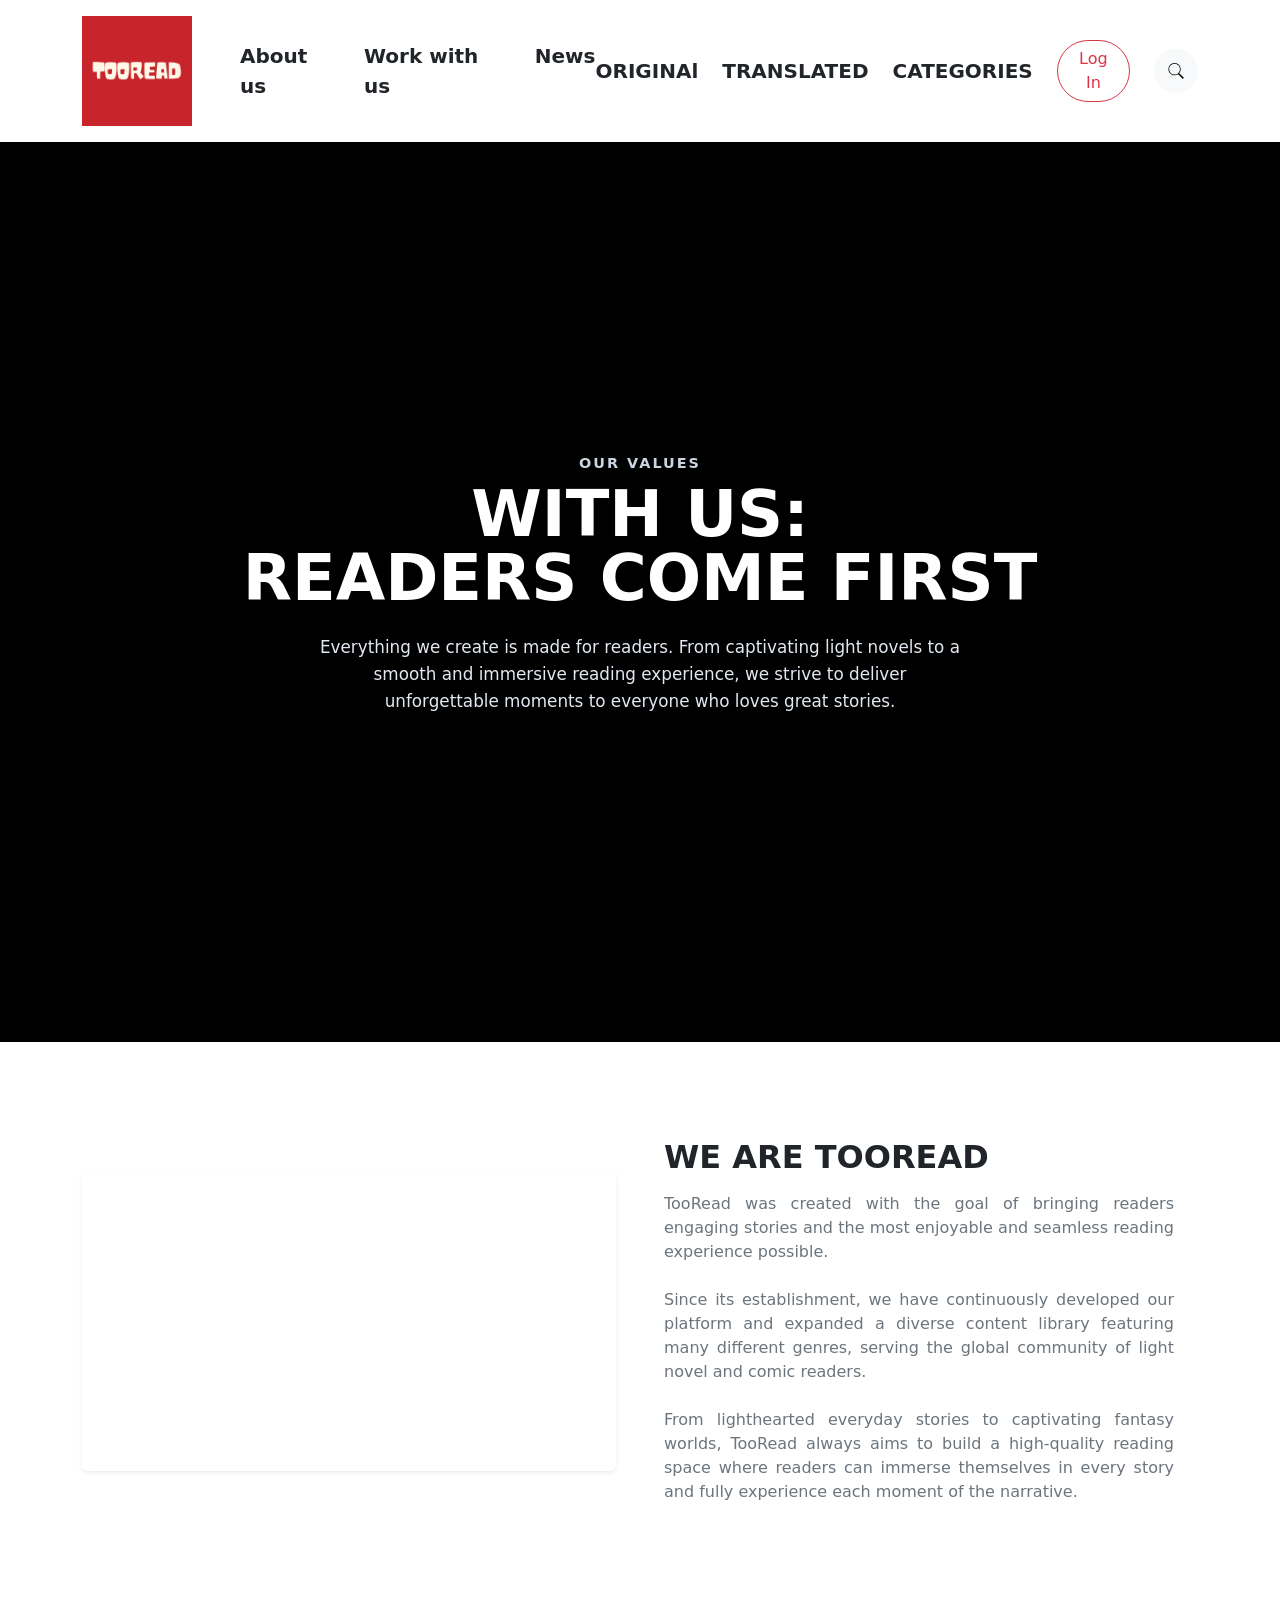
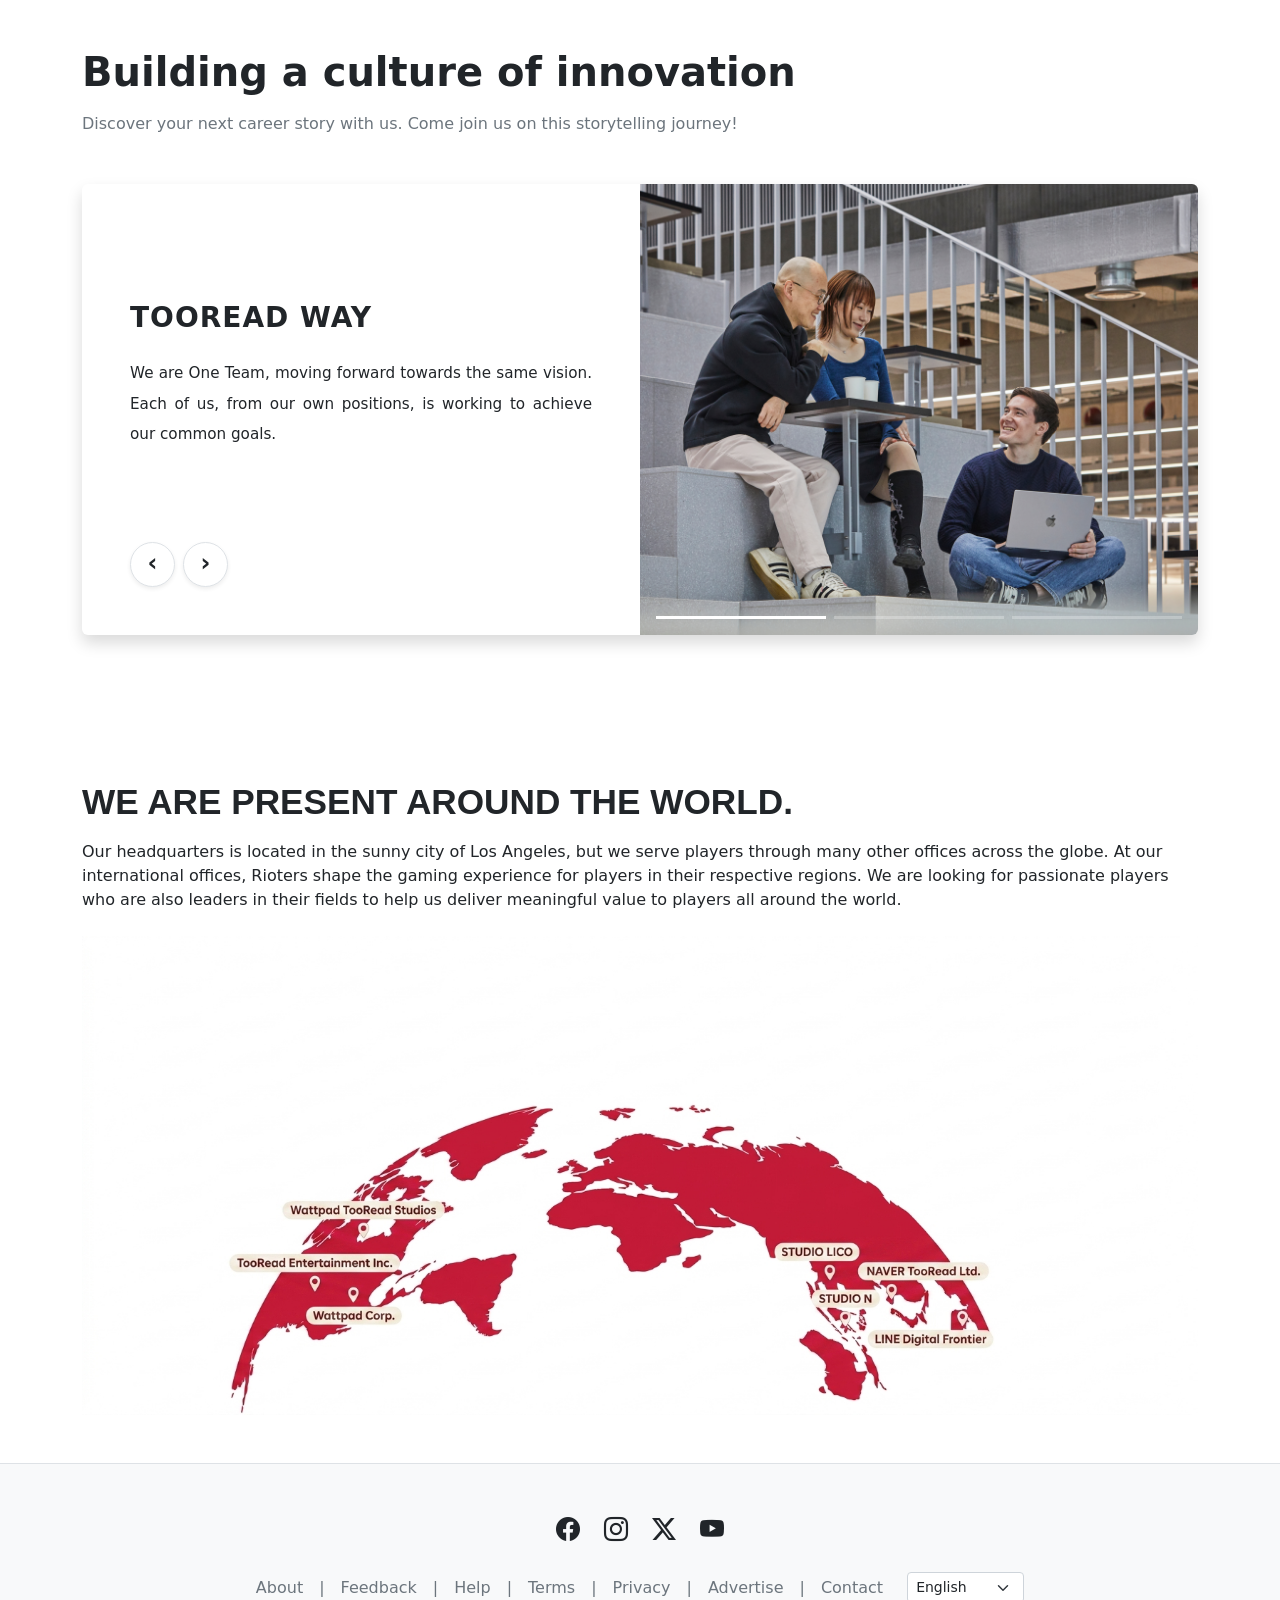
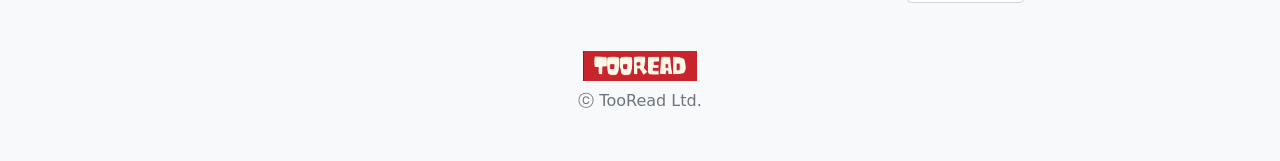
<file: frontend/aboutus.html>
<!doctype html>
<html lang="vi">

<head>
  <meta charset="UTF-8" />
  <meta name="viewport" content="width=device-width, initial-scale=1.0" />
  <title>TooRead - Read Light Novel Online</title>
  <link rel="stylesheet" href="bootstrap-5.2.1-dist/bootstrap-5.2.1-dist/css/bootstrap.min.css" />
  <link rel="stylesheet" href="main.css" />
  <link rel="stylesheet" href="https://cdn.jsdelivr.net/npm/bootstrap-icons@1.11.3/font/bootstrap-icons.min.css" />
  <link rel="stylesheet" href="bootstrap-5.2.1-dist/bootstrap-5.2.1-dist/js/bootstrap.bundle.min.js" />
  <link rel="stylesheet" href="https://cdn.jsdelivr.net/npm/bootstrap-icons@1.11.3/font/bootstrap-icons.min.css" />
</head>

<body>
  <!-- Phần header -->
  <header class="container d-flex justify-content-between align-items-center py-3 fs-5">
    <!-- LEFT -->
    <div class="d-flex align-items-center gap-5">
      <!-- LOGO -->
      <a href="index.html">
        <img src="logo.webp" alt="Logo TooRead" width="110" />
      </a>

      <!-- MENU LEFT -->
      <nav>
        <ul class="d-flex gap-4 list-unstyled m-0">
          <li><a href="#" class="nav-link fw-semibold p-0">About us</a></li>

          <li>
            <a href="#" class="nav-link fw-semibold p-0">Work with us</a>
          </li>

          <li><a href="#" class="nav-link fw-semibold p-0">News</a></li>
        </ul>
      </nav>
    </div>

    <!-- RIGHT -->
    <div>
      <nav>
        <ul class="d-flex gap-4 list-unstyled m-0 align-items-center">
          <li>
            <a href="#" class="nav-link fw-semibold p-0">ORIGINAl</a>
          </li>

          <li>
            <a href="#" class="nav-link fw-semibold p-0">TRANSLATED</a>
          </li>

          <li>
            <a href="#" class="nav-link fw-semibold p-0">CATEGORIES</a>
          </li>

          <!-- LOGIN -->
          <li>
            <button class="btn btn-outline-danger rounded-pill" data-bs-toggle="modal" data-bs-target="#authModal">
              Log In
            </button>
          </li>

          <!-- SEARCH -->
          <li>
            <button class="btn btn-light rounded-circle d-flex align-items-center justify-content-center"
              style="width: 44px; height: 44px">
              <svg xmlns="http://www.w3.org/2000/svg" width="20" height="20" viewBox="0 0 50 50" fill="currentColor">
                <path
                  d="M 21 3 C 11.621094 3 4 10.621094 4 20 C 4 29.378906 11.621094 37 21 37 C 24.710938 37 28.140625 35.804688 30.9375 33.78125 L 44.09375 46.90625 L 46.90625 44.09375 L 33.90625 31.0625 C 36.460938 28.085938 38 24.222656 38 20 C 38 10.621094 30.378906 3 21 3 Z M 21 5 C 29.296875 5 36 11.703125 36 20 C 36 28.296875 29.296875 35 21 35 C 12.703125 35 6 28.296875 6 20 C 6 11.703125 12.703125 5 21 5 Z">
                </path>
              </svg>
            </button>
          </li>
        </ul>
      </nav>
    </div>
  </header>

  <section class="banner position-relative vh-100 overflow-hidden" style="background-color: black;">

    <video autoplay muted loop playsinline class="position-absolute top-0 start-0"
      style="width: 100vw; height: 100vh; object-fit: fill; z-index: 0;">
      <source src="backgorund.mp4" type="video/mp4">
    </video>

    <div class="position-absolute top-0 start-0 w-100 h-100 bg-black opacity-75" style="z-index: 1;"></div>

    <div
      class="position-absolute top-0 start-0 w-100 h-100 d-flex justify-content-center align-items-center text-center text-white p-3"
      style="z-index: 2;">
      <div style="max-width: 800px;">

        <p class="text-uppercase fw-semibold mb-2" style="font-size: 0.9rem; letter-spacing: 2px; color: #cbd5e1;">
          OUR VALUES
        </p>

        <h1 class="text-uppercase fw-black mb-4 lh-1" style="font-size: clamp(2rem, 5vw, 4rem); font-weight: 900;">
          WITH US:<br>
          READERS COME FIRST
        </h1>

        <p class="mx-auto"
          style="font-size: clamp(0.85rem, 1.5vw, 1.05rem); max-width: 650px; color: #e2e8f0; line-height: 1.6;">
          Everything we create is made for readers.
          From captivating light novels to a smooth and immersive reading experience,
          we strive to deliver unforgettable moments to everyone who loves great stories.
        </p>

      </div>
    </div>
  </section>



  <!---giới thiệu-->
  <section class="culture-section py-5 my-5 bg-white">
    <div class="container">
      <div class="row align-items-center g-5">

        <div class="col-12 col-md-6">
          <div class="ratio ratio-16x9 rounded shadow-sm overflow-hidden">
            <iframe src="https://www.youtube.com/embed/AhDoJWPT-MM?si=YRFiau6ijZzM2Jp0" title="YouTube video player"
              frameborder="0"
              allow="accelerometer; autoplay; clipboard-write; encrypted-media; gyroscope; picture-in-picture; web-share"
              referrerpolicy="strict-origin-when-cross-origin" allowfullscreen>
            </iframe>
          </div>
        </div>

        <div class="col-12 col-md-6">
          <div class="intro-content pe-md-4">
            <h2 class="text-uppercase fw-bold fs-2 mb-3 text-dark">
              WE ARE TOOREAD
            </h2>

            <div class="intro-text text-secondary lh-base" style="text-align: justify;">
              <p class="mb-0">
                TooRead was created with the goal of bringing readers engaging stories and the most enjoyable and
                seamless reading experience possible.
                <br><br> Since its establishment, we have continuously developed our platform and expanded a diverse
                content
                library featuring many different genres, serving the global community of light novel and comic readers.
                <br><br>
                From lighthearted everyday stories to captivating fantasy worlds, TooRead always aims to build a
                high-quality reading space where readers can immerse themselves in every story and fully experience each
                moment of the narrative.
              </p>
            </div>
          </div>
        </div>

      </div>
    </div>
  </section>

  <section class="culture-section py-5 my-5 bg-white">
    <div class="container">

      <div class="mb-5">
        <h2 class="fw-bold text-dark mb-3" style="font-size: 2.5rem;">Building a culture of innovation</h2>
        <p class="text-secondary mb-0">Discover your next career story with us. Come join us on this storytelling
          journey!</p>
      </div>

      <div id="cultureCarousel" class="carousel slide carousel-fade" data-bs-ride="false">
        <div class="carousel-inner shadow rounded overflow-hidden">

          <div class="carousel-item active">
            <div class="row g-0">
              <div class="col-12 col-md-6 p-5 d-flex flex-column justify-content-between bg-secondary-subtle"
                style="min-height: 450px;">
                <div class="my-auto">
                  <h3 class="fw-bold text-uppercase text-dark mb-4" style="letter-spacing: 1px;">TOOREAD WAY</h3>
                  <p class="text-dark lh-lg mb-0" style="text-align: justify; font-size: 0.95rem;">
                    We are One Team, moving forward towards the same vision. Each of us, from our own positions, is
                    working to achieve our common goals.
                  </p>
                </div>

                <div class="d-flex gap-2 mt-4">
                  <button
                    class="btn btn-white border rounded-circle d-flex justify-content-center align-items-center bg-white shadow-sm"
                    type="button" data-bs-target="#cultureCarousel" data-bs-slide="prev"
                    style="width: 45px; height: 45px;">
                    <span class="text-dark fw-bold fs-4" style="line-height: 0; margin-top: -3px;">‹</span>
                  </button>
                  <button
                    class="btn btn-white border rounded-circle d-flex justify-content-center align-items-center bg-white shadow-sm"
                    type="button" data-bs-target="#cultureCarousel" data-bs-slide="next"
                    style="width: 45px; height: 45px;">
                    <span class="text-dark fw-bold fs-4" style="line-height: 0; margin-top: -3px;">›</span>
                  </button>
                </div>
              </div>
              <div class="col-12 col-md-6 position-relative">
                <img src="slider-culture-our-vision-1440.png" class="w-100 h-100 object-fit-cover" alt="Culture 1">
                <div class="position-absolute bottom-0 start-0 w-100 p-3 d-flex gap-2">
                  <div class="bg-white opacity-100" style="height: 3px; flex: 1;"></div>
                  <div class="bg-white opacity-25" style="height: 3px; flex: 1;"></div>
                  <div class="bg-white opacity-25" style="height: 3px; flex: 1;"></div>
                </div>
              </div>
            </div>
          </div>

          <div class="carousel-item">
            <div class="row g-0">
              <div class="col-12 col-md-6 p-5 d-flex flex-column justify-content-between bg-secondary-subtle"
                style="min-height: 450px;">
                <div class="my-auto">
                  <h3 class="fw-bold text-uppercase text-dark mb-4" style="letter-spacing: 1px;">Diversity, Equity,
                    Inclusion, and Belonging</h3>
                  <p class="text-dark lh-lg mb-0" style="text-align: justify; font-size: 0.95rem;">
                    We embrace Diversity, Equity, Inclusion, and Belonging (DEIB), fostering a workplace culture where
                    every voice is valued and respected as we work together.
                  </p>
                </div>

                <div class="d-flex gap-2 mt-4">
                  <button
                    class="btn btn-white border rounded-circle d-flex justify-content-center align-items-center bg-white shadow-sm"
                    type="button" data-bs-target="#cultureCarousel" data-bs-slide="prev"
                    style="width: 45px; height: 45px;">
                    <span class="text-dark fw-bold fs-4" style="line-height: 0; margin-top: -3px;">‹</span>
                  </button>
                  <button
                    class="btn btn-white border rounded-circle d-flex justify-content-center align-items-center bg-white shadow-sm"
                    type="button" data-bs-target="#cultureCarousel" data-bs-slide="next"
                    style="width: 45px; height: 45px;">
                    <span class="text-dark fw-bold fs-4" style="line-height: 0; margin-top: -3px;">›</span>
                  </button>
                </div>
              </div>
              <div class="col-12 col-md-6 position-relative">
                <img src="slider-culture-deib-1440.png" class="w-100 h-100 object-fit-cover" alt="Culture 2">
                <div class="position-absolute bottom-0 start-0 w-100 p-3 d-flex gap-2">
                  <div class="bg-white opacity-25" style="height: 3px; flex: 1;"></div>
                  <div class="bg-white opacity-100" style="height: 3px; flex: 1;"></div>
                  <div class="bg-white opacity-25" style="height: 3px; flex: 1;"></div>
                </div>
              </div>
            </div>
          </div>

          <div class="carousel-item">
            <div class="row g-0">
              <div class="col-12 col-md-6 p-5 d-flex flex-column justify-content-between bg-secondary-subtle"
                style="min-height: 450px;">
                <div class="my-auto">
                  <h3 class="fw-bold text-uppercase text-dark mb-4" style="letter-spacing: 1px;">Benefits</h3>
                  <p class="text-dark lh-lg mb-0" style="text-align: justify; font-size: 0.95rem;">
                    We continuously cultivate a culture where you can joyfully immerse yourself and grow together.
                  </p>
                </div>

                <div class="d-flex gap-2 mt-4">
                  <button
                    class="btn btn-white border rounded-circle d-flex justify-content-center align-items-center bg-white shadow-sm"
                    type="button" data-bs-target="#cultureCarousel" data-bs-slide="prev"
                    style="width: 45px; height: 45px;">
                    <span class="text-dark fw-bold fs-4" style="line-height: 0; margin-top: -3px;">‹</span>
                  </button>
                  <button
                    class="btn btn-white border rounded-circle d-flex justify-content-center align-items-center bg-white shadow-sm"
                    type="button" data-bs-target="#cultureCarousel" data-bs-slide="next"
                    style="width: 45px; height: 45px;">
                    <span class="text-dark fw-bold fs-4" style="line-height: 0; margin-top: -3px;">›</span>
                  </button>
                </div>
              </div>
              <div class="col-12 col-md-6 position-relative">
                <img src="slider-culture-benefits-1440.png" class="w-100 h-100 object-fit-cover" alt="Culture 3">
                <div class="position-absolute bottom-0 start-0 w-100 p-3 d-flex gap-2">
                  <div class="bg-white opacity-25" style="height: 3px; flex: 1;"></div>
                  <div class="bg-white opacity-25" style="height: 3px; flex: 1;"></div>
                  <div class="bg-white opacity-100" style="height: 3px; flex: 1;"></div>
                </div>
              </div>
            </div>
          </div>

        </div>
      </div>

    </div>
  </section>
  <!--Phần có mặt toàn cầu-->
  <section class="subsidiary-section py-5 bg-white text-dark">
    <div class="container">

      <div class="mb-4 text-start">
        <h2 class="fw-bold mb-3 text-dark" style="font-size: 2.2rem; font-family: sans-serif; line-height: 1.3;">
          WE ARE PRESENT AROUND THE WORLD.
        </h2>
        <p>Our headquarters is located in the sunny city of Los Angeles, but we serve players through many other offices
          across the globe. At our international offices, Rioters shape the gaming experience for players in their
          respective regions.

          We are looking for passionate players who are also leaders in their fields to help us deliver meaningful value
          to players all around the world.</p>
      </div>

      <div class="map-wrapper position-relative mx-auto" style="max-width: 1200px;">

        <img src="map.png" class="w-100 h-auto d-block" alt="TooRead Global Map">

      </div>

    </div>
  </section>
  </div>
  </section>

  <!--Phần footer-->
  <footer class="bg-light text-center py-5 border-top">
    <div class="container">
      <div class="d-flex justify-content-center gap-4 mb-4 text-dark fs-4">
        <a href="https://www.facebook.com/profile.php?id=61590154946234" target="_blank" rel="noopener noreferrer"
          class="text-dark text-decoration-none"><i class="bi bi-facebook"></i></a>
        <a href="#" class="text-dark text-decoration-none"><i class="bi bi-instagram"></i></a>
        <a href="#" class="text-dark text-decoration-none"><i class="bi bi-twitter-x"></i></a>
        <a href="https://www.youtube.com/channel/UCUM9mIBItZbT-6kkptJIomQ" target="_blank" rel="noopener noreferrer"
          class="text-dark text-decoration-none">
          <i class="bi bi-youtube"></i>
        </a>
      </div>

      <div class="d-flex flex-wrap justify-content-center align-items-center gap-3 mb-5 small-footer-links">
        <a href="aboutus.html" class="text-secondary text-decoration-none">About</a>
        <span class="text-muted divider">|</span>
        <a href="#" class="text-secondary text-decoration-none">Feedback</a>
        <span class="text-muted divider">|</span>
        <a href="#" class="text-secondary text-decoration-none">Help</a>
        <span class="text-muted divider">|</span>
        <a href="terms.html" class="text-secondary text-decoration-none">Terms</a>
        <span class="text-muted divider">|</span>
        <a href="privacy.html" class="text-secondary text-decoration-none">Privacy</a>
        <span class="text-muted divider">|</span>
        <a href="#" class="text-secondary text-decoration-none">Advertise</a>
        <span class="text-muted divider">|</span>
        <a href="contact.html" class="text-secondary text-decoration-none">Contact</a>

        <div class="ms-2">
          <select class="form-select form-select-sm language-dropdown">
            <option value="en" selected>English</option>
            <option value="vi">Tiếng Việt</option>
          </select>
        </div>
      </div>

      <div class="footer-brand-section">
        <div class="mb-2">
          <img src="logo2.webp" alt="TooRead Logo" class="webtoon-style-logo" style="height: 30px; width: auto" />
        </div>
        <p class="text-muted mb-0 copyright-text">ⓒ TooRead Ltd.</p>
      </div>
    </div>
  </footer>
  <script src="bootstrap-5.2.1-dist/bootstrap-5.2.1-dist/js/bootstrap.bundle.min.js"></script>
</body>

</html>
</file>
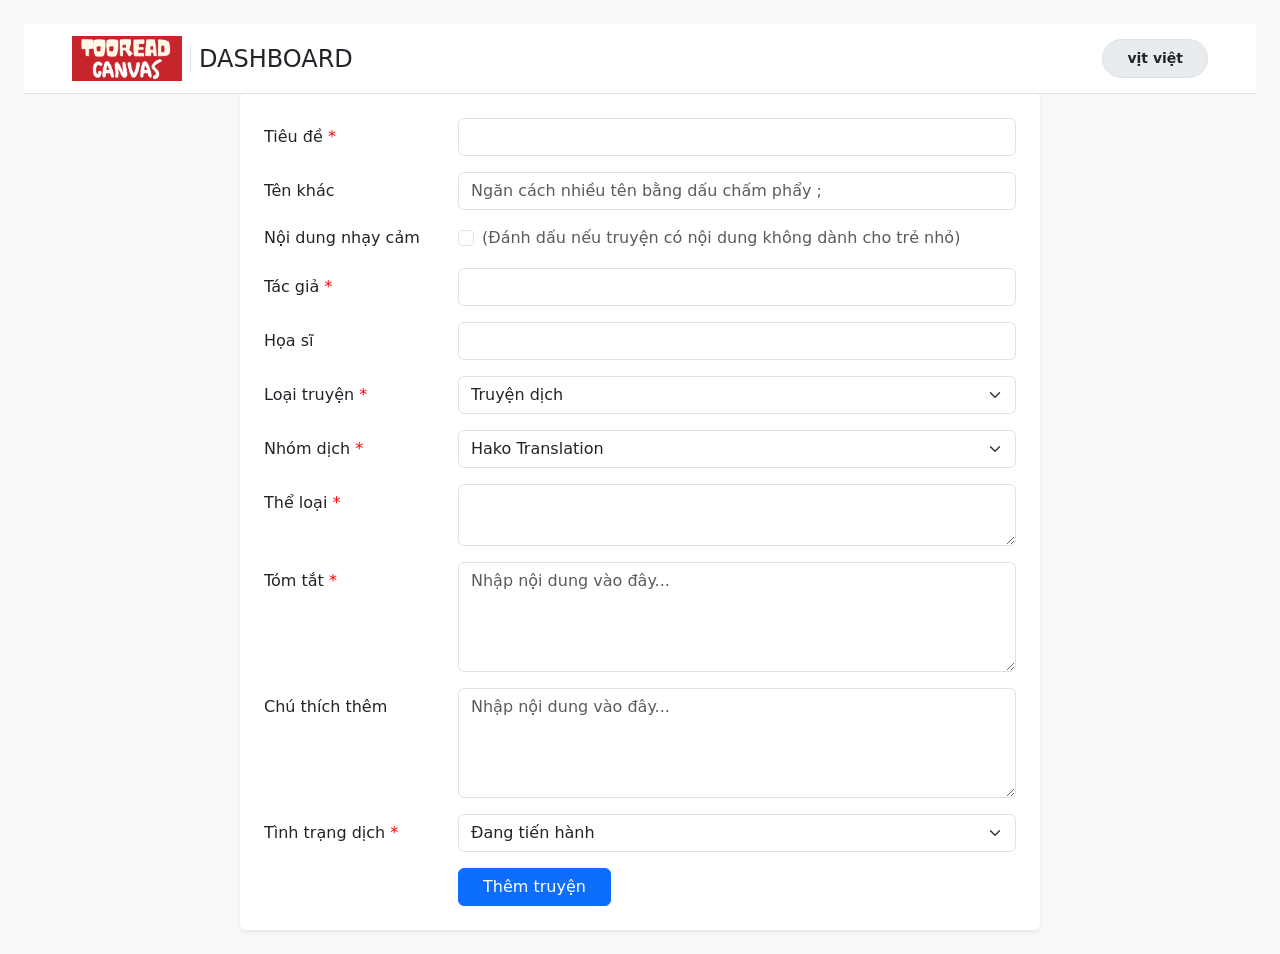
<file: frontend/addStory.html>
<!DOCTYPE html>
<html lang="vi">
<head>
    <meta charset="UTF-8">
    <meta name="viewport" content="width=device-width, initial-scale=1.0">
    <title>Thêm Truyện Mới</title>
    <link href="https://cdn.jsdelivr.net/npm/bootstrap@5.3.0/dist/css/bootstrap.min.css" rel="stylesheet">
    <style>
        .form-label { font-weight: 500; }
        .required::after { content: " *"; color: red; }
    </style>
</head>
<body class="bg-light p-4">

       <header class="navbar navbar-expand bg-white border-bottom align-items-center w-100 px-5" style="height: 70px;">
        <div class="container-fluid d-flex align-items-center justify-content-between p-0">

            <div class="d-flex align-items-center gap-2">
                <a href="index.html" class="d-flex align-items-center gap-3">
                    <img src="logo3.webp" alt="Logo TooRead" width="110">
                </a>

                <div class="border-start bg-body-secondary" style="height: 28px; width: 1px;"></div>

                <span class="fs-4 fw-extrabold text-dark text-uppercase tracking-tight"
                    style="font-family: system-ui, -apple-system, sans-serif;">
                    Dashboard
                </span>
            </div>

            <div class="d-flex align-items-center">
                <span class="bg-body-secondary text-dark rounded-pill px-4 py-2 fw-bold small border text-nowrap">
                    vịt việt
                </span>
            </div>

        </div>
    </header>

<div class="container bg-white p-4 shadow-sm rounded" style="max-width: 800px;">
    <form>
        <div class="mb-3 row">
            <label class="col-sm-3 col-form-label required">Tiêu đề</label>
            <div class="col-sm-9">
                <input type="text" class="form-control">
            </div>
        </div>

        <div class="mb-3 row">
            <label class="col-sm-3 col-form-label">Tên khác</label>
            <div class="col-sm-9">
                <input type="text" class="form-control" placeholder="Ngăn cách nhiều tên bằng dấu chấm phẩy ;">
            </div>
        </div>

        <div class="mb-3 row">
            <div class="col-sm-3">Nội dung nhạy cảm</div>
            <div class="col-sm-9">
                <div class="form-check">
                    <input class="form-check-input" type="checkbox" id="sensitive">
                    <label class="form-check-label text-muted" for="sensitive">(Đánh dấu nếu truyện có nội dung không dành cho trẻ nhỏ)</label>
                </div>
            </div>
        </div>

        <div class="mb-3 row">
            <label class="col-sm-3 col-form-label required">Tác giả</label>
            <div class="col-sm-9"><input type="text" class="form-control"></div>
        </div>
        <div class="mb-3 row">
            <label class="col-sm-3 col-form-label">Họa sĩ</label>
            <div class="col-sm-9"><input type="text" class="form-control"></div>
        </div>

        <div class="mb-3 row">
            <label class="col-sm-3 col-form-label required">Loại truyện</label>
            <div class="col-sm-9">
                <select class="form-select"><option>Truyện dịch</option></select>
            </div>
        </div>
        <div class="mb-3 row">
            <label class="col-sm-3 col-form-label required">Nhóm dịch</label>
            <div class="col-sm-9">
                <select class="form-select"><option>Hako Translation</option></select>
            </div>
        </div>

        <div class="mb-3 row">
            <label class="col-sm-3 col-form-label required">Thể loại</label>
            <div class="col-sm-9"><textarea class="form-control" rows="2"></textarea></div>
        </div>

        <div class="mb-3 row">
            <label class="col-sm-3 col-form-label required">Tóm tắt</label>
            <div class="col-sm-9">
                <textarea class="form-control" rows="4" placeholder="Nhập nội dung vào đây..."></textarea>
            </div>
        </div>

        <div class="mb-3 row">
            <label class="col-sm-3 col-form-label">Chú thích thêm</label>
            <div class="col-sm-9">
                <textarea class="form-control" rows="4" placeholder="Nhập nội dung vào đây..."></textarea>
            </div>
        </div>

        <div class="mb-3 row">
            <label class="col-sm-3 col-form-label required">Tình trạng dịch</label>
            <div class="col-sm-9">
                <select class="form-select"><option>Đang tiến hành</option></select>
            </div>
        </div>

        <div class="row">
            <div class="col-sm-9 offset-sm-3">
                <button type="submit" class="btn btn-primary px-4">Thêm truyện</button>
            </div>
        </div>
    </form>
</div>

</body>
</html>
</file>
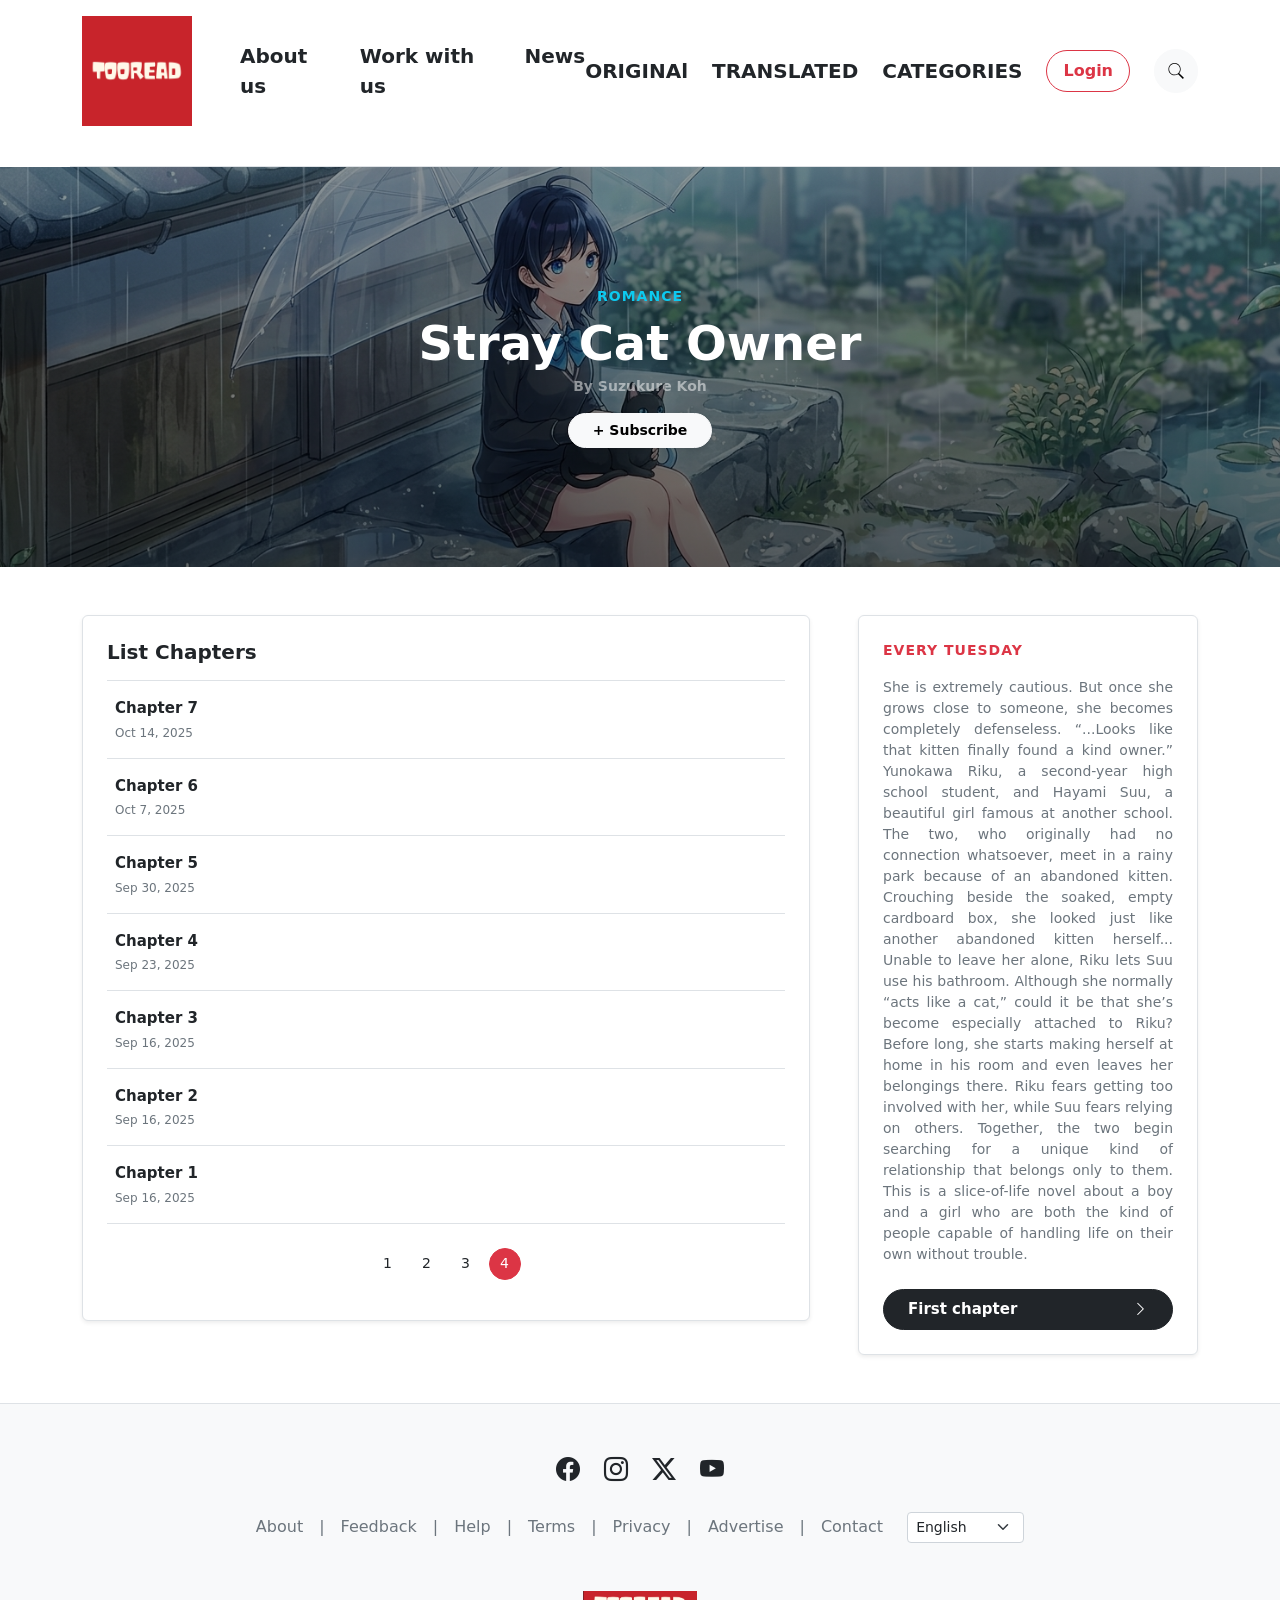
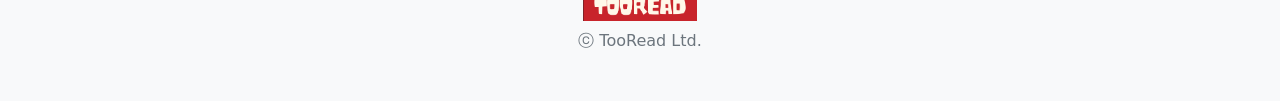
<file: frontend/chapters.html>
<!DOCTYPE html>
<html lang="vi">

<head>
    <meta charset="UTF-8">
    <meta name="viewport" content="width=device-width, initial-scale=1.0">
    <title>TooRead - Read Light Novel Online</title>
    <link rel="stylesheet" href="bootstrap-5.2.1-dist/bootstrap-5.2.1-dist/css/bootstrap.min.css">
    <link rel="stylesheet" href="main.css">
    <link rel="stylesheet" href="https://cdn.jsdelivr.net/npm/bootstrap-icons@1.11.3/font/bootstrap-icons.min.css">
</head>

<body>
    <header class="container d-flex justify-content-between align-items-center py-3 fs-5">

        <!-- LEFT -->
        <div class="d-flex align-items-center gap-5">

            <!-- LOGO -->
            <a href="index.html">
                <img src="logo.webp" alt="Logo TooRead" width="110">
            </a>

            <!-- MENU LEFT -->
            <nav>
                <ul class="d-flex gap-4 list-unstyled m-0">

                    <li><a href="aboutus.html" class="nav-link fw-semibold p-0">About us</a></li>

                    <li><a href="#" class="nav-link fw-semibold p-0">Work with us</a></li>

                    <li><a href="#" class="nav-link fw-semibold p-0">News</a></li>

                </ul>
            </nav>

        </div>

        <!-- RIGHT -->
        <div>
            <nav>
                <ul class="d-flex gap-4 list-unstyled m-0 align-items-center">

                    <li>
                        <a href="#" class="nav-link fw-semibold p-0">ORIGINAl</a>
                    </li>

                    <li>
                        <a href="#" class="nav-link fw-semibold p-0">TRANSLATED</a>
                    </li>

                    <li>
                        <a href="#" class="nav-link fw-semibold p-0">CATEGORIES</a>
                    </li>

                    <!-- LOGIN -->
                    <li>
                        <a href="#" class="btn btn-outline-danger rounded-pill fw-semibold px-3 py-2 fs-6">
                            Login
                        </a>
                    </li>

                    <!-- SEARCH -->
                    <li>
                        <button class="btn btn-light rounded-circle d-flex align-items-center justify-content-center"
                            style="width: 44px; height: 44px;">
                            <svg xmlns="http://www.w3.org/2000/svg" width="20" height="20" viewBox="0 0 50 50"
                                fill="currentColor">
                                <path
                                    d="M 21 3 C 11.621094 3 4 10.621094 4 20 C 4 29.378906 11.621094 37 21 37 C 24.710938 37 28.140625 35.804688 30.9375 33.78125 L 44.09375 46.90625 L 46.90625 44.09375 L 33.90625 31.0625 C 36.460938 28.085938 38 24.222656 38 20 C 38 10.621094 30.378906 3 21 3 Z M 21 5 C 29.296875 5 36 11.703125 36 20 C 36 28.296875 29.296875 35 21 35 C 12.703125 35 6 28.296875 6 20 C 6 11.703125 12.703125 5 21 5 Z">
                                </path>
                            </svg>
                        </button>
                    </li>

                </ul>
            </nav>
        </div>

    </header>

    <header
        class="container d-flex justify-content-between align-items-center py-3 pb-2 border-bottom border-secondary-subtle">
    </header>

    <!-- chọn chap truyện-->
    <section class="story-banner d-flex align-items-center text-white position-relative"
        style="background-image: linear-gradient(rgba(0, 0, 0, 0.4), rgba(0, 0, 0, 0.6)), url('data4.png');">

        <div class="container text-center content-wrapper">
            <div class="row align-items-center">
                <div class="col-lg-8 offset-lg-2 text-center shadow-text">

                    <span class="text-uppercase small fw-bold text-info tracking-wider d-block mb-2">Romance</span>

                    <h1 class="display-5 fw-bold mb-1">Stray Cat Owner</h1>

                    <div class="text-white-50 small fw-semibold mb-3">By Suzukure Koh</div>

                    <div class="mt-3">
                        <button class="btn btn-light rounded-pill px-4 fw-bold shadow-sm btn-subscribe">
                            + Subscribe
                        </button>
                    </div>

                </div>
            </div>
        </div>
    </section>

    <main class="container my-5">
        <div class="row g-5">
            <div class="col-lg-8">
                <div class="bg-white p-4 rounded shadow-sm border">
                    <h2 class="h5 fw-bold text-dark border-bottom pb-3 mb-0">List Chapters</h2>

                    <div class="chapter-list">

                        <div class="py-3 border-bottom chapter-item ps-2">
                            <a href="read.html"
                                class="text-decoration-none text-dark fw-semibold d-block chapter-title">Chapter 7</a>
                            <div class="text-muted text-xs mt-1">Oct 14, 2025</div>
                        </div>

                        <div class="py-3 border-bottom chapter-item ps-2">
                            <a href="read.html"
                                class="text-decoration-none text-dark fw-semibold d-block chapter-title">Chapter 6</a>
                            <div class="text-muted text-xs mt-1">Oct 7, 2025</div>
                        </div>

                        <div class="py-3 border-bottom chapter-item ps-2">
                            <a href="read.html"
                                class="text-decoration-none text-dark fw-semibold d-block chapter-title">Chapter 5</a>
                            <div class="text-muted text-xs mt-1">Sep 30, 2025</div>
                        </div>

                        <div class="py-3 border-bottom chapter-item ps-2">
                            <a href="read.html"
                                class="text-decoration-none text-dark fw-semibold d-block chapter-title">Chapter 4</a>
                            <div class="text-muted text-xs mt-1">Sep 23, 2025</div>
                        </div>

                        <div class="py-3 border-bottom chapter-item ps-2">
                            <a href="read.html"
                                class="text-decoration-none text-dark fw-semibold d-block chapter-title">Chapter 3</a>
                            <div class="text-muted text-xs mt-1">Sep 16, 2025</div>
                        </div>

                        <div class="py-3 border-bottom chapter-item ps-2">
                            <a href="read.html"
                                class="text-decoration-none text-dark fw-semibold d-block chapter-title">Chapter 2</a>
                            <div class="text-muted text-xs mt-1">Sep 16, 2025</div>
                        </div>

                        <div class="py-3 border-bottom chapter-item ps-2">
                            <a href="read.html"
                                class="text-decoration-none text-dark fw-semibold d-block chapter-title">Chapter 1</a>
                            <div class="text-muted text-xs mt-1">Sep 16, 2025</div>
                        </div>

                    </div>

                    <nav class="mt-4">
                        <ul class="pagination pagination-sm justify-content-center gap-2">
                            <li class="page-item">
                                <a class="page-link text-dark border-0 bg-transparent d-flex align-items-center justify-content-center rounded-circle"
                                    style="width: 32px; height: 32px;" href="#">1</a>
                            </li>
                            <li class="page-item">
                                <a class="page-link text-dark border-0 bg-transparent d-flex align-items-center justify-content-center rounded-circle"
                                    style="width: 32px; height: 32px;" href="#">2</a>
                            </li>
                            <li class="page-item">
                                <a class="page-link text-dark border-0 bg-transparent d-flex align-items-center justify-content-center rounded-circle"
                                    style="width: 32px; height: 32px;" href="#">3</a>
                            </li>
                            <li class="page-item active">
                                <a class="page-link bg-danger border-danger text-white d-flex align-items-center justify-content-center rounded-circle"
                                    style="width: 32px; height: 32px;" href="#">4</a>
                            </li>
                        </ul>
                    </nav>

                </div>
            </div>
            <div class="col-lg-4">
                <div class="bg-white p-4 rounded shadow-sm border sticky-top" style="top: 20px;">
                    <div class="text-danger fw-bold small mb-3 tracking-wider">
                        EVERY TUESDAY
                    </div>

                    <p class="text-secondary small lh-base mb-4" style="text-align: justify;">
                        She is extremely cautious. But once she grows close to someone, she becomes completely
                        defenseless.
                        “...Looks like that kitten finally found a kind owner.”
                        Yunokawa Riku, a second-year high school student, and Hayami Suu, a beautiful girl famous at
                        another school. The two, who originally had no connection whatsoever, meet in a rainy park
                        because of an abandoned kitten.
                        Crouching beside the soaked, empty cardboard box, she looked just like another abandoned kitten
                        herself...
                        Unable to leave her alone, Riku lets Suu use his bathroom. Although she normally “acts like a
                        cat,” could it be that she’s become especially attached to Riku? Before long, she starts making
                        herself at home in his room and even leaves her belongings there.
                        Riku fears getting too involved with her, while Suu fears relying on others.
                        Together, the two begin searching for a unique kind of relationship that belongs only to them.
                        This is a slice-of-life novel about a boy and a girl who are both the kind of people capable of
                        handling life on their own without trouble.
                    </p>

                    <a href="reader.html"
                        class="btn btn-dark w-100 rounded-pill py-2 fw-semibold d-flex justify-content-between align-items-center px-4 btn-first-ep">
                        <span>First chapter</span>
                        <i class="bi bi-chevron-right"></i>
                    </a>
                </div>
            </div>
        </div>
    </main>

  <!--Phần footer-->
  <footer class="bg-light text-center py-5 border-top">
    <div class="container">
      <div class="d-flex justify-content-center gap-4 mb-4 text-dark fs-4">
        <a href="https://www.facebook.com/profile.php?id=61590154946234" target="_blank" rel="noopener noreferrer"
          class="text-dark text-decoration-none"><i class="bi bi-facebook"></i></a>
        <a href="#" class="text-dark text-decoration-none"><i class="bi bi-instagram"></i></a>
        <a href="#" class="text-dark text-decoration-none"><i class="bi bi-twitter-x"></i></a>
        <a href="https://www.youtube.com/channel/UCUM9mIBItZbT-6kkptJIomQ" target="_blank" rel="noopener noreferrer"
          class="text-dark text-decoration-none">
          <i class="bi bi-youtube"></i>
        </a>
      </div>

      <div class="d-flex flex-wrap justify-content-center align-items-center gap-3 mb-5 small-footer-links">
        <a href="aboutus.html" class="text-secondary text-decoration-none">About</a>
        <span class="text-muted divider">|</span>
        <a href="#" class="text-secondary text-decoration-none">Feedback</a>
        <span class="text-muted divider">|</span>
        <a href="#" class="text-secondary text-decoration-none">Help</a>
        <span class="text-muted divider">|</span>
        <a href="terms.html" class="text-secondary text-decoration-none">Terms</a>
        <span class="text-muted divider">|</span>
        <a href="privacy.html" class="text-secondary text-decoration-none">Privacy</a>
        <span class="text-muted divider">|</span>
        <a href="#" class="text-secondary text-decoration-none">Advertise</a>
        <span class="text-muted divider">|</span>
        <a href="contact.html" class="text-secondary text-decoration-none">Contact</a>

        <div class="ms-2">
          <select class="form-select form-select-sm language-dropdown">
            <option value="en" selected>English</option>
            <option value="vi">Tiếng Việt</option>
          </select>
        </div>
      </div>

      <div class="footer-brand-section">
        <div class="mb-2">
          <img src="logo2.webp" alt="TooRead Logo" class="webtoon-style-logo" style="height: 30px; width: auto" />
        </div>
        <p class="text-muted mb-0 copyright-text">ⓒ TooRead Ltd.</p>
      </div>
    </div>
  </footer>
  <script src="bootstrap-5.2.1-dist/bootstrap-5.2.1-dist/js/bootstrap.bundle.min.js"></script>
</body>

</html>
</file>
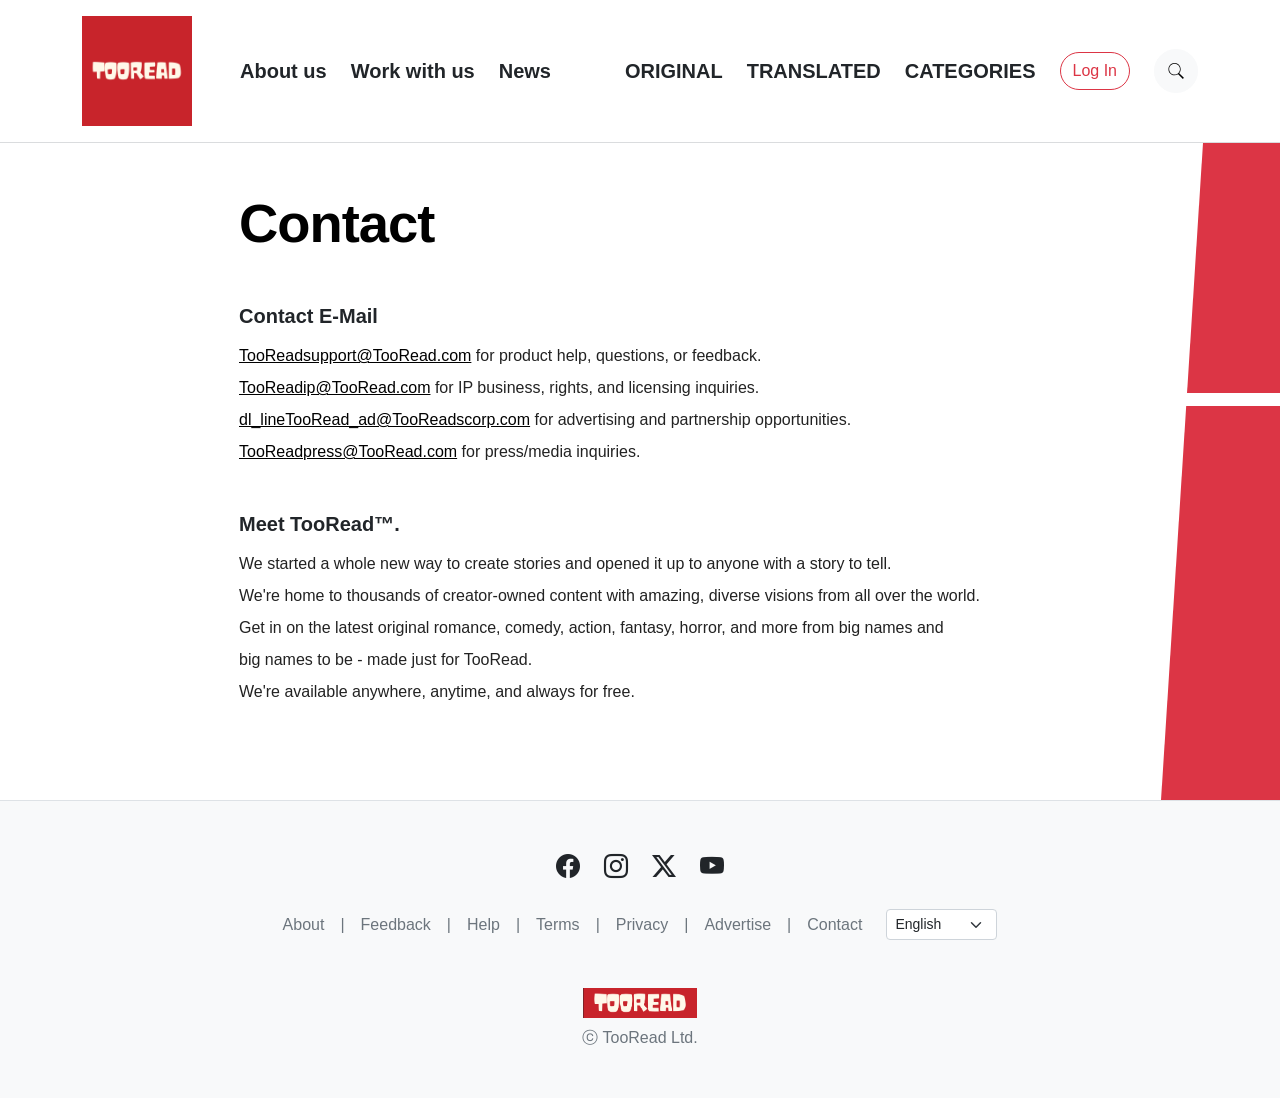
<file: frontend/contact.html>
<!DOCTYPE html>
<html lang="vi">

<head>
    <meta charset="UTF-8">
    <meta name="viewport" content="width=device-width, initial-scale=1.0">
    <title>TooRead - Read Light Novel Online</title>
    <link rel="stylesheet" href="bootstrap-5.2.1-dist/bootstrap-5.2.1-dist/css/bootstrap.min.css">
    <link rel="stylesheet" href="main.css">
    <link rel="stylesheet" href="https://cdn.jsdelivr.net/npm/bootstrap-icons@1.11.3/font/bootstrap-icons.min.css">
    
    <style>
        /* CSS bổ sung để tạo bố cục và dải màu đỏ bên phải giống TooRead */
        body {
            font-family: -apple-system, BlinkMacSystemFont, "Segoe UI", Roboto, Arial, sans-serif;
            overflow-x: hidden;
            position: relative;
        }
        
        /* Đè font-size và khoảng cách cho tiêu đề Contact giống ảnh */
        .main-title {
            font-size: 3.4rem;
            font-weight: 900;
            letter-spacing: -1px;
            color: #000;
        }

        .contact-link {
            color: #000;
            text-decoration: underline;
            font-weight: 400;
        }

        .content-text {
            color: #222;
            font-weight: 400;
        }

        /* Khối layout chia vùng nội dung và vùng màu trang trí bên phải */
        .page-wrapper {
            display: flex;
            min-height: 70vh;
            position: relative;
        }

        .content-area {
            flex: 1;
            max-width: 850px;
            padding-right: 40px;
        }

        /* Vùng màu đỏ trang trí bên phải giống trong ảnh */
        .right-decor-banner {
    width: 140px; /* Tăng nhẹ độ rộng để góc vát đẹp hơn */
    position: absolute;
    right: 0;
    top: 0;
    bottom: 0;
    z-index: 10;
    
    /* Tạo hiệu ứng đứt đoạn bằng linear-gradient (Khối trên chiếm 38%, khoảng trống 2%, khối dưới chiếm 60%) */
    background: linear-gradient(
        to bottom,
        #dc3545 0%,
        #dc3545 38%,
        transparent 38%,
        transparent 40%,
        #dc3545 40%,
        #dc3545 100%
    );

    /* Cắt vát chéo góc bên trái: phần trên thụt vào (x:45%), phần dưới thụt vào nhiều hơn (x:15%) */
    clip-path: polygon(45% 0%, 100% 0%, 100% 100%, 15% 100%);
}

/* Điều chỉnh lại nút "Recently viewed" để bám dọc theo đường vát chéo */
.recently-viewed-btn {
    background-color: #fff;
    color: #000;
    border: 1px solid #d1d1d1;
    padding: 10px 18px;
    font-size: 14px;
    font-weight: 500;
    white-space: nowrap;
    
    /* Xoay dọc nút */
    transform: rotate(90deg);
    transform-origin: right bottom;
    
    position: absolute;
    right: 95px; /* Ghim sát cạnh của khối đỏ phía dưới */
    top: 380px;  /* Đẩy nút xuống nằm ngay mép đầu của khối đỏ phía dưới */
    
    border-radius: 6px 6px 0 0;
    box-shadow: -2px 0 8px rgba(0,0,0,0.05);
    z-index: 11;
    cursor: pointer;
}

/* Thêm icon mũi tên hướng xuống nhỏ cho nút */
.recently-viewed-btn::after {
    content: " chevron_down";
    font-family: "bootstrap-icons";
    font-size: 11px;
    margin-left: 8px;
    display: inline-block;
    transform: rotate(-90deg); /* Xoay lại icon do nút đã bị xoay */
} 
    </style>
</head>

<body>

    <header class="container d-flex justify-content-between align-items-center py-3 fs-5">
        <div class="d-flex align-items-center gap-5">
            <a href="index.html">
                <img src="logo.webp" alt="Logo TooRead" width="110">
            </a>
            <nav>
                <ul class="d-flex gap-4 list-unstyled m-0">
                    <li><a href="#" class="nav-link fw-semibold p-0">About us</a></li>
                    <li><a href="#" class="nav-link fw-semibold p-0">Work with us</a></li>
                    <li><a href="#" class="nav-link fw-semibold p-0">News</a></li>
                </ul>
            </nav>
        </div>

        <div>
            <nav>
                <ul class="d-flex gap-4 list-unstyled m-0 align-items-center">
                    <li><a href="#" class="nav-link fw-semibold p-0">ORIGINAL</a></li>
                    <li><a href="#" class="nav-link fw-semibold p-0">TRANSLATED</a></li>
                    <li><a href="#" class="nav-link fw-semibold p-0">CATEGORIES</a></li>
                    <li>
                        <button class="btn btn-outline-danger rounded-pill" data-bs-toggle="modal" data-bs-target="#authModal">
                            Log In
                        </button>
                    </li>
                    <li>
                        <button class="btn btn-light rounded-circle d-flex align-items-center justify-content-center" style="width: 44px; height: 44px;">
                            <svg xmlns="http://www.w3.org/2000/svg" width="20" height="20" viewBox="0 0 50 50" fill="currentColor">
                                <path d="M 21 3 C 11.621094 3 4 10.621094 4 20 C 4 29.378906 11.621094 37 21 37 C 24.710938 37 28.140625 35.804688 30.9375 33.78125 L 44.09375 46.90625 L 46.90625 44.09375 L 33.90625 31.0625 C 36.460938 28.085938 38 24.222656 38 20 C 38 10.621094 30.378906 3 21 3 Z M 21 5 C 29.296875 5 36 11.703125 36 20 C 36 28.296875 29.296875 35 21 35 C 12.703125 35 6 28.296875 6 20 C 6 11.703125 12.703125 5 21 5 Z"></path>
                            </svg>
                        </button>
                    </li>
                </ul>
            </nav>
        </div>
    </header>

    <hr class="m-0 text-muted opacity-25">

    <div class="page-wrapper container-fluid p-0">
        
        <div class="container py-5 px-4 content-area">
            
            <h1 class="main-title mb-5">Contact</h1>

            <div class="mb-5">
                <h5 class="fw-bold mb-3">Contact E-Mail</h5>
                
                <p class="mb-2">
                    <a href="mailto:TooReadsupport@TooRead.com" class="contact-link">TooReadsupport@TooRead.com</a> 
                    <span class="content-text">for product help, questions, or feedback.</span>
                </p>
                
                <p class="mb-2">
                    <a href="mailto:TooReadip@TooRead.com" class="contact-link">TooReadip@TooRead.com</a> 
                    <span class="content-text">for IP business, rights, and licensing inquiries.</span>
                </p>
                
                <p class="mb-2">
                    <a href="mailto:dl_lineTooRead_ad@TooReadscorp.com" class="contact-link">dl_lineTooRead_ad@TooReadscorp.com</a> 
                    <span class="content-text">for advertising and partnership opportunities.</span>
                </p>
                
                <p class="mb-2">
                    <a href="mailto:TooReadpress@TooRead.com" class="contact-link">TooReadpress@TooRead.com</a> 
                    <span class="content-text">for press/media inquiries.</span>
                </p>
            </div>

            <div class="my-5"></div>

            <div class="mb-5">
                <h5 class="fw-bold mb-3">Meet TooRead™.</h5>
                <p class="content-text mb-2">We started a whole new way to create stories and opened it up to anyone with a story to tell.</p>
                <p class="content-text mb-2">We're home to thousands of creator-owned content with amazing, diverse visions from all over the world.</p>
                <p class="content-text mb-2">Get in on the latest original romance, comedy, action, fantasy, horror, and more from big names and</p>
                <p class="content-text mb-2">big names to be - made just for TooRead.</p>
                <p class="content-text mb-2">We're available anywhere, anytime, and always for free.</p>
            </div>
        </div>


        <div class="right-decor-banner"></div>
    </div>


 <!--Phần footer-->
  <footer class="bg-light text-center py-5 border-top">
    <div class="container">
      <div class="d-flex justify-content-center gap-4 mb-4 text-dark fs-4">
        <a href="https://www.facebook.com/profile.php?id=61590154946234" target="_blank" rel="noopener noreferrer"
          class="text-dark text-decoration-none"><i class="bi bi-facebook"></i></a>
        <a href="#" class="text-dark text-decoration-none"><i class="bi bi-instagram"></i></a>
        <a href="#" class="text-dark text-decoration-none"><i class="bi bi-twitter-x"></i></a>
        <a href="https://www.youtube.com/channel/UCUM9mIBItZbT-6kkptJIomQ" target="_blank" rel="noopener noreferrer"
          class="text-dark text-decoration-none">
          <i class="bi bi-youtube"></i>
        </a>
      </div>

      <div class="d-flex flex-wrap justify-content-center align-items-center gap-3 mb-5 small-footer-links">
        <a href="aboutus.html" class="text-secondary text-decoration-none">About</a>
        <span class="text-muted divider">|</span>
        <a href="#" class="text-secondary text-decoration-none">Feedback</a>
        <span class="text-muted divider">|</span>
        <a href="#" class="text-secondary text-decoration-none">Help</a>
        <span class="text-muted divider">|</span>
        <a href="terms.html" class="text-secondary text-decoration-none">Terms</a>
        <span class="text-muted divider">|</span>
        <a href="privacy.html" class="text-secondary text-decoration-none">Privacy</a>
        <span class="text-muted divider">|</span>
        <a href="#" class="text-secondary text-decoration-none">Advertise</a>
        <span class="text-muted divider">|</span>
        <a href="contact.html" class="text-secondary text-decoration-none">Contact</a>

        <div class="ms-2">
          <select class="form-select form-select-sm language-dropdown">
            <option value="en" selected>English</option>
            <option value="vi">Tiếng Việt</option>
          </select>
        </div>
      </div>

      <div class="footer-brand-section">
        <div class="mb-2">
          <img src="logo2.webp" alt="TooRead Logo" class="TooRead-style-logo" style="height: 30px; width: auto" />
        </div>
        <p class="text-muted mb-0 copyright-text">ⓒ TooRead Ltd.</p>
      </div>
    </div>
  </footer>
  

    <div class="modal fade" id="authModal" tabindex="-1" aria-labelledby="authModalLabel" aria-hidden="true">
        <div class="modal-dialog modal-dialog-centered" style="max-width: 400px;">
            <div class="modal-content border-0 shadow-lg" style="border-radius: 16px; overflow: hidden;">
                <div class="modal-header border-0 pb-0 justify-content-end">
                    <button type="button" class="btn-close m-2" data-bs-dismiss="modal" aria-label="Close"></button>
                </div>

                <div class="modal-body px-4 pb-4 pt-0">
                    <div class="text-center mb-4">
                        <img src="logo2.webp" alt="TooRead Logo" style="height: 28px; width: auto; object-fit: contain;">
                    </div>

                    <div id="loginSection">
                        <div class="text-center mb-4">
                            <h4 class="fw-bold text-dark mb-1">Log in to TooRead</h4>
                            <p class="text-secondary small">Nhập tài khoản để tiếp tục đọc truyện</p>
                        </div>

                        <form id="modalLoginForm">
                            <div class="mb-3">
                                <label class="form-label small fw-semibold text-secondary">Email address</label>
                                <input type="email" id="modalLoginEmail" class="form-control rounded-3 py-2" placeholder="name@example.com" required>
                            </div>
                            <div class="mb-4">
                                <label class="form-label small fw-semibold text-secondary">Password</label>
                                <input type="password" id="modalLoginPassword" class="form-control rounded-3 py-2" placeholder="••••••••" required>
                            </div>
                            <button type="submit" class="btn btn-dark w-100 rounded-pill py-2 fw-semibold mb-3 btn-auth-action">Sign In</button>
                        </form>

                        <div class="text-center mt-2">
                            <p class="small text-secondary mb-0">Chưa có tài khoản? <a href="#" id="linkToRegister" class="text-danger text-decoration-none fw-bold">Đăng ký ngay</a></p>
                        </div>
                    </div>

                    <div id="registerSection" class="d-none">
                        <div class="text-center mb-4">
                            <h4 class="fw-bold text-dark mb-1">Create Account</h4>
                            <p class="text-secondary small">Đăng ký tài khoản TooRead miễn phí</p>
                        </div>

                        <form id="modalRegisterForm">
                            <div class="mb-3">
                                <label class="form-label small fw-semibold text-secondary">Username</label>
                                <input type="text" id="modalRegName" class="form-control rounded-3 py-2" placeholder="Nguyễn Văn A" required>
                            </div>
                            <div class="mb-3">
                                <label class="form-label small fw-semibold text-secondary">Email address</label>
                                <input type="email" id="modalRegEmail" class="form-control rounded-3 py-2" placeholder="name@example.com" required>
                            </div>
                            <div class="mb-4">
                                <label class="form-label small fw-semibold text-secondary">Password</label>
                                <input type="password" id="modalRegPassword" class="form-control rounded-3 py-2" placeholder="Tối thiểu 6 ký tự" minlength="6" required>
                            </div>
                            <button type="submit" class="btn btn-dark w-100 rounded-pill py-2 fw-semibold mb-3 btn-auth-action">Sign Up</button>
                        </form>

                        <div class="text-center mt-2">
                            <p class="small text-secondary mb-0">Đã có tài khoản? <a href="#" id="linkToLogin" class="text-danger text-decoration-none fw-bold">Đăng nhập</a></p>
                        </div>
                    </div>
                </div>
            </div>
        </div>
    </div>

    <script src="bootstrap-5.2.1-dist/bootstrap-5.2.1-dist/js/bootstrap.bundle.min.js"></script>
    <script src="auth.js"></script>
</body>
</html>
</file>
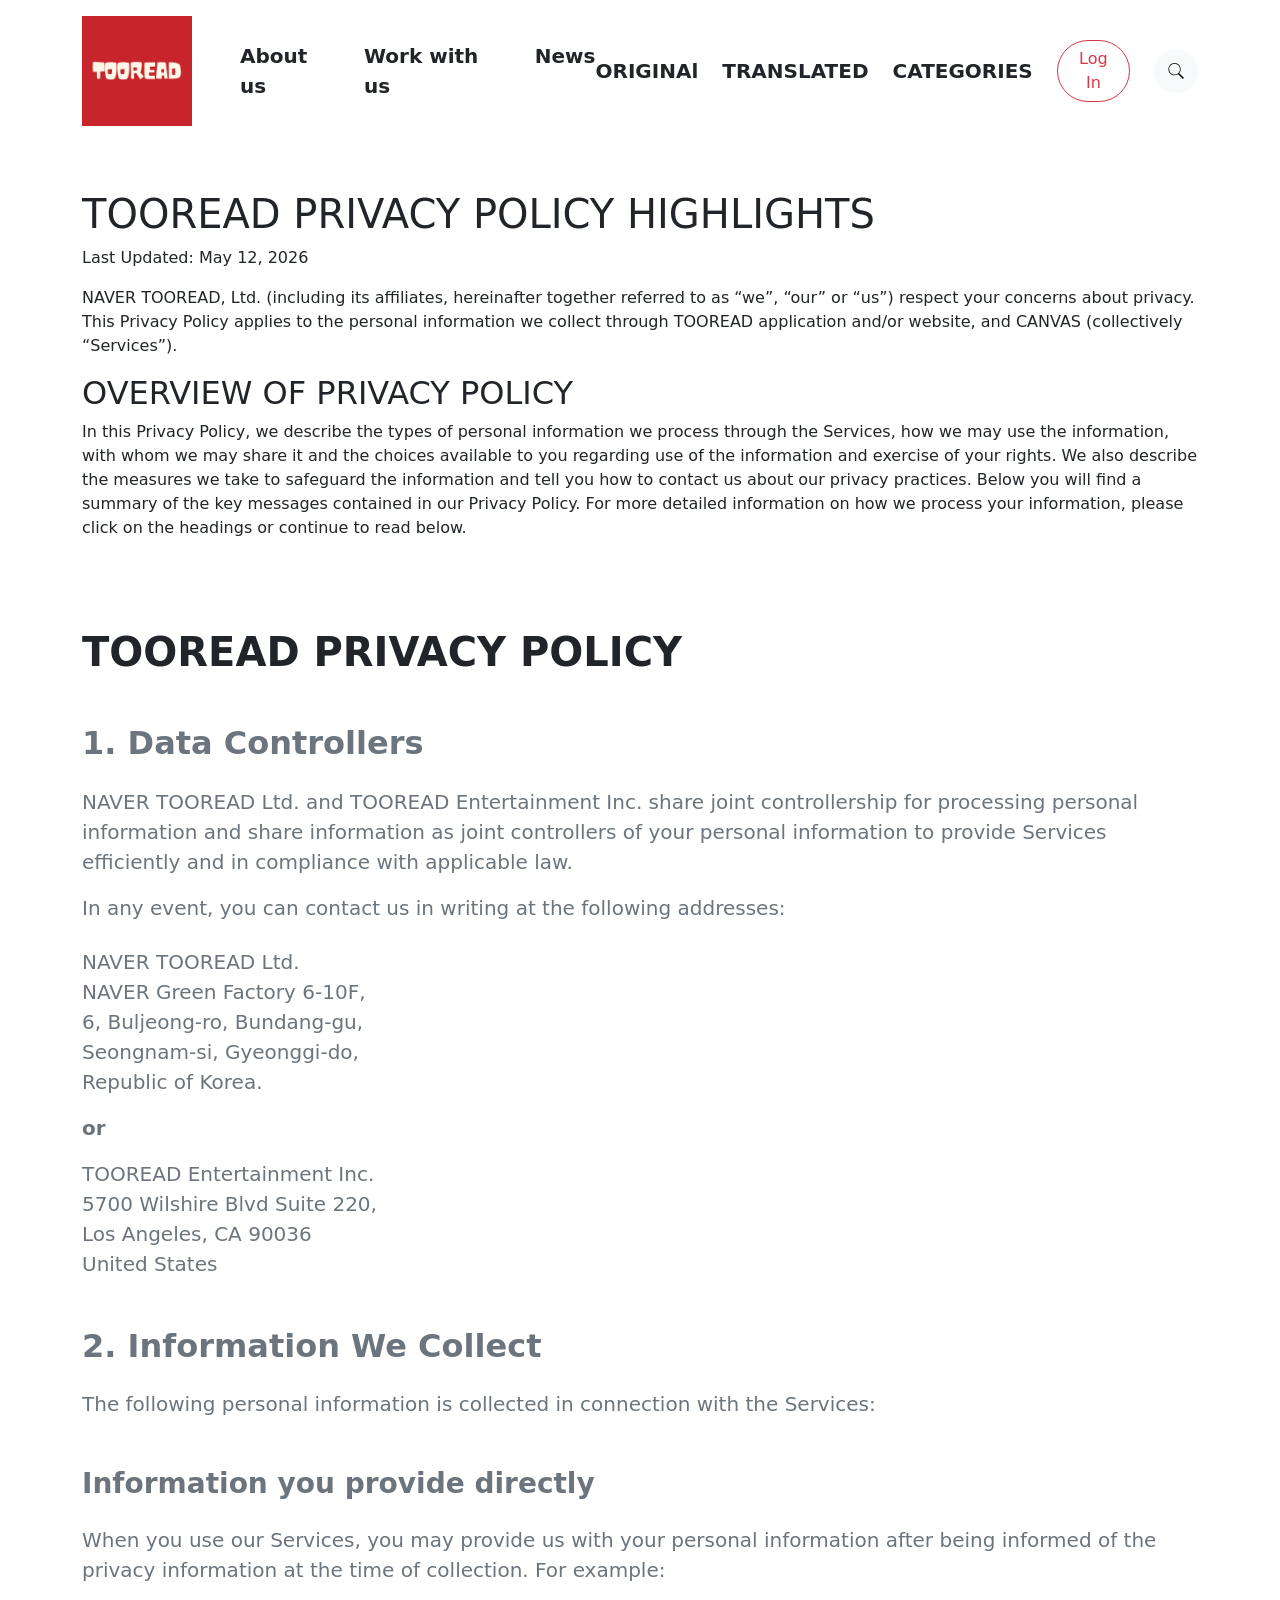
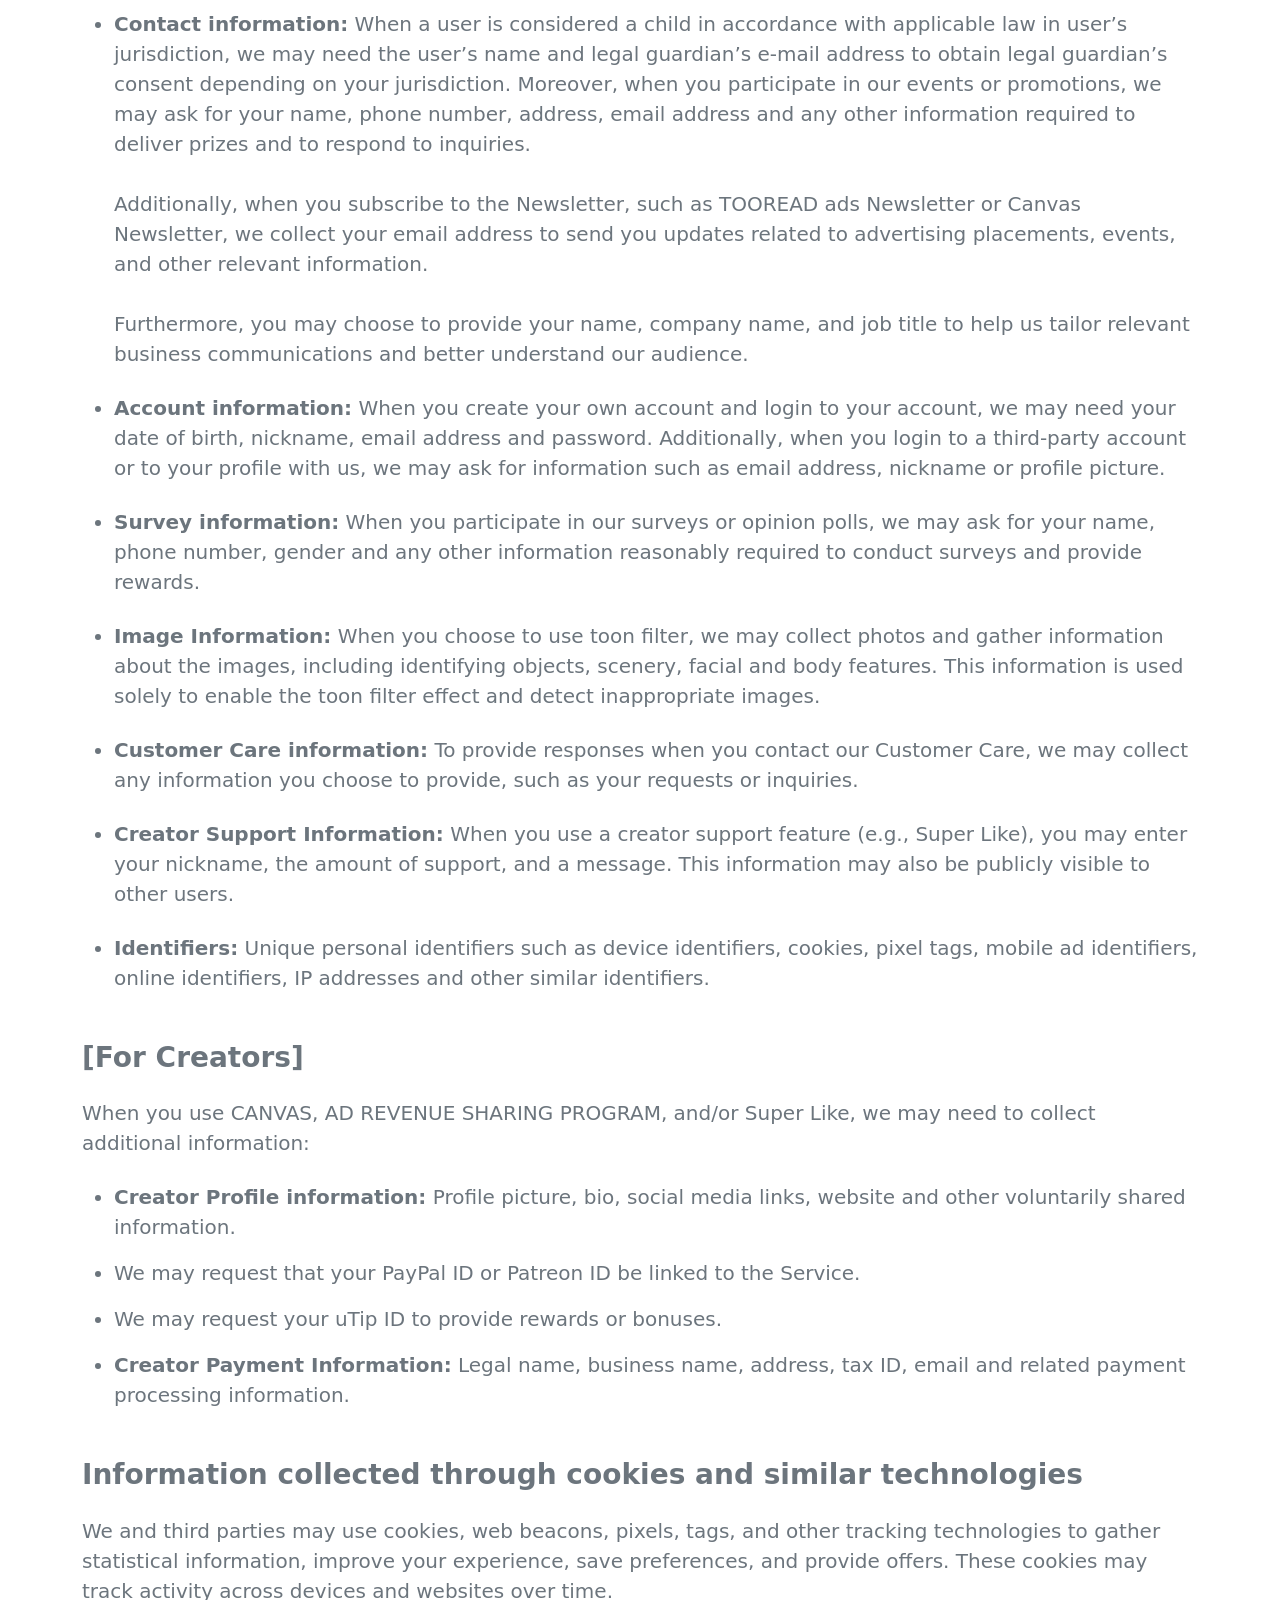
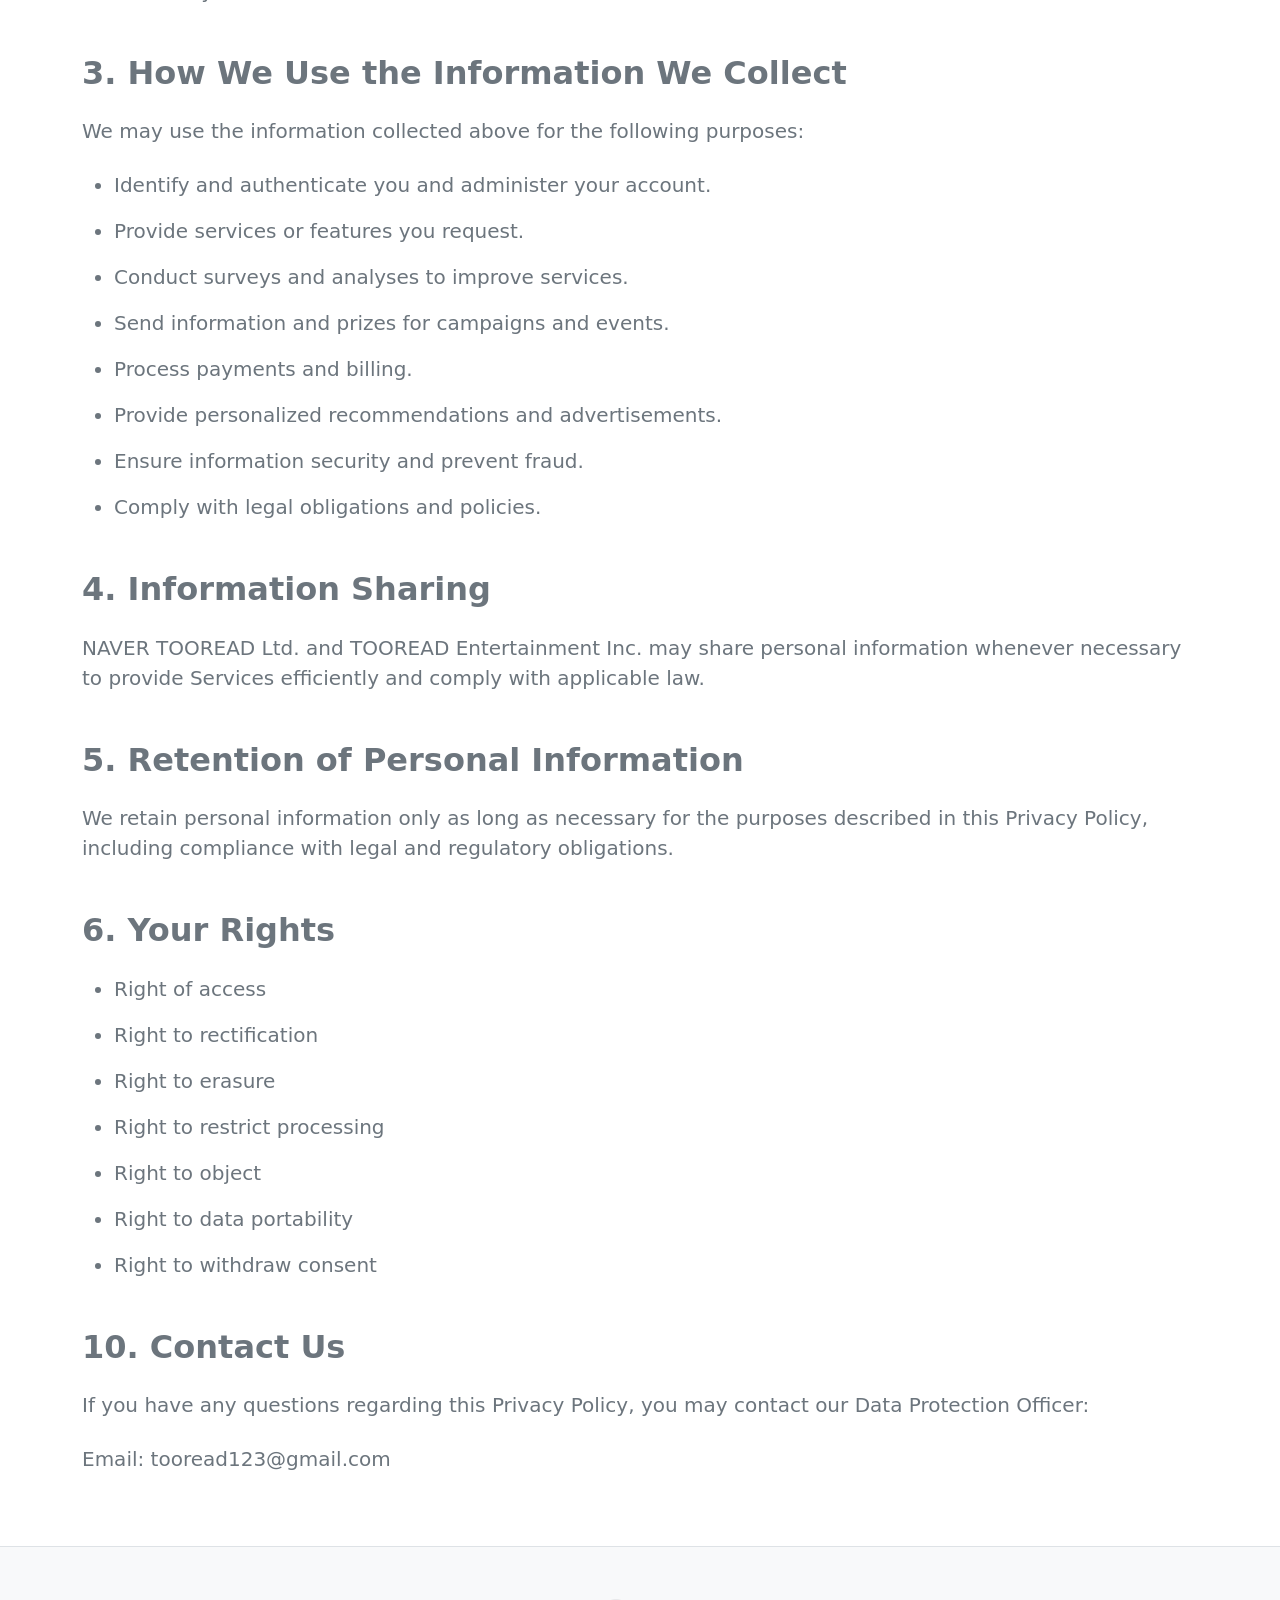
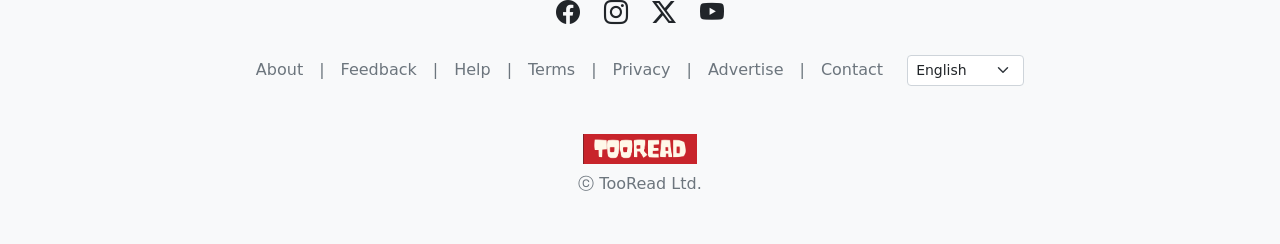
<file: frontend/privacy.html>
<!DOCTYPE html>
<html lang="vi">

<head>
    <meta charset="UTF-8">
    <meta name="viewport" content="width=device-width, initial-scale=1.0">
    <title>TooRead - Read Light Novel Online</title>
    <link rel="stylesheet" href="bootstrap-5.2.1-dist/bootstrap-5.2.1-dist/css/bootstrap.min.css">
    <link rel="stylesheet" href="main.css">
    <link rel="stylesheet" href="https://cdn.jsdelivr.net/npm/bootstrap-icons@1.11.3/font/bootstrap-icons.min.css">
    <link rel="stylesheet" href="bootstrap-5.2.1-dist/bootstrap-5.2.1-dist/js/bootstrap.bundle.min.js">
    <link rel="stylesheet" href="https://cdn.jsdelivr.net/npm/bootstrap-icons@1.11.3/font/bootstrap-icons.min.css">
</head>


<body>

    <header class="container d-flex justify-content-between align-items-center py-3 fs-5">

        <!-- LEFT -->
        <div class="d-flex align-items-center gap-5">

            <!-- LOGO -->
            <a href="index.html">
                <img src="logo.webp" alt="Logo TooRead" width="110">
            </a>

            <!-- MENU LEFT -->
            <nav>
                <ul class="d-flex gap-4 list-unstyled m-0">

                    <li><a href="#" class="nav-link fw-semibold p-0">About us</a></li>

                    <li><a href="#" class="nav-link fw-semibold p-0">Work with us</a></li>

                    <li><a href="#" class="nav-link fw-semibold p-0">News</a></li>

                </ul>
            </nav>

        </div>

        <!-- RIGHT -->
        <div>
            <nav>
                <ul class="d-flex gap-4 list-unstyled m-0 align-items-center">

                    <li>
                        <a href="#" class="nav-link fw-semibold p-0">ORIGINAl</a>
                    </li>

                    <li>
                        <a href="#" class="nav-link fw-semibold p-0">TRANSLATED</a>
                    </li>

                    <li>
                        <a href="#" class="nav-link fw-semibold p-0">CATEGORIES</a>
                    </li>

                    <!-- LOGIN -->
                    <li>
                        <button class="btn btn-outline-danger rounded-pill" data-bs-toggle="modal"
                            data-bs-target="#authModal">
                            Log In
                        </button>
                    </li>

                    <!-- SEARCH -->
                    <li>
                        <button class="btn btn-light rounded-circle d-flex align-items-center justify-content-center"
                            style="width: 44px; height: 44px;">
                            <svg xmlns="http://www.w3.org/2000/svg" width="20" height="20" viewBox="0 0 50 50"
                                fill="currentColor">
                                <path
                                    d="M 21 3 C 11.621094 3 4 10.621094 4 20 C 4 29.378906 11.621094 37 21 37 C 24.710938 37 28.140625 35.804688 30.9375 33.78125 L 44.09375 46.90625 L 46.90625 44.09375 L 33.90625 31.0625 C 36.460938 28.085938 38 24.222656 38 20 C 38 10.621094 30.378906 3 21 3 Z M 21 5 C 29.296875 5 36 11.703125 36 20 C 36 28.296875 29.296875 35 21 35 C 12.703125 35 6 28.296875 6 20 C 6 11.703125 12.703125 5 21 5 Z">
                                </path>
                            </svg>
                        </button>
                    </li>

                </ul>
            </nav>
        </div>

    </header>

    <div class="container py-5">

    <h1 class="main-title">
      TOOREAD PRIVACY POLICY HIGHLIGHTS
    </h1>

    <p class="updated-text">
      Last Updated: May 12, 2026
    </p>

    <p class="policy-text">
      NAVER TOOREAD, Ltd. (including its affiliates, hereinafter together
      referred to as “we”, “our” or “us”) respect your concerns about
      privacy. This Privacy Policy applies to the personal information we
      collect through TOOREAD application and/or website, and CANVAS
      (collectively “Services”).
    </p>

    <h2 class="section-title">
      OVERVIEW OF PRIVACY POLICY
    </h2>

    <p class="policy-text">
      In this Privacy Policy, we describe the types of personal information
      we process through the Services, how we may use the information, with
      whom we may share it and the choices available to you regarding use of
      the information and exercise of your rights. We also describe the
      measures we take to safeguard the information and tell you how to
      contact us about our privacy practices. Below you will find a summary
      of the key messages contained in our Privacy Policy. For more detailed
      information on how we process your information, please click on the
      headings or continue to read below.
    </p>

  </div>

  <!-- PRIVACY POLICY -->
<section class="container py-4">

    <h1 class="mb-5 fw-bold">
        TOOREAD PRIVACY POLICY
    </h1>

    <!-- SECTION 1 -->
    <div class="mb-5">

        <h2 class="fw-bold text-secondary mb-4">
            1. Data Controllers
        </h2>

        <p class="text-secondary fs-5">
            NAVER TOOREAD Ltd. and TOOREAD Entertainment Inc.
            share joint controllership for processing personal
            information and share information as joint controllers
            of your personal information to provide Services
            efficiently and in compliance with applicable law.
        </p>

        <p class="text-secondary fs-5">
            In any event, you can contact us in writing at the
            following addresses:
        </p>

        <div class="text-secondary fs-5 mt-4">

            <p>
                NAVER TOOREAD Ltd.<br>
                NAVER Green Factory 6-10F,<br>
                6, Buljeong-ro, Bundang-gu,<br>
                Seongnam-si, Gyeonggi-do,<br>
                Republic of Korea.
            </p>

            <p class="fw-bold ">
                or
            </p>

            <p>
                TOOREAD Entertainment Inc.<br>
                5700 Wilshire Blvd Suite 220,<br>
                Los Angeles, CA 90036<br>
                United States
            </p>

        </div>

    </div>

    <!-- SECTION 2 -->
    <div class="mb-5">

        <h2 class="fw-bold text-secondary mb-4">
            2. Information We Collect
        </h2>

        <p class="text-secondary fs-5">
            The following personal information is collected in
            connection with the Services:
        </p>

    </div>

    <!-- INFORMATION PROVIDED DIRECTLY -->
    <div class="mb-5">

        <h3 class="fw-bold text-secondary mb-4">
            Information you provide directly
        </h3>

        <div class="text-secondary fs-5">

            <p>
                When you use our Services, you may provide us with your
                personal information after being informed of the privacy
                information at the time of collection. For example:
            </p>

            <ul class="mt-4">

                <li class="mb-4">
                    <strong>Contact information:</strong>
                    When a user is considered a child in accordance with
                    applicable law in user’s jurisdiction, we may need the
                    user’s name and legal guardian’s e-mail address to obtain
                    legal guardian’s consent depending on your jurisdiction.
                    Moreover, when you participate in our events or promotions,
                    we may ask for your name, phone number, address, email
                    address and any other information required to deliver prizes
                    and to respond to inquiries.
                    <br><br>
                    Additionally, when you subscribe to the Newsletter, such as
                    TOOREAD ads Newsletter or Canvas Newsletter, we collect your
                    email address to send you updates related to advertising
                    placements, events, and other relevant information.
                    <br><br>
                    Furthermore, you may choose to provide your name, company
                    name, and job title to help us tailor relevant business
                    communications and better understand our audience.
                </li>

                <li class="mb-4">
                    <strong>Account information:</strong>
                    When you create your own account and login to your account,
                    we may need your date of birth, nickname, email address and
                    password. Additionally, when you login to a third-party
                    account or to your profile with us, we may ask for
                    information such as email address, nickname or profile
                    picture.
                </li>

                <li class="mb-4">
                    <strong>Survey information:</strong>
                    When you participate in our surveys or opinion polls, we
                    may ask for your name, phone number, gender and any other
                    information reasonably required to conduct surveys and
                    provide rewards.
                </li>

                <li class="mb-4">
                    <strong>Image Information:</strong>
                    When you choose to use toon filter, we may collect photos
                    and gather information about the images, including
                    identifying objects, scenery, facial and body features.
                    This information is used solely to enable the toon filter
                    effect and detect inappropriate images.
                </li>

                <li class="mb-4">
                    <strong>Customer Care information:</strong>
                    To provide responses when you contact our Customer Care, we
                    may collect any information you choose to provide, such as
                    your requests or inquiries.
                </li>

                <li class="mb-4">
                    <strong>Creator Support Information:</strong>
                    When you use a creator support feature (e.g., Super Like),
                    you may enter your nickname, the amount of support, and a
                    message. This information may also be publicly visible to
                    other users.
                </li>

                <li class="mb-4">
                    <strong>Identifiers:</strong>
                    Unique personal identifiers such as device identifiers,
                    cookies, pixel tags, mobile ad identifiers, online
                    identifiers, IP addresses and other similar identifiers.
                </li>

            </ul>

        </div>

    </div>

    <!-- FOR CREATORS -->
    <div class="mb-5">

        <h3 class="fw-bold text-secondary mb-4">
            [For Creators]
        </h3>

        <div class="text-secondary fs-5">

            <p>
                When you use CANVAS, AD REVENUE SHARING PROGRAM, and/or
                Super Like, we may need to collect additional information:
            </p>

            <ul class="mt-4">

                <li class="mb-3">
                    <strong>Creator Profile information:</strong>
                    Profile picture, bio, social media links, website and
                    other voluntarily shared information.
                </li>

                <li class="mb-3">
                    We may request that your PayPal ID or Patreon ID be linked
                    to the Service.
                </li>

                <li class="mb-3">
                    We may request your uTip ID to provide rewards or bonuses.
                </li>

                <li class="mb-3">
                    <strong>Creator Payment Information:</strong>
                    Legal name, business name, address, tax ID, email and
                    related payment processing information.
                </li>

            </ul>

        </div>

    </div>

    <!-- COOKIES -->
    <div class="mb-5">

        <h3 class="fw-bold text-secondary mb-4">
            Information collected through cookies and similar technologies
        </h3>

        <p class="text-secondary fs-5">
            We and third parties may use cookies, web beacons, pixels,
            tags, and other tracking technologies to gather statistical
            information, improve your experience, save preferences,
            and provide offers. These cookies may track activity across
            devices and websites over time.
        </p>

    </div>

    <!-- SECTION 3 -->
    <div class="mb-5">

        <h2 class="fw-bold text-secondary mb-4">
            3. How We Use the Information We Collect
        </h2>

        <div class="text-secondary fs-5">

            <p>
                We may use the information collected above for the
                following purposes:
            </p>

            <ul class="mt-4">

                <li class="mb-3">
                    Identify and authenticate you and administer your account.
                </li>

                <li class="mb-3">
                    Provide services or features you request.
                </li>

                <li class="mb-3">
                    Conduct surveys and analyses to improve services.
                </li>

                <li class="mb-3">
                    Send information and prizes for campaigns and events.
                </li>

                <li class="mb-3">
                    Process payments and billing.
                </li>

                <li class="mb-3">
                    Provide personalized recommendations and advertisements.
                </li>

                <li class="mb-3">
                    Ensure information security and prevent fraud.
                </li>

                <li class="mb-3">
                    Comply with legal obligations and policies.
                </li>

            </ul>

        </div>

    </div>

    <!-- SECTION 4 -->
    <div class="mb-5">

        <h2 class="fw-bold text-secondary mb-4">
            4. Information Sharing
        </h2>

        <p class="text-secondary fs-5">
            NAVER TOOREAD Ltd. and TOOREAD Entertainment Inc.
            may share personal information whenever necessary
            to provide Services efficiently and comply with
            applicable law.
        </p>

    </div>

    <!-- SECTION 5 -->
    <div class="mb-5">

        <h2 class="fw-bold text-secondary mb-4">
            5. Retention of Personal Information
        </h2>

        <p class="text-secondary fs-5">
            We retain personal information only as long as necessary
            for the purposes described in this Privacy Policy,
            including compliance with legal and regulatory obligations.
        </p>

    </div>

    <!-- SECTION 6 -->
    <div class="mb-5">

        <h2 class="fw-bold text-secondary mb-4">
            6. Your Rights
        </h2>

        <div class="text-secondary fs-5">

            <ul>

                <li class="mb-3">Right of access</li>
                <li class="mb-3">Right to rectification</li>
                <li class="mb-3">Right to erasure</li>
                <li class="mb-3">Right to restrict processing</li>
                <li class="mb-3">Right to object</li>
                <li class="mb-3">Right to data portability</li>
                <li class="mb-3">Right to withdraw consent</li>

            </ul>

        </div>

    </div>

    <!-- SECTION 10 -->
    <div class="mb-5">

        <h2 class="fw-bold text-secondary mb-4">
            10. Contact Us
        </h2>

        <div class="text-secondary fs-5">

            <p>
                If you have any questions regarding this Privacy Policy,
                you may contact our Data Protection Officer:
            </p>

            <p class="mt-4">
                Email: tooread123@gmail.com

        </div>

    </div>

</section>

  <!-- Bootstrap JS -->
  <script src="https://cdn.jsdelivr.net/npm/bootstrap@5.3.3/dist/js/bootstrap.bundle.min.js"></script>

  <!--Phần footer-->
  <footer class="bg-light text-center py-5 border-top">
    <div class="container">
      <div class="d-flex justify-content-center gap-4 mb-4 text-dark fs-4">
        <a href="https://www.facebook.com/profile.php?id=61590154946234" target="_blank" rel="noopener noreferrer"
          class="text-dark text-decoration-none"><i class="bi bi-facebook"></i></a>
        <a href="#" class="text-dark text-decoration-none"><i class="bi bi-instagram"></i></a>
        <a href="#" class="text-dark text-decoration-none"><i class="bi bi-twitter-x"></i></a>
        <a href="https://www.youtube.com/channel/UCUM9mIBItZbT-6kkptJIomQ" target="_blank" rel="noopener noreferrer"
          class="text-dark text-decoration-none">
          <i class="bi bi-youtube"></i>
        </a>
      </div>

      <div class="d-flex flex-wrap justify-content-center align-items-center gap-3 mb-5 small-footer-links">
        <a href="aboutus.html" class="text-secondary text-decoration-none">About</a>
        <span class="text-muted divider">|</span>
        <a href="#" class="text-secondary text-decoration-none">Feedback</a>
        <span class="text-muted divider">|</span>
        <a href="#" class="text-secondary text-decoration-none">Help</a>
        <span class="text-muted divider">|</span>
        <a href="terms.html" class="text-secondary text-decoration-none">Terms</a>
        <span class="text-muted divider">|</span>
        <a href="privacy.html" class="text-secondary text-decoration-none">Privacy</a>
        <span class="text-muted divider">|</span>
        <a href="#" class="text-secondary text-decoration-none">Advertise</a>
        <span class="text-muted divider">|</span>
        <a href="contact.html" class="text-secondary text-decoration-none">Contact</a>

        <div class="ms-2">
          <select class="form-select form-select-sm language-dropdown">
            <option value="en" selected>English</option>
            <option value="vi">Tiếng Việt</option>
          </select>
        </div>
      </div>

      <div class="footer-brand-section">
        <div class="mb-2">
          <img src="logo2.webp" alt="TooRead Logo" class="webtoon-style-logo" style="height: 30px; width: auto" />
        </div>
        <p class="text-muted mb-0 copyright-text">ⓒ TooRead Ltd.</p>
      </div>
    </div>
  </footer>
  
  <script src="bootstrap-5.2.1-dist/bootstrap-5.2.1-dist/js/bootstrap.bundle.min.js"></script>
    <div class="modal fade" id="authModal" tabindex="-1" aria-labelledby="authModalLabel" aria-hidden="true">
        <div class="modal-dialog modal-dialog-centered" style="max-width: 400px;">
            <div class="modal-content border-0 shadow-lg" style="border-radius: 16px; overflow: hidden;">

                <div class="modal-header border-0 pb-0 justify-content-end">
                    <button type="button" class="btn-close m-2" data-bs-dismiss="modal" aria-label="Close"></button>
                </div>

                <div class="modal-body px-4 pb-4 pt-0">
                    <div class="text-center mb-4">
                        <img src="logo2.webp" alt="TooRead Logo"
                            style="height: 28px; width: auto; object-fit: contain;">
                    </div>

                    <!--login -->
                    <div id="loginSection">
                        <div class="text-center mb-4">
                            <h4 class="fw-bold text-dark mb-1">Log in to TooRead</h4>
                            <p class="text-secondary small">Nhập tài khoản để tiếp tục đọc truyện</p>
                        </div>

                        <form id="modalLoginForm">
                            <div class="mb-3">
                                <label class="form-label small fw-semibold text-secondary">Email address</label>
                                <input type="email" id="modalLoginEmail" class="form-control rounded-3 py-2"
                                    placeholder="name@example.com" required>
                            </div>
                            <div class="mb-4">
                                <label class="form-label small fw-semibold text-secondary">Password</label>
                                <input type="password" id="modalLoginPassword" class="form-control rounded-3 py-2"
                                    placeholder="••••••••" required>
                            </div>
                            <button type="submit"
                                class="btn btn-dark w-100 rounded-pill py-2 fw-semibold mb-3 btn-auth-action">Sign
                                In</button>
                        </form>

                        <div class="text-center mt-2">
                            <p class="small text-secondary mb-0">Chưa có tài khoản? <a href="#" id="linkToRegister"
                                    class="text-danger text-decoration-none fw-bold">Đăng ký ngay</a></p>
                        </div>
                    </div>

                    <div id="registerSection" class="d-none">
                        <div class="text-center mb-4">
                            <h4 class="fw-bold text-dark mb-1">Create Account</h4>
                            <p class="text-secondary small">Đăng ký tài khoản TooRead miễn phí</p>
                        </div>

                        <form id="modalRegisterForm">
                            <div class="mb-3">
                                <label class="form-label small fw-semibold text-secondary">Username</label>
                                <input type="text" id="modalRegName" class="form-control rounded-3 py-2"
                                    placeholder="Nguyễn Văn A" required>
                            </div>
                            <div class="mb-3">
                                <label class="form-label small fw-semibold text-secondary">Email address</label>
                                <input type="email" id="modalRegEmail" class="form-control rounded-3 py-2"
                                    placeholder="name@example.com" required>
                            </div>
                            <div class="mb-4">
                                <label class="form-label small fw-semibold text-secondary">Password</label>
                                <input type="password" id="modalRegPassword" class="form-control rounded-3 py-2"
                                    placeholder="Tối thiểu 6 ký tự" minlength="6" required>
                            </div>
                            <button type="submit"
                                class="btn btn-dark w-100 rounded-pill py-2 fw-semibold mb-3 btn-auth-action">Sign
                                Up</button>
                        </form>

                        <div class="text-center mt-2">
                            <p class="small text-secondary mb-0">Đã có tài khoản? <a href="#" id="linkToLogin"
                                    class="text-danger text-decoration-none fw-bold">Đăng nhập</a></p>
                        </div>
                    </div>

                </div>
            </div>
        </div>
    </div>
    <script src="bootstrap-5.2.1-dist/bootstrap-5.2.1-dist/js/bootstrap.bundle.min.js"></script>
    <script src="auth.js"></script>
</body>
</html>
</file>
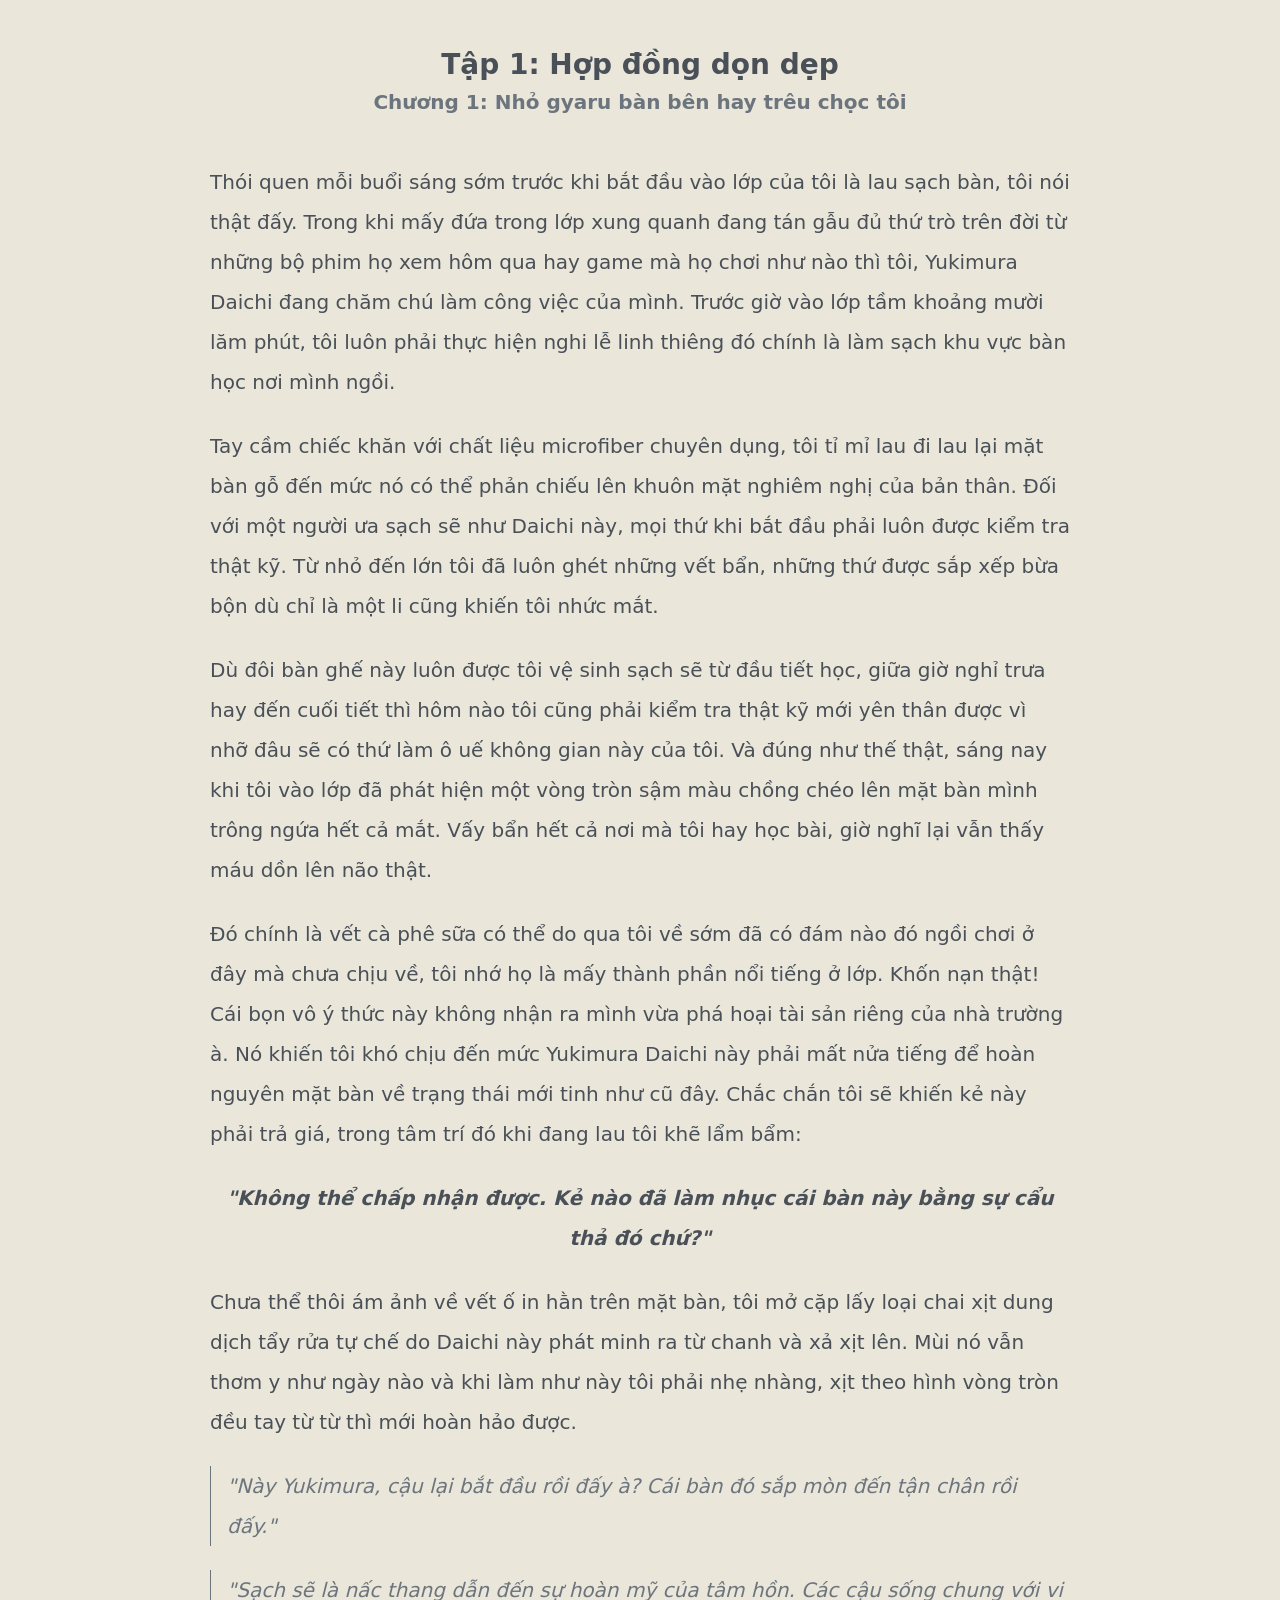
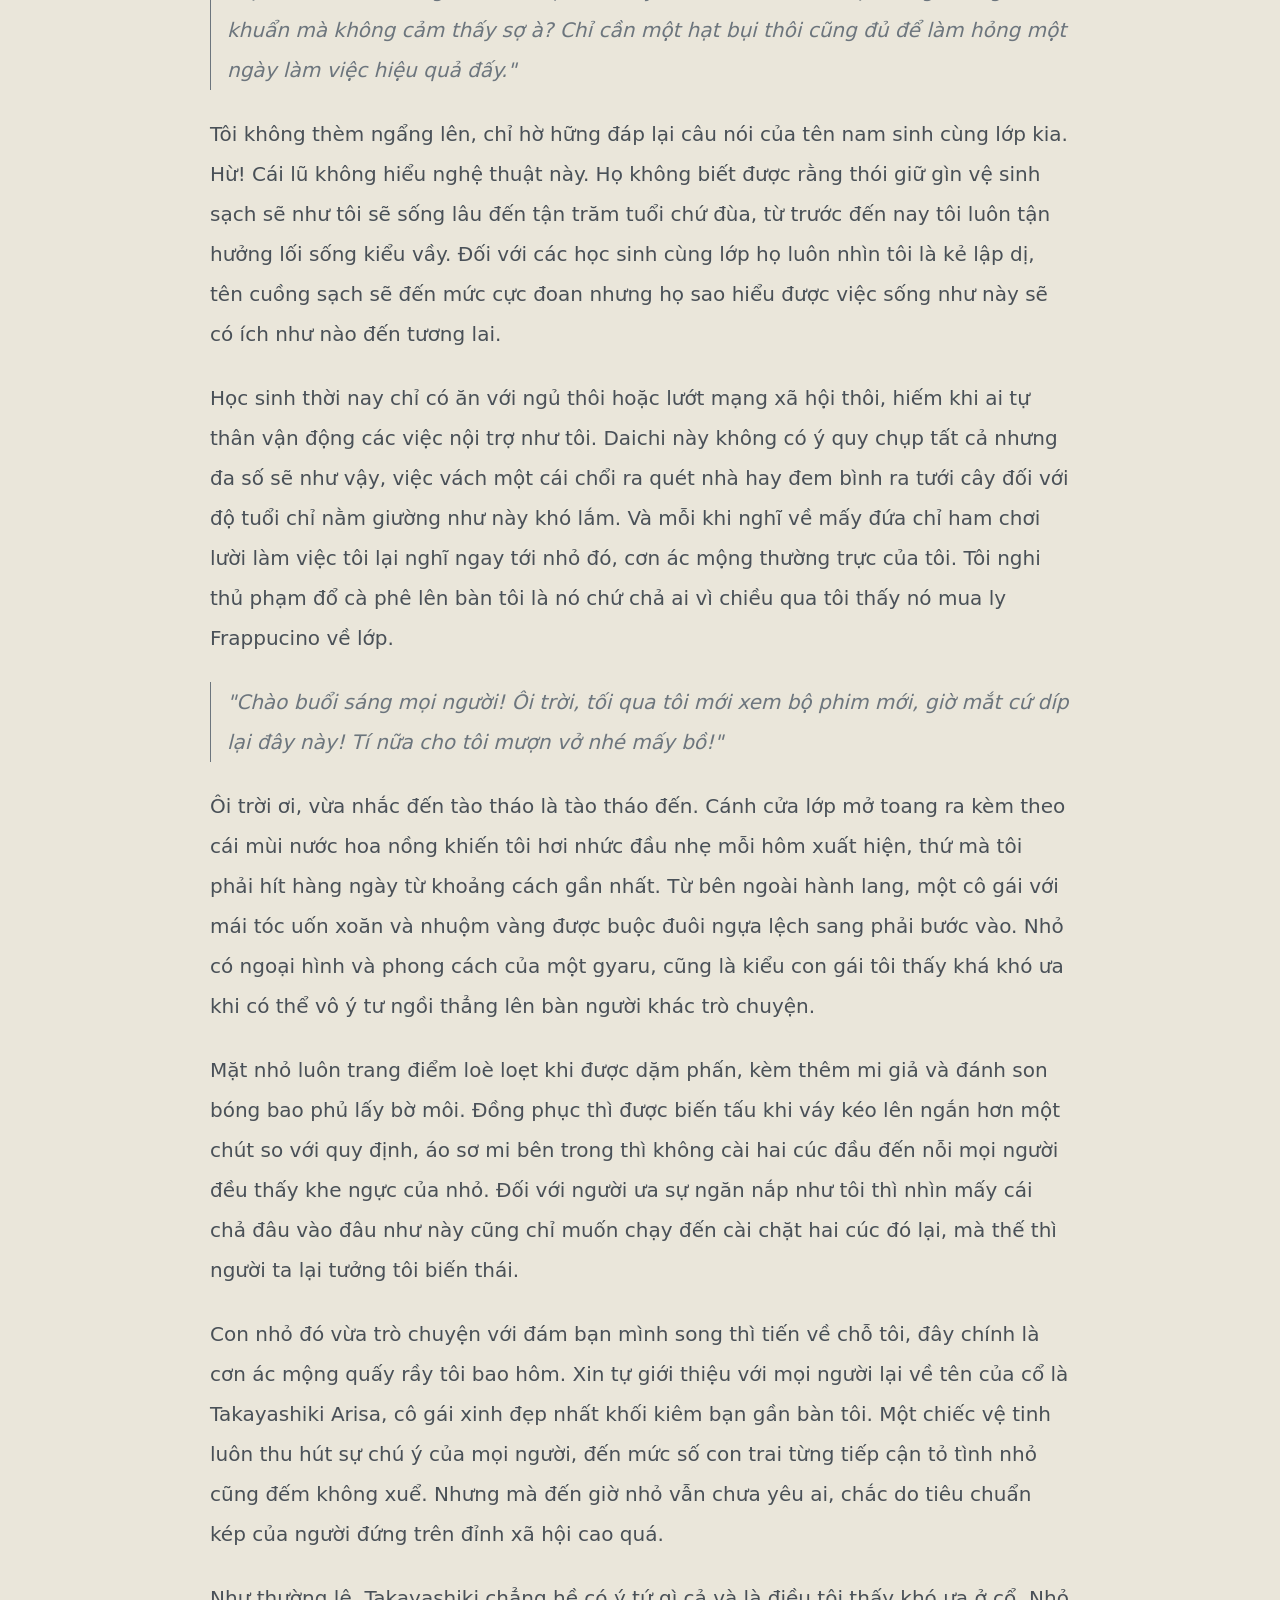
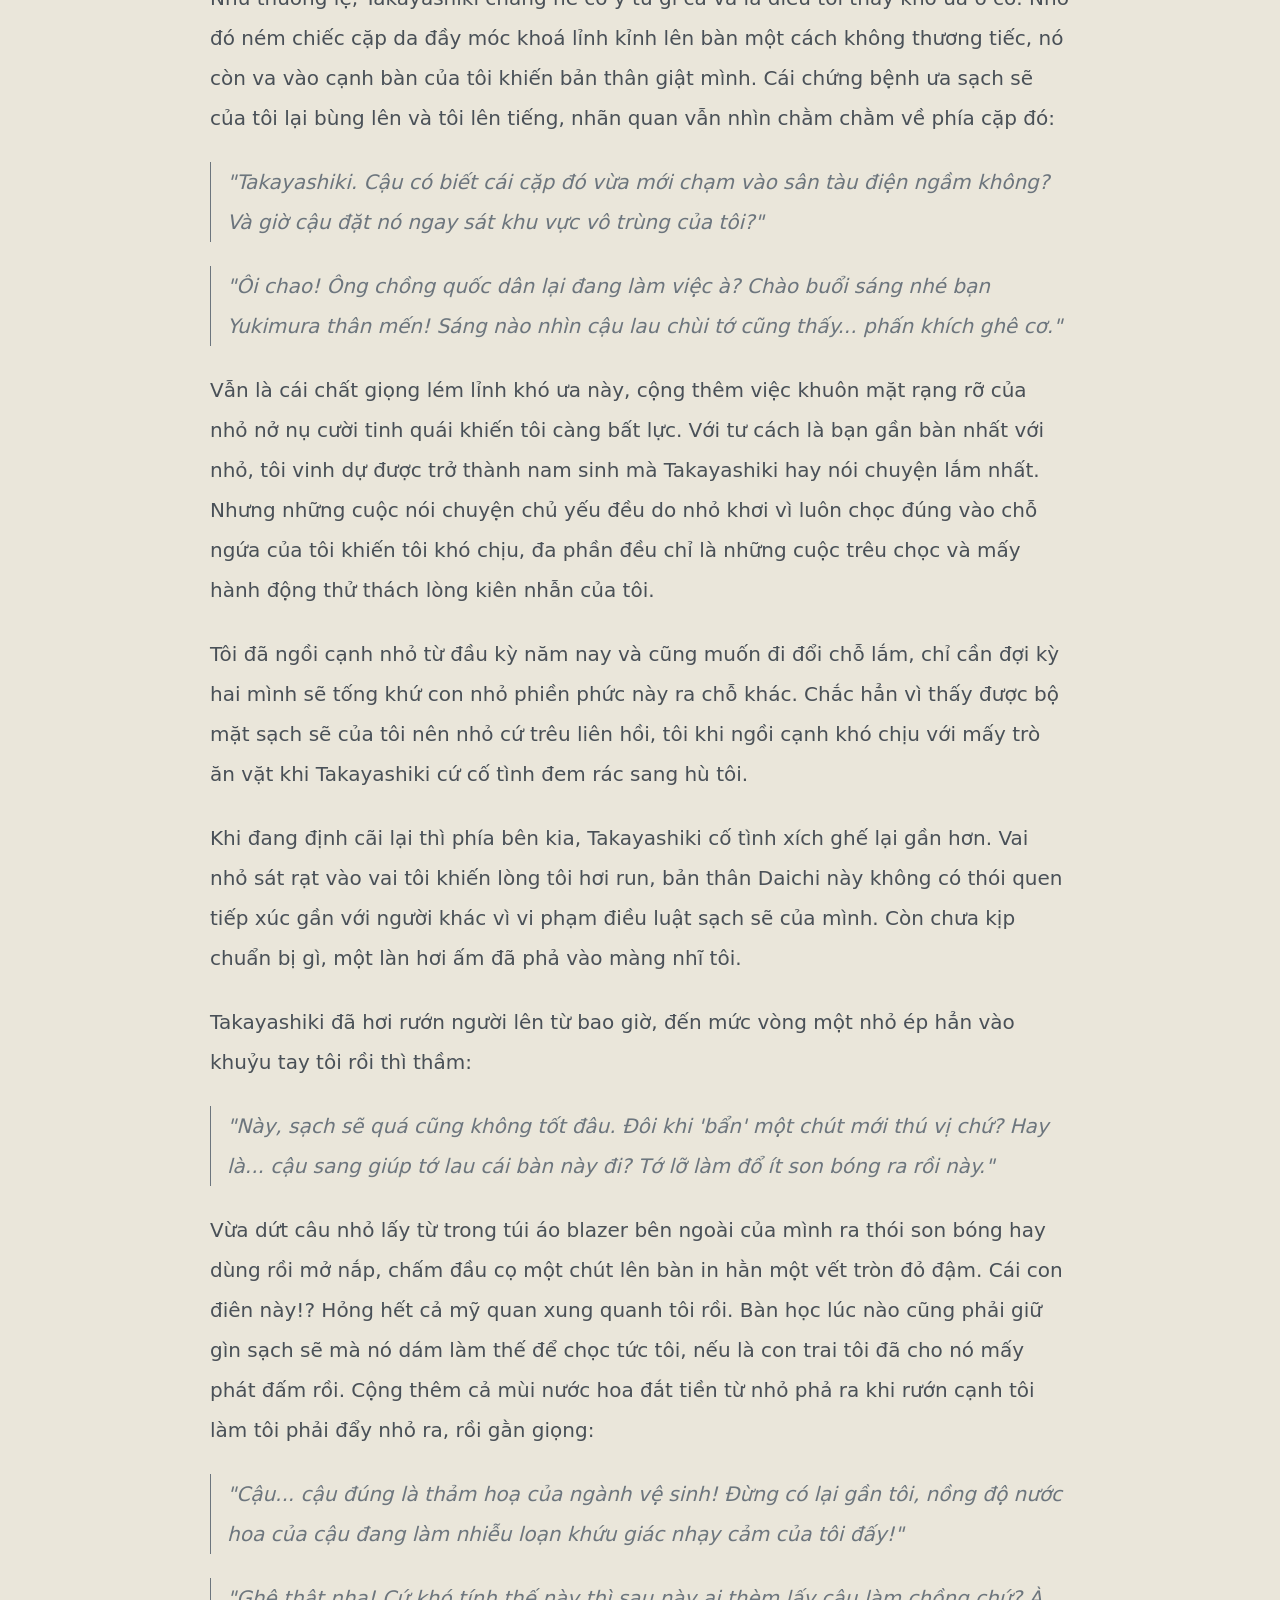
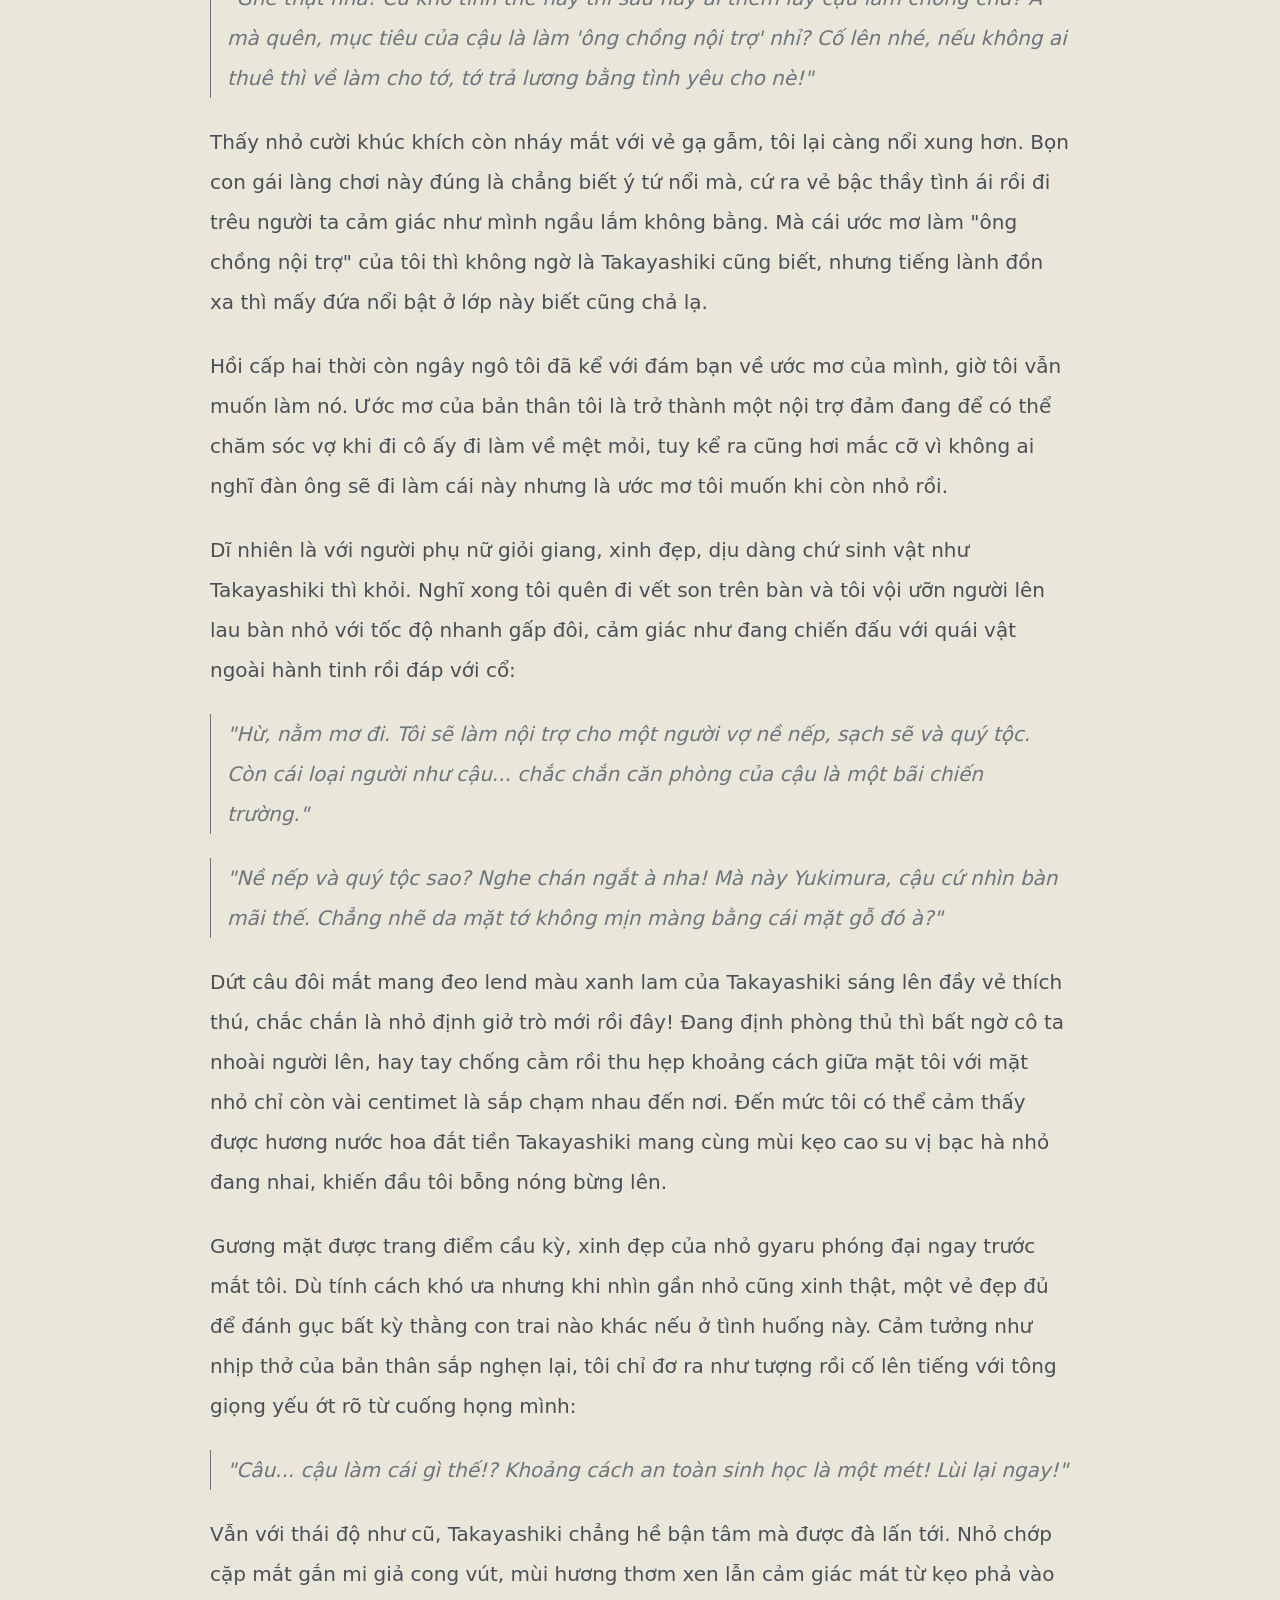
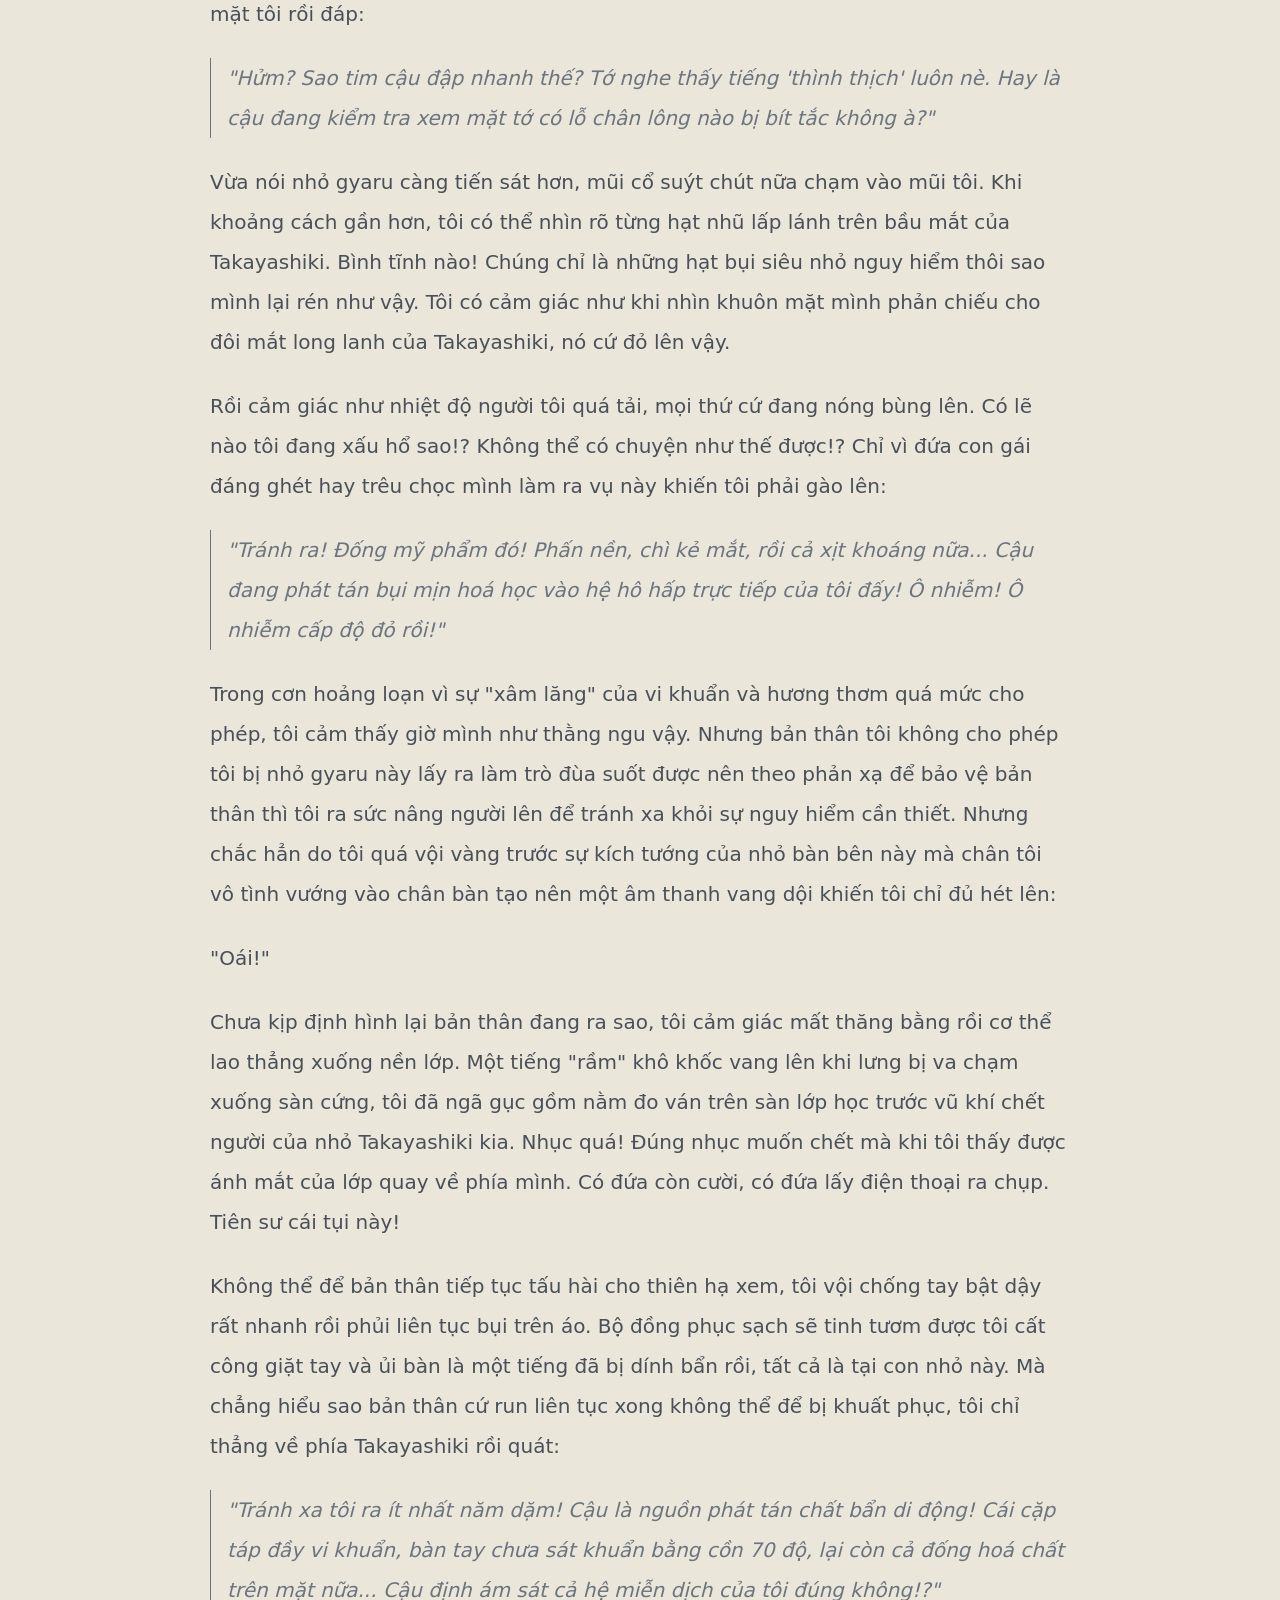
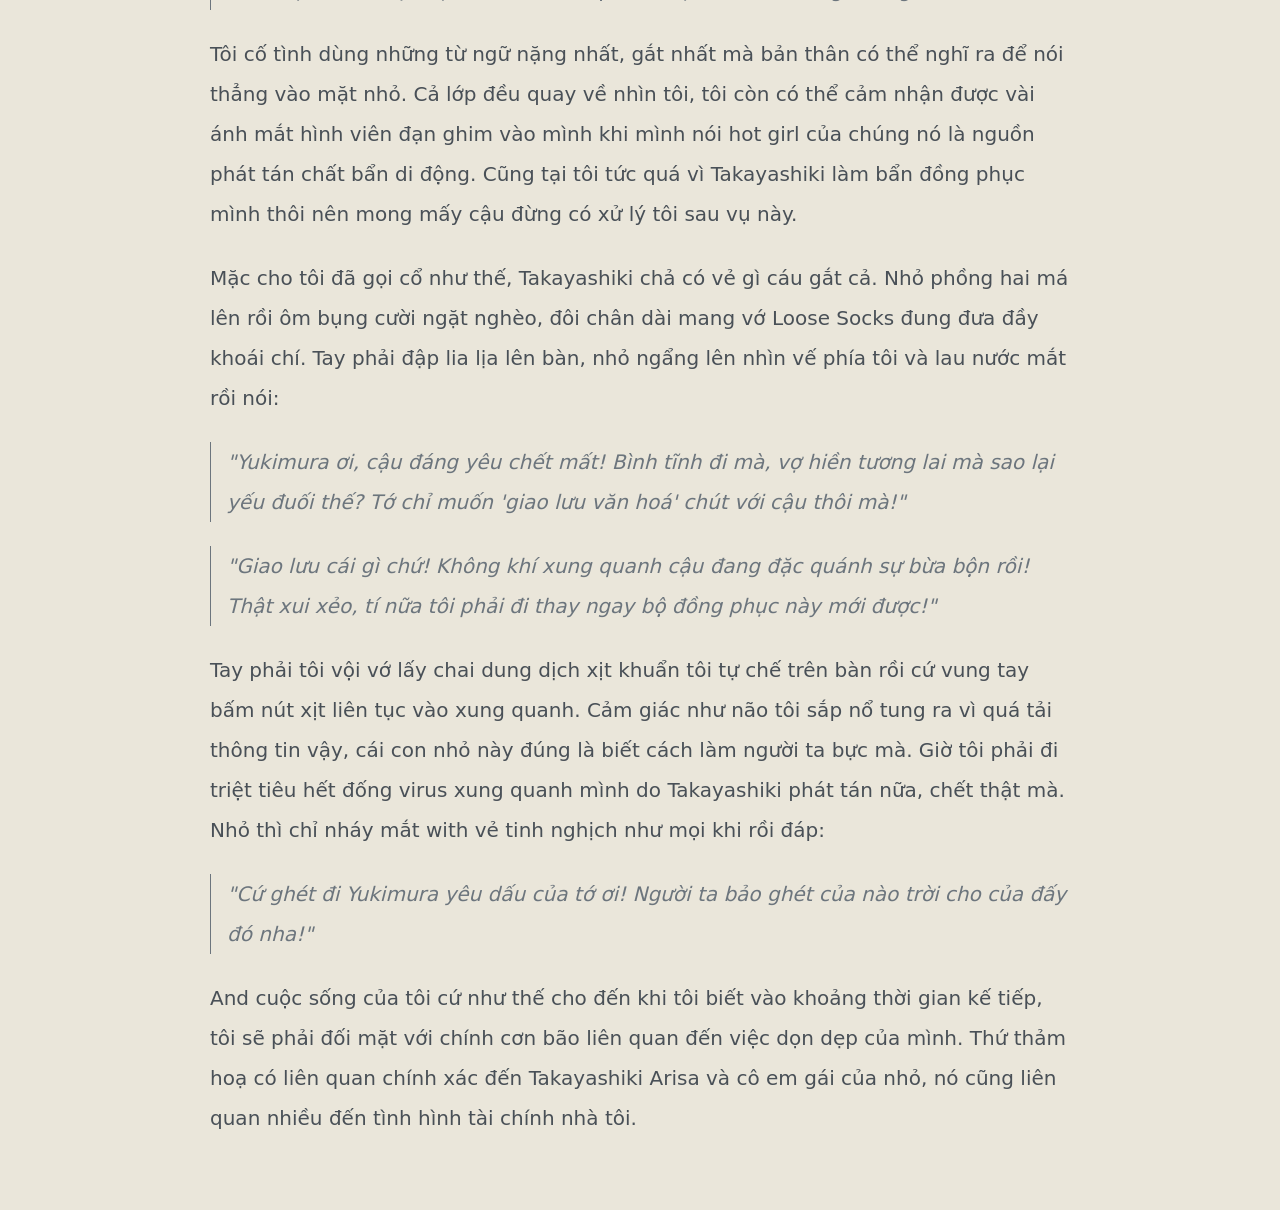
<file: frontend/reader.html>
<!DOCTYPE html>
<html lang="vi">

<head>
    <meta charset="UTF-8">
    <meta name="viewport" content="width=device-width, initial-scale=1.0">
    <title>Read Light Novel - TooRead</title>
    <link href="https://cdn.jsdelivr.net/npm/bootstrap@5.3.2/dist/css/bootstrap.min.css" rel="stylesheet">
    <link href="https://cdn.jsdelivr.net/npm/bootstrap-icons@1.11.3/font/bootstrap-icons.min.css" rel="stylesheet">
</head>

<body style="background-color: #eae6da;">

    <main class="container py-5" style="max-width: 900px;">

        <header class="text-center mb-5 position-relative">
            <h1 class="fs-3 fw-bold text-dark-emphasis mb-2">Tập 1: Hợp đồng dọn dẹp</h1>

            <h2 class="fs-5 fw-semibold text-secondary mb-3">Chương 1: Nhỏ gyaru bàn bên hay trêu chọc tôi</h2>
        </header>

        <article class="fs-5 text-dark-emphasis lh-lg text-justify px-2"
            style="font-family: system-ui, -apple-system, sans-serif;">

            <p class="mb-4">
                Thói quen mỗi buổi sáng sớm trước khi bắt đầu vào lớp của tôi là lau sạch bàn, tôi nói thật đấy. Trong
                khi mấy đứa trong lớp xung quanh đang tán gẫu đủ thứ trò trên đời từ những bộ phim họ xem hôm qua hay
                game mà họ chơi như nào thì tôi, Yukimura Daichi đang chăm chú làm công việc của mình. Trước giờ vào lớp
                tầm khoảng mười lăm phút, tôi luôn phải thực hiện nghi lễ linh thiêng đó chính là làm sạch khu vực bàn
                học nơi mình ngồi.
            </p>

            <p class="mb-4">
                Tay cầm chiếc khăn với chất liệu microfiber chuyên dụng, tôi tỉ mỉ lau đi lau lại mặt bàn gỗ đến mức nó
                có thể phản chiếu lên khuôn mặt nghiêm nghị của bản thân. Đối với một người ưa sạch sẽ như Daichi này,
                mọi thứ khi bắt đầu phải luôn được kiểm tra thật kỹ. Từ nhỏ đến lớn tôi đã luôn ghét những vết bẩn,
                những thứ được sắp xếp bừa bộn dù chỉ là một li cũng khiến tôi nhức mắt.
            </p>

            <p class="mb-4">
                Dù đôi bàn ghế này luôn được tôi vệ sinh sạch sẽ từ đầu tiết học, giữa giờ nghỉ trưa hay đến cuối tiết
                thì hôm nào tôi cũng phải kiểm tra thật kỹ mới yên thân được vì nhỡ đâu sẽ có thứ làm ô uế không gian
                này của tôi. Và đúng như thế thật, sáng nay khi tôi vào lớp đã phát hiện một vòng tròn sậm màu chồng
                chéo lên mặt bàn mình trông ngứa hết cả mắt. Vấy bẩn hết cả nơi mà tôi hay học bài, giờ nghĩ lại vẫn
                thấy máu dồn lên não thật.
            </p>

            <p class="mb-4">
                Đó chính là vết cà phê sữa có thể do qua tôi về sớm đã có đám nào đó ngồi chơi ở đây mà chưa chịu về,
                tôi nhớ họ là mấy thành phần nổi tiếng ở lớp. Khốn nạn thật! Cái bọn vô ý thức này không nhận ra mình
                vừa phá hoại tài sản riêng của nhà trường à. Nó khiến tôi khó chịu đến mức Yukimura Daichi này phải mất
                nửa tiếng để hoàn nguyên mặt bàn về trạng thái mới tinh như cũ đây. Chắc chắn tôi sẽ khiến kẻ này phải
                trả giá, trong tâm trí đó khi đang lau tôi khẽ lẩm bẩm:
            </p>

            <p class="mb-4 fw-semibold fst-italic text-center my-4">
                "Không thể chấp nhận được. Kẻ nào đã làm nhục cái bàn này bằng sự cẩu thả đó chứ?"
            </p>

            <p class="mb-4">
                Chưa thể thôi ám ảnh về vết ố in hằn trên mặt bàn, tôi mở cặp lấy loại chai xịt dung dịch tẩy rửa tự chế
                do Daichi này phát minh ra từ chanh và xả xịt lên. Mùi nó vẫn thơm y như ngày nào và khi làm như này tôi
                phải nhẹ nhàng, xịt theo hình vòng tròn đều tay từ từ thì mới hoàn hảo được.
            </p>

            <p class="mb-4 fst-italic ps-3 border-start border-secondary text-secondary">
                "Này Yukimura, cậu lại bắt đầu rồi đấy à? Cái bàn đó sắp mòn đến tận chân rồi đấy."
            </p>

            <p class="mb-4 fst-italic ps-3 border-start border-secondary text-secondary">
                "Sạch sẽ là nấc thang dẫn đến sự hoàn mỹ của tâm hồn. Các cậu sống chung với vi khuẩn mà không cảm thấy
                sợ à? Chỉ cần một hạt bụi thôi cũng đủ để làm hỏng một ngày làm việc hiệu quả đấy."
            </p>

            <p class="mb-4">
                Tôi không thèm ngẩng lên, chỉ hờ hững đáp lại câu nói của tên nam sinh cùng lớp kia. Hừ! Cái lũ không
                hiểu nghệ thuật này. Họ không biết được rằng thói giữ gìn vệ sinh sạch sẽ như tôi sẽ sống lâu đến tận
                trăm tuổi chứ đùa, từ trước đến nay tôi luôn tận hưởng lối sống kiểu vầy. Đối với các học sinh cùng lớp
                họ luôn nhìn tôi là kẻ lập dị, tên cuồng sạch sẽ đến mức cực đoan nhưng họ sao hiểu được việc sống như
                này sẽ có ích như nào đến tương lai.
            </p>

            <p class="mb-4">
                Học sinh thời nay chỉ có ăn với ngủ thôi hoặc lướt mạng xã hội thôi, hiếm khi ai tự thân vận động các
                việc nội trợ như tôi. Daichi này không có ý quy chụp tất cả nhưng đa số sẽ như vậy, việc vách một cái
                chổi ra quét nhà hay đem bình ra tưới cây đối với độ tuổi chỉ nằm giường như này khó lắm. Và mỗi khi
                nghĩ về mấy đứa chỉ ham chơi lười làm việc tôi lại nghĩ ngay tới nhỏ đó, cơn ác mộng thường trực của
                tôi. Tôi nghi thủ phạm đổ cà phê lên bàn tôi là nó chứ chả ai vì chiều qua tôi thấy nó mua ly Frappucino
                về lớp.
            </p>

            <p class="mb-4 fst-italic ps-3 border-start border-secondary text-secondary">
                "Chào buổi sáng mọi người! Ôi trời, tối qua tôi mới xem bộ phim mới, giờ mắt cứ díp lại đây này! Tí nữa
                cho tôi mượn vở nhé mấy bồ!"
            </p>

            <p class="mb-4">
                Ôi trời ơi, vừa nhắc đến tào tháo là tào tháo đến. Cánh cửa lớp mở toang ra kèm theo cái mùi nước hoa
                nồng khiến tôi hơi nhức đầu nhẹ mỗi hôm xuất hiện, thứ mà tôi phải hít hàng ngày từ khoảng cách gần
                nhất. Từ bên ngoài hành lang, một cô gái với mái tóc uốn xoăn và nhuộm vàng được buộc đuôi ngựa lệch
                sang phải bước vào. Nhỏ có ngoại hình và phong cách của một gyaru, cũng là kiểu con gái tôi thấy khá khó
                ưa khi có thể vô ý tư ngồi thẳng lên bàn người khác trò chuyện.
            </p>

            <p class="mb-4">
                Mặt nhỏ luôn trang điểm loè loẹt khi được dặm phấn, kèm thêm mi giả và đánh son bóng bao phủ lấy bờ môi.
                Đồng phục thì được biến tấu khi váy kéo lên ngắn hơn một chút so với quy định, áo sơ mi bên trong thì
                không cài hai cúc đầu đến nỗi mọi người đều thấy khe ngực của nhỏ. Đối với người ưa sự ngăn nắp như tôi
                thì nhìn mấy cái chả đâu vào đâu như này cũng chỉ muốn chạy đến cài chặt hai cúc đó lại, mà thế thì
                người ta lại tưởng tôi biến thái.
            </p>

            <p class="mb-4">
                Con nhỏ đó vừa trò chuyện với đám bạn mình song thì tiến về chỗ tôi, đây chính là cơn ác mộng quấy rầy
                tôi bao hôm. Xin tự giới thiệu với mọi người lại về tên của cổ là Takayashiki Arisa, cô gái xinh đẹp
                nhất khối kiêm bạn gần bàn tôi. Một chiếc vệ tinh luôn thu hút sự chú ý của mọi người, đến mức số con
                trai từng tiếp cận tỏ tình nhỏ cũng đếm không xuể. Nhưng mà đến giờ nhỏ vẫn chưa yêu ai, chắc do tiêu
                chuẩn kép của người đứng trên đỉnh xã hội cao quá.
            </p>

            <p class="mb-4">
                Như thường lệ, Takayashiki chẳng hề có ý tứ gì cả và là điều tôi thấy khó ưa ở cổ. Nhỏ đó ném chiếc cặp
                da đầy móc khoá lỉnh kỉnh lên bàn một cách không thương tiếc, nó còn va vào cạnh bàn của tôi khiến bản
                thân giật mình. Cái chứng bệnh ưa sạch sẽ của tôi lại bùng lên và tôi lên tiếng, nhãn quan vẫn nhìn chằm
                chằm về phía cặp đó:
            </p>

            <p class="mb-4 fst-italic ps-3 border-start border-secondary text-secondary">
                "Takayashiki. Cậu có biết cái cặp đó vừa mới chạm vào sân tàu điện ngầm không? Và giờ cậu đặt nó ngay
                sát khu vực vô trùng của tôi?"
            </p>

            <p class="mb-4 fst-italic ps-3 border-start border-secondary text-secondary">
                "Ôi chao! Ông chồng quốc dân lại đang làm việc à? Chào buổi sáng nhé bạn Yukimura thân mến! Sáng nào
                nhìn cậu lau chùi tớ cũng thấy... phấn khích ghê cơ."
            </p>

            <p class="mb-4">
                Vẫn là cái chất giọng lém lỉnh khó ưa này, cộng thêm việc khuôn mặt rạng rỡ của nhỏ nở nụ cười tinh quái
                khiến tôi càng bất lực. Với tư cách là bạn gần bàn nhất với nhỏ, tôi vinh dự được trở thành nam sinh mà
                Takayashiki hay nói chuyện lắm nhất. Nhưng những cuộc nói chuyện chủ yếu đều do nhỏ khơi vì luôn chọc
                đúng vào chỗ ngứa của tôi khiến tôi khó chịu, đa phần đều chỉ là những cuộc trêu chọc và mấy hành động
                thử thách lòng kiên nhẫn của tôi.
            </p>

            <p class="mb-4">
                Tôi đã ngồi cạnh nhỏ từ đầu kỳ năm nay và cũng muốn đi đổi chỗ lắm, chỉ cần đợi kỳ hai mình sẽ tống khứ
                con nhỏ phiền phức này ra chỗ khác. Chắc hẳn vì thấy được bộ mặt sạch sẽ của tôi nên nhỏ cứ trêu liên
                hồi, tôi khi ngồi cạnh khó chịu với mấy trò ăn vặt khi Takayashiki cứ cố tình đem rác sang hù tôi.
            </p>

            <p class="mb-4">
                Khi đang định cãi lại thì phía bên kia, Takayashiki cố tình xích ghế lại gần hơn. Vai nhỏ sát rạt vào
                vai tôi khiến lòng tôi hơi run, bản thân Daichi này không có thói quen tiếp xúc gần với người khác vì vi
                phạm điều luật sạch sẽ của mình. Còn chưa kịp chuẩn bị gì, một làn hơi ấm đã phả vào màng nhĩ tôi.
            </p>

            <p class="mb-4">
                Takayashiki đã hơi rướn người lên từ bao giờ, đến mức vòng một nhỏ ép hẳn vào khuỷu tay tôi rồi thì
                thầm:
            </p>

            <p class="mb-4 fst-italic ps-3 border-start border-secondary text-secondary">
                "Này, sạch sẽ quá cũng không tốt đâu. Đôi khi 'bẩn' một chút mới thú vị chứ? Hay là... cậu sang giúp tớ
                lau cái bàn này đi? Tớ lỡ làm đổ ít son bóng ra rồi này."
            </p>

            <p class="mb-4">
                Vừa dứt câu nhỏ lấy từ trong túi áo blazer bên ngoài của mình ra thói son bóng hay dùng rồi mở nắp, chấm
                đầu cọ một chút lên bàn in hằn một vết tròn đỏ đậm. Cái con điên này!? Hỏng hết cả mỹ quan xung quanh
                tôi rồi. Bàn học lúc nào cũng phải giữ gìn sạch sẽ mà nó dám làm thế để chọc tức tôi, nếu là con trai
                tôi đã cho nó mấy phát đấm rồi. Cộng thêm cả mùi nước hoa đắt tiền từ nhỏ phả ra khi rướn cạnh tôi làm
                tôi phải đẩy nhỏ ra, rồi gằn giọng:
            </p>

            <p class="mb-4 fst-italic ps-3 border-start border-secondary text-secondary">
                "Cậu... cậu đúng là thảm hoạ của ngành vệ sinh! Đừng có lại gần tôi, nồng độ nước hoa của cậu đang làm
                nhiễu loạn khứu giác nhạy cảm của tôi đấy!"
            </p>

            <p class="mb-4 fst-italic ps-3 border-start border-secondary text-secondary">
                "Ghê thật nha! Cứ khó tính thế này thì sau này ai thèm lấy cậu làm chồng chứ? À mà quên, mục tiêu của
                cậu là làm 'ông chồng nội trợ' nhỉ? Cố lên nhé, nếu không ai thuê thì về làm cho tớ, tớ trả lương bằng
                tình yêu cho nè!"
            </p>

            <p class="mb-4">
                Thấy nhỏ cười khúc khích còn nháy mắt với vẻ gạ gẫm, tôi lại càng nổi xung hơn. Bọn con gái làng chơi
                này đúng là chẳng biết ý tứ nổi mà, cứ ra vẻ bậc thầy tình ái rồi đi trêu người ta cảm giác như mình
                ngầu lắm không bằng. Mà cái ước mơ làm "ông chồng nội trợ" của tôi thì không ngờ là Takayashiki cũng
                biết, nhưng tiếng lành đồn xa thì mấy đứa nổi bật ở lớp này biết cũng chả lạ.
            </p>

            <p class="mb-4">
                Hồi cấp hai thời còn ngây ngô tôi đã kể với đám bạn về ước mơ của mình, giờ tôi vẫn muốn làm nó. Ước mơ
                của bản thân tôi là trở thành một nội trợ đảm đang để có thể chăm sóc vợ khi đi cô ấy đi làm về mệt mỏi,
                tuy kể ra cũng hơi mắc cỡ vì không ai nghĩ đàn ông sẽ đi làm cái này nhưng là ước mơ tôi muốn khi còn
                nhỏ rồi.
            </p>

            <p class="mb-4">
                Dĩ nhiên là với người phụ nữ giỏi giang, xinh đẹp, dịu dàng chứ sinh vật như Takayashiki thì khỏi. Nghĩ
                xong tôi quên đi vết son trên bàn và tôi vội ưỡn người lên lau bàn nhỏ với tốc độ nhanh gấp đôi, cảm
                giác như đang chiến đấu với quái vật ngoài hành tinh rồi đáp với cổ:
            </p>

            <p class="mb-4 fst-italic ps-3 border-start border-secondary text-secondary">
                "Hừ, nằm mơ đi. Tôi sẽ làm nội trợ cho một người vợ nề nếp, sạch sẽ và quý tộc. Còn cái loại người như
                cậu... chắc chắn căn phòng của cậu là một bãi chiến trường."
            </p>

            <p class="mb-4 fst-italic ps-3 border-start border-secondary text-secondary">
                "Nề nếp và quý tộc sao? Nghe chán ngắt à nha! Mà này Yukimura, cậu cứ nhìn bàn mãi thế. Chẳng nhẽ da mặt
                tớ không mịn màng bằng cái mặt gỗ đó à?"
            </p>

            <p class="mb-4">
                Dứt câu đôi mắt mang đeo lend màu xanh lam của Takayashiki sáng lên đầy vẻ thích thú, chắc chắn là nhỏ
                định giở trò mới rồi đây! Đang định phòng thủ thì bất ngờ cô ta nhoài người lên, hay tay chống cằm rồi
                thu hẹp khoảng cách giữa mặt tôi với mặt nhỏ chỉ còn vài centimet là sắp chạm nhau đến nơi. Đến mức tôi
                có thể cảm thấy được hương nước hoa đắt tiền Takayashiki mang cùng mùi kẹo cao su vị bạc hà nhỏ đang
                nhai, khiến đầu tôi bỗng nóng bừng lên.
            </p>

            <p class="mb-4">
                Gương mặt được trang điểm cầu kỳ, xinh đẹp của nhỏ gyaru phóng đại ngay trước mắt tôi. Dù tính cách khó
                ưa nhưng khi nhìn gần nhỏ cũng xinh thật, một vẻ đẹp đủ để đánh gục bất kỳ thằng con trai nào khác nếu ở
                tình huống này. Cảm tưởng như nhịp thở của bản thân sắp nghẹn lại, tôi chỉ đơ ra như tượng rồi cố lên
                tiếng với tông giọng yếu ớt rõ từ cuống họng mình:
            </p>

            <p class="mb-4 fst-italic ps-3 border-start border-secondary text-secondary">
                "Câu... cậu làm cái gì thế!? Khoảng cách an toàn sinh học là một mét! Lùi lại ngay!"
            </p>

            <p class="mb-4">
                Vẫn với thái độ như cũ, Takayashiki chẳng hề bận tâm mà được đà lấn tới. Nhỏ chớp cặp mắt gắn mi giả
                cong vút, mùi hương thơm xen lẫn cảm giác mát từ kẹo phả vào mặt tôi rồi đáp:
            </p>

            <p class="mb-4 fst-italic ps-3 border-start border-secondary text-secondary">
                "Hửm? Sao tim cậu đập nhanh thế? Tớ nghe thấy tiếng 'thình thịch' luôn nè. Hay là cậu đang kiểm tra xem
                mặt tớ có lỗ chân lông nào bị bít tắc không à?"
            </p>

            <p class="mb-4">
                Vừa nói nhỏ gyaru càng tiến sát hơn, mũi cổ suýt chút nữa chạm vào mũi tôi. Khi khoảng cách gần hơn, tôi
                có thể nhìn rõ từng hạt nhũ lấp lánh trên bầu mắt của Takayashiki. Bình tĩnh nào! Chúng chỉ là những hạt
                bụi siêu nhỏ nguy hiểm thôi sao mình lại rén như vậy. Tôi có cảm giác như khi nhìn khuôn mặt mình phản
                chiếu cho đôi mắt long lanh của Takayashiki, nó cứ đỏ lên vậy.
            </p>

            <p class="mb-4">
                Rồi cảm giác như nhiệt độ người tôi quá tải, mọi thứ cứ đang nóng bùng lên. Có lẽ nào tôi đang xấu hổ
                sao!? Không thể có chuyện như thế được!? Chỉ vì đứa con gái đáng ghét hay trêu chọc mình làm ra vụ này
                khiến tôi phải gào lên:
            </p>

            <p class="mb-4 fst-italic ps-3 border-start border-secondary text-secondary">
                "Tránh ra! Đống mỹ phẩm đó! Phấn nền, chì kẻ mắt, rồi cả xịt khoáng nữa... Cậu đang phát tán bụi mịn hoá
                học vào hệ hô hấp trực tiếp của tôi đấy! Ô nhiễm! Ô nhiễm cấp độ đỏ rồi!"
            </p>

            <p class="mb-4">
                Trong cơn hoảng loạn vì sự "xâm lăng" của vi khuẩn và hương thơm quá mức cho phép, tôi cảm thấy giờ mình
                như thằng ngu vậy. Nhưng bản thân tôi không cho phép tôi bị nhỏ gyaru này lấy ra làm trò đùa suốt được
                nên theo phản xạ để bảo vệ bản thân thì tôi ra sức nâng người lên để tránh xa khỏi sự nguy hiểm cần
                thiết. Nhưng chắc hẳn do tôi quá vội vàng trước sự kích tướng của nhỏ bàn bên này mà chân tôi vô tình
                vướng vào chân bàn tạo nên một âm thanh vang dội khiến tôi chỉ đủ hét lên:
            </p>

            <p class="mb-4">
                "Oái!"
            </p>

            <p class="mb-4">
                Chưa kịp định hình lại bản thân đang ra sao, tôi cảm giác mất thăng bằng rồi cơ thể lao thẳng xuống nền
                lớp. Một tiếng "rầm" khô khốc vang lên khi lưng bị va chạm xuống sàn cứng, tôi đã ngã gục gồm nằm đo ván
                trên sàn lớp học trước vũ khí chết người của nhỏ Takayashiki kia. Nhục quá! Đúng nhục muốn chết mà khi
                tôi thấy được ánh mắt của lớp quay về phía mình. Có đứa còn cười, có đứa lấy điện thoại ra chụp. Tiên sư
                cái tụi này!
            </p>

            <p class="mb-4">
                Không thể để bản thân tiếp tục tấu hài cho thiên hạ xem, tôi vội chống tay bật dậy rất nhanh rồi phủi
                liên tục bụi trên áo. Bộ đồng phục sạch sẽ tinh tươm được tôi cất công giặt tay và ủi bàn là một tiếng
                đã bị dính bẩn rồi, tất cả là tại con nhỏ này. Mà chẳng hiểu sao bản thân cứ run liên tục xong không thể
                để bị khuất phục, tôi chỉ thẳng về phía Takayashiki rồi quát:
            </p>

            <p class="mb-4 fst-italic ps-3 border-start border-secondary text-secondary">
                "Tránh xa tôi ra ít nhất năm dặm! Cậu là nguồn phát tán chất bẩn di động! Cái cặp táp đầy vi khuẩn, bàn
                tay chưa sát khuẩn bằng cồn 70 độ, lại còn cả đống hoá chất trên mặt nữa... Cậu định ám sát cả hệ miễn
                dịch của tôi đúng không!?"
            </p>

            <p class="mb-4">
                Tôi cố tình dùng những từ ngữ nặng nhất, gắt nhất mà bản thân có thể nghĩ ra để nói thẳng vào mặt nhỏ.
                Cả lớp đều quay về nhìn tôi, tôi còn có thể cảm nhận được vài ánh mắt hình viên đạn ghim vào mình khi
                mình nói hot girl của chúng nó là nguồn phát tán chất bẩn di động. Cũng tại tôi tức quá vì Takayashiki
                làm bẩn đồng phục mình thôi nên mong mấy cậu đừng có xử lý tôi sau vụ này.
            </p>

            <p class="mb-4">
                Mặc cho tôi đã gọi cổ như thế, Takayashiki chả có vẻ gì cáu gắt cả. Nhỏ phồng hai má lên rồi ôm bụng
                cười ngặt nghèo, đôi chân dài mang vớ Loose Socks đung đưa đầy khoái chí. Tay phải đập lia lịa lên bàn,
                nhỏ ngẩng lên nhìn vế phía tôi và lau nước mắt rồi nói:
            </p>

            <p class="mb-4 fst-italic ps-3 border-start border-secondary text-secondary">
                "Yukimura ơi, cậu đáng yêu chết mất! Bình tĩnh đi mà, vợ hiền tương lai mà sao lại yếu đuối thế? Tớ chỉ
                muốn 'giao lưu văn hoá' chút với cậu thôi mà!"
            </p>

            <p class="mb-4 fst-italic ps-3 border-start border-secondary text-secondary">
                "Giao lưu cái gì chứ! Không khí xung quanh cậu đang đặc quánh sự bừa bộn rồi! Thật xui xẻo, tí nữa tôi
                phải đi thay ngay bộ đồng phục này mới được!"
            </p>

            <p class="mb-4">
                Tay phải tôi vội vớ lấy chai dung dịch xịt khuẩn tôi tự chế trên bàn rồi cứ vung tay bấm nút xịt liên
                tục vào xung quanh. Cảm giác như não tôi sắp nổ tung ra vì quá tải thông tin vậy, cái con nhỏ này đúng
                là biết cách làm người ta bực mà. Giờ tôi phải đi triệt tiêu hết đống virus xung quanh mình do
                Takayashiki phát tán nữa, chết thật mà. Nhỏ thì chỉ nháy mắt with vẻ tinh nghịch như mọi khi rồi đáp:
            </p>

            <p class="mb-4 fst-italic ps-3 border-start border-secondary text-secondary">
                "Cứ ghét đi Yukimura yêu dấu của tớ ơi! Người ta bảo ghét của nào trời cho của đấy đó nha!"
            </p>

            <p class="mb-4">
                And cuộc sống của tôi cứ như thế cho đến khi tôi biết vào khoảng thời gian kế tiếp, tôi sẽ phải đối mặt
                với chính cơn bão liên quan đến việc dọn dẹp của mình. Thứ thảm hoạ có liên quan chính xác đến
                Takayashiki Arisa và cô em gái của nhỏ, nó cũng liên quan nhiều đến tình hình tài chính nhà tôi.
            </p>

        </article>

    </main>

</body>

</html>
</file>
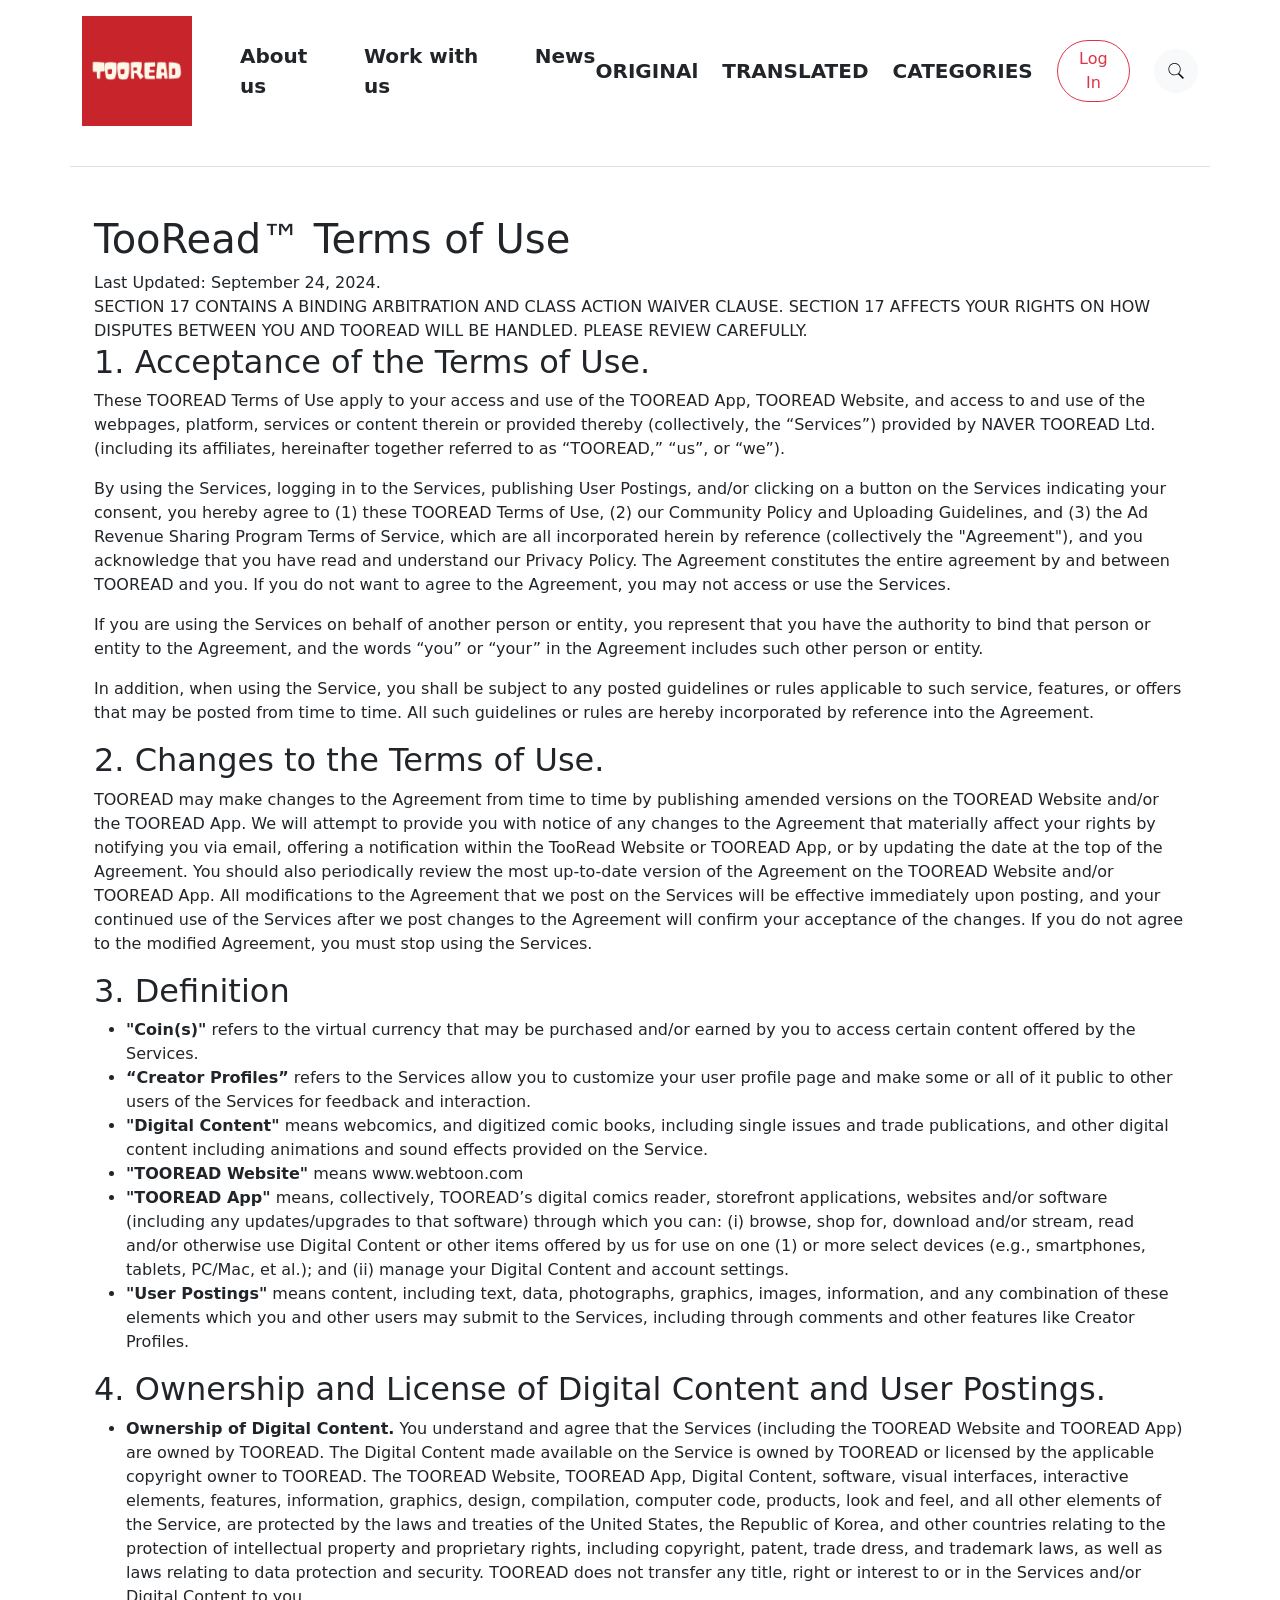
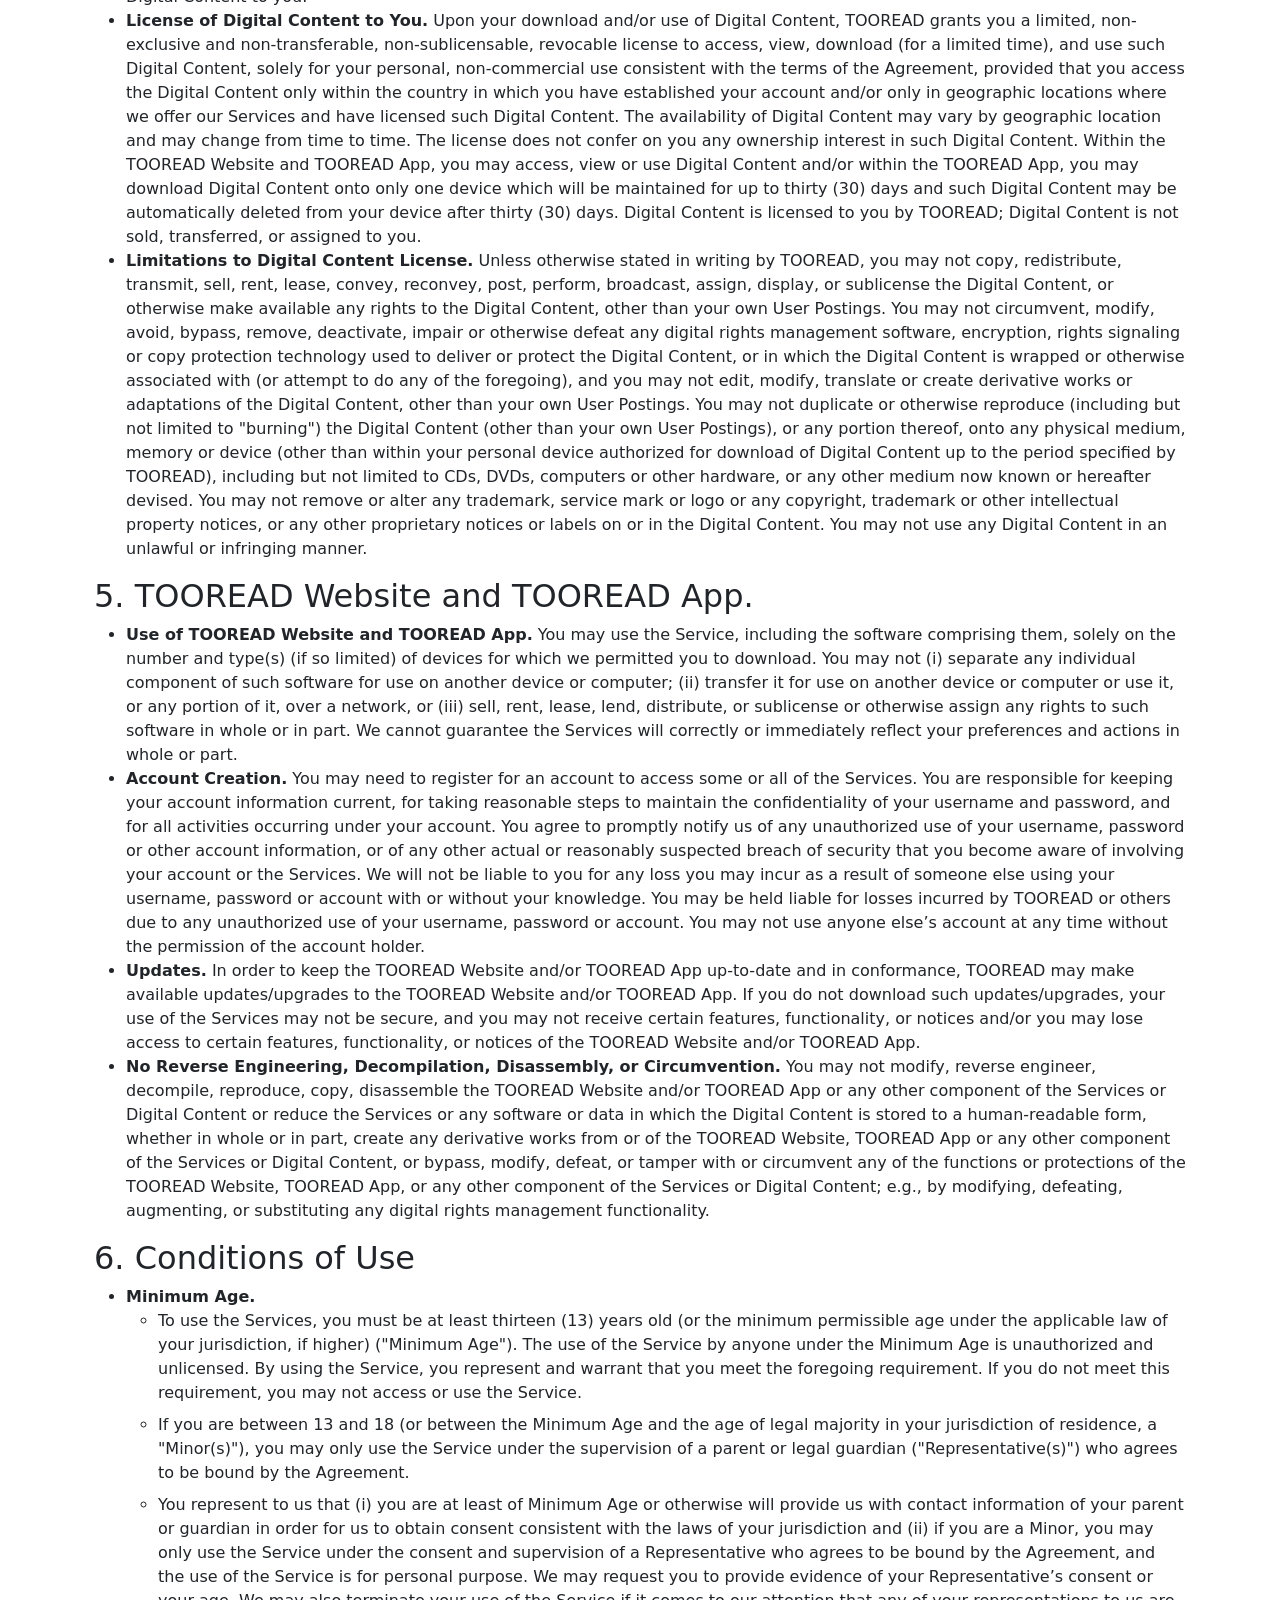
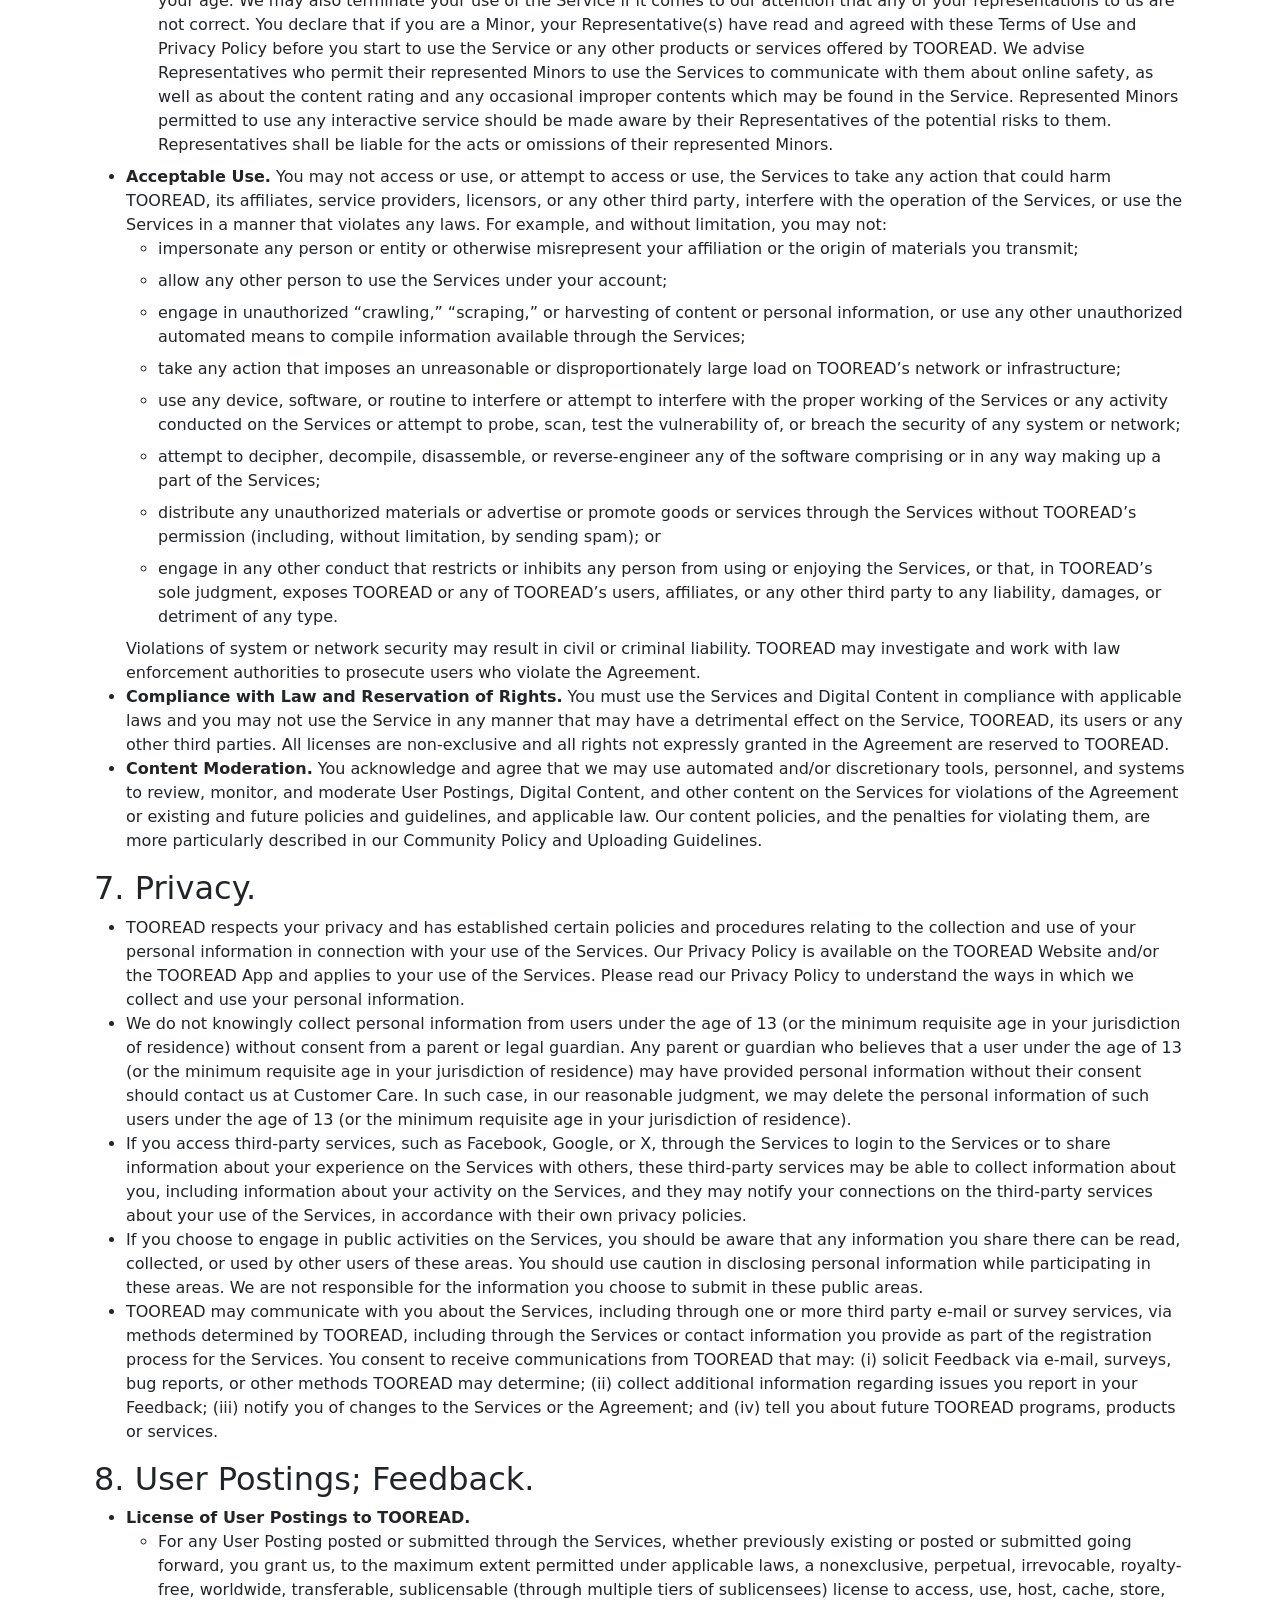
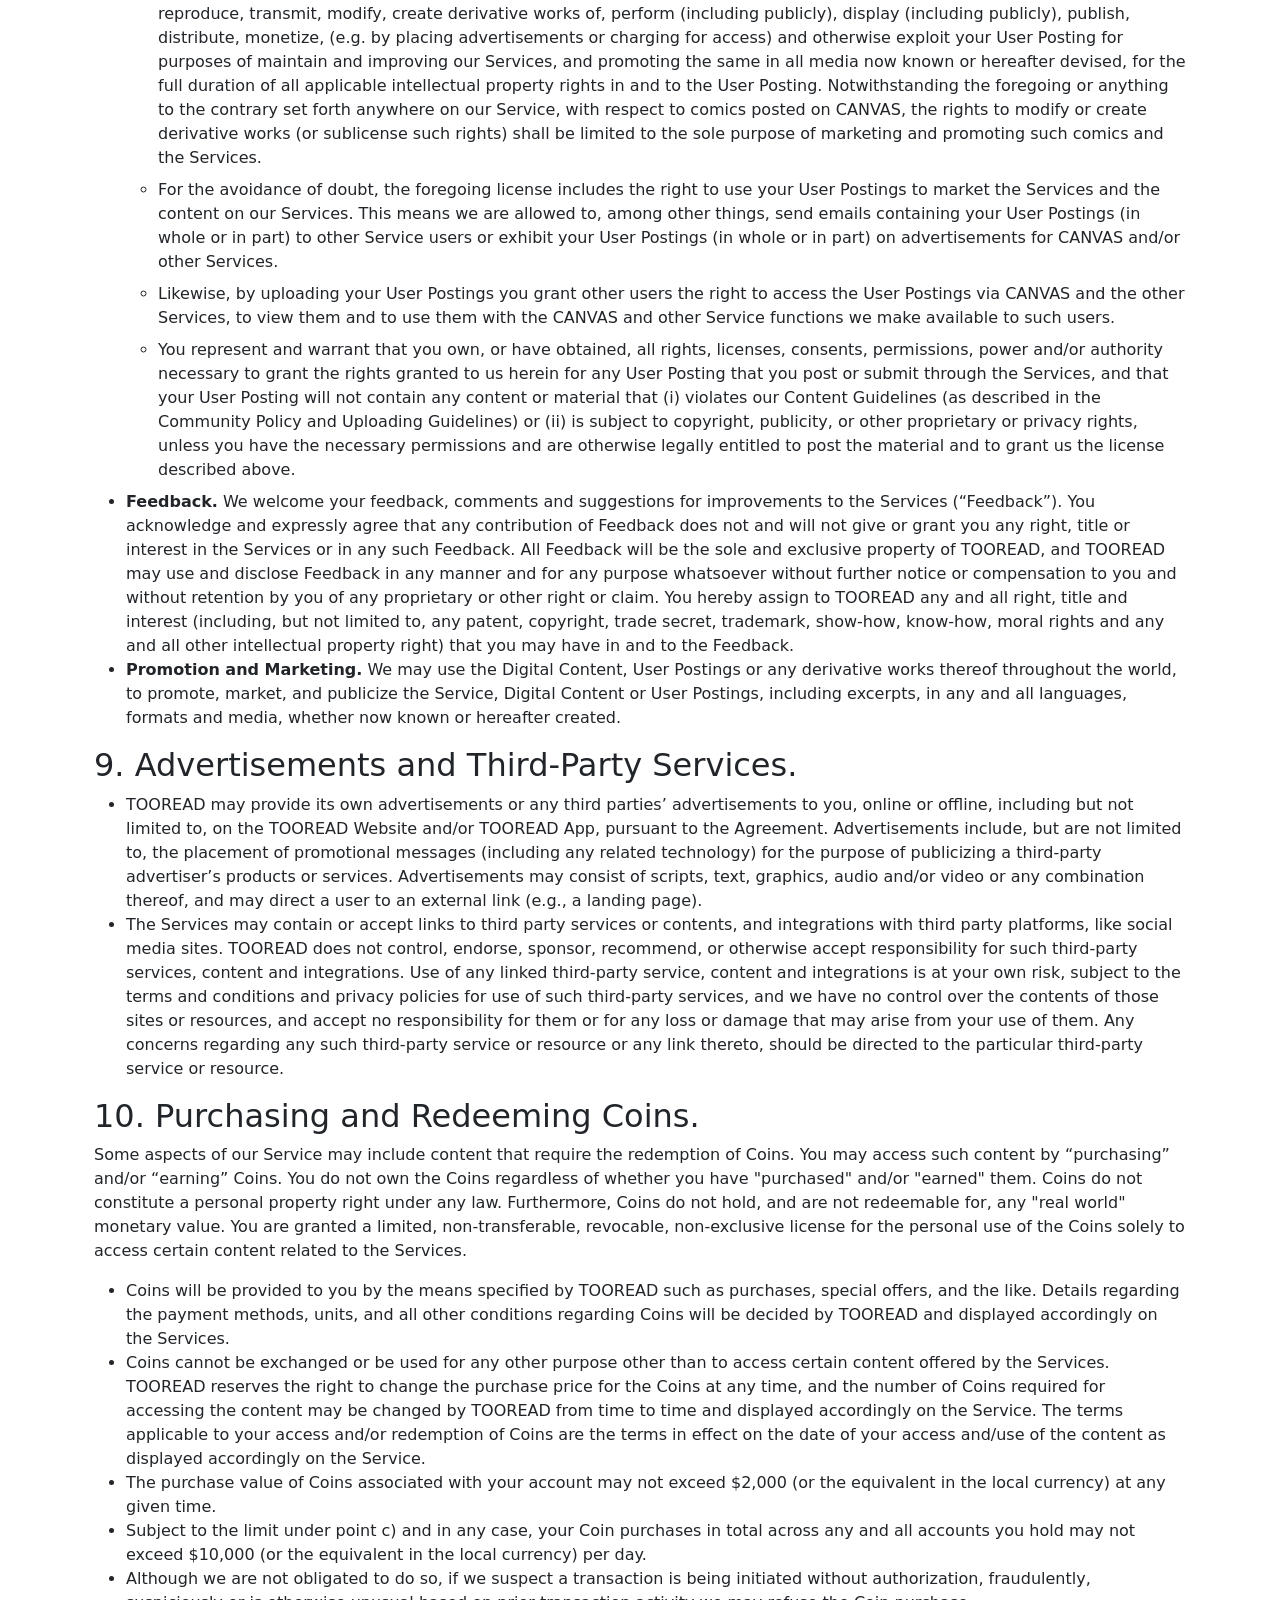
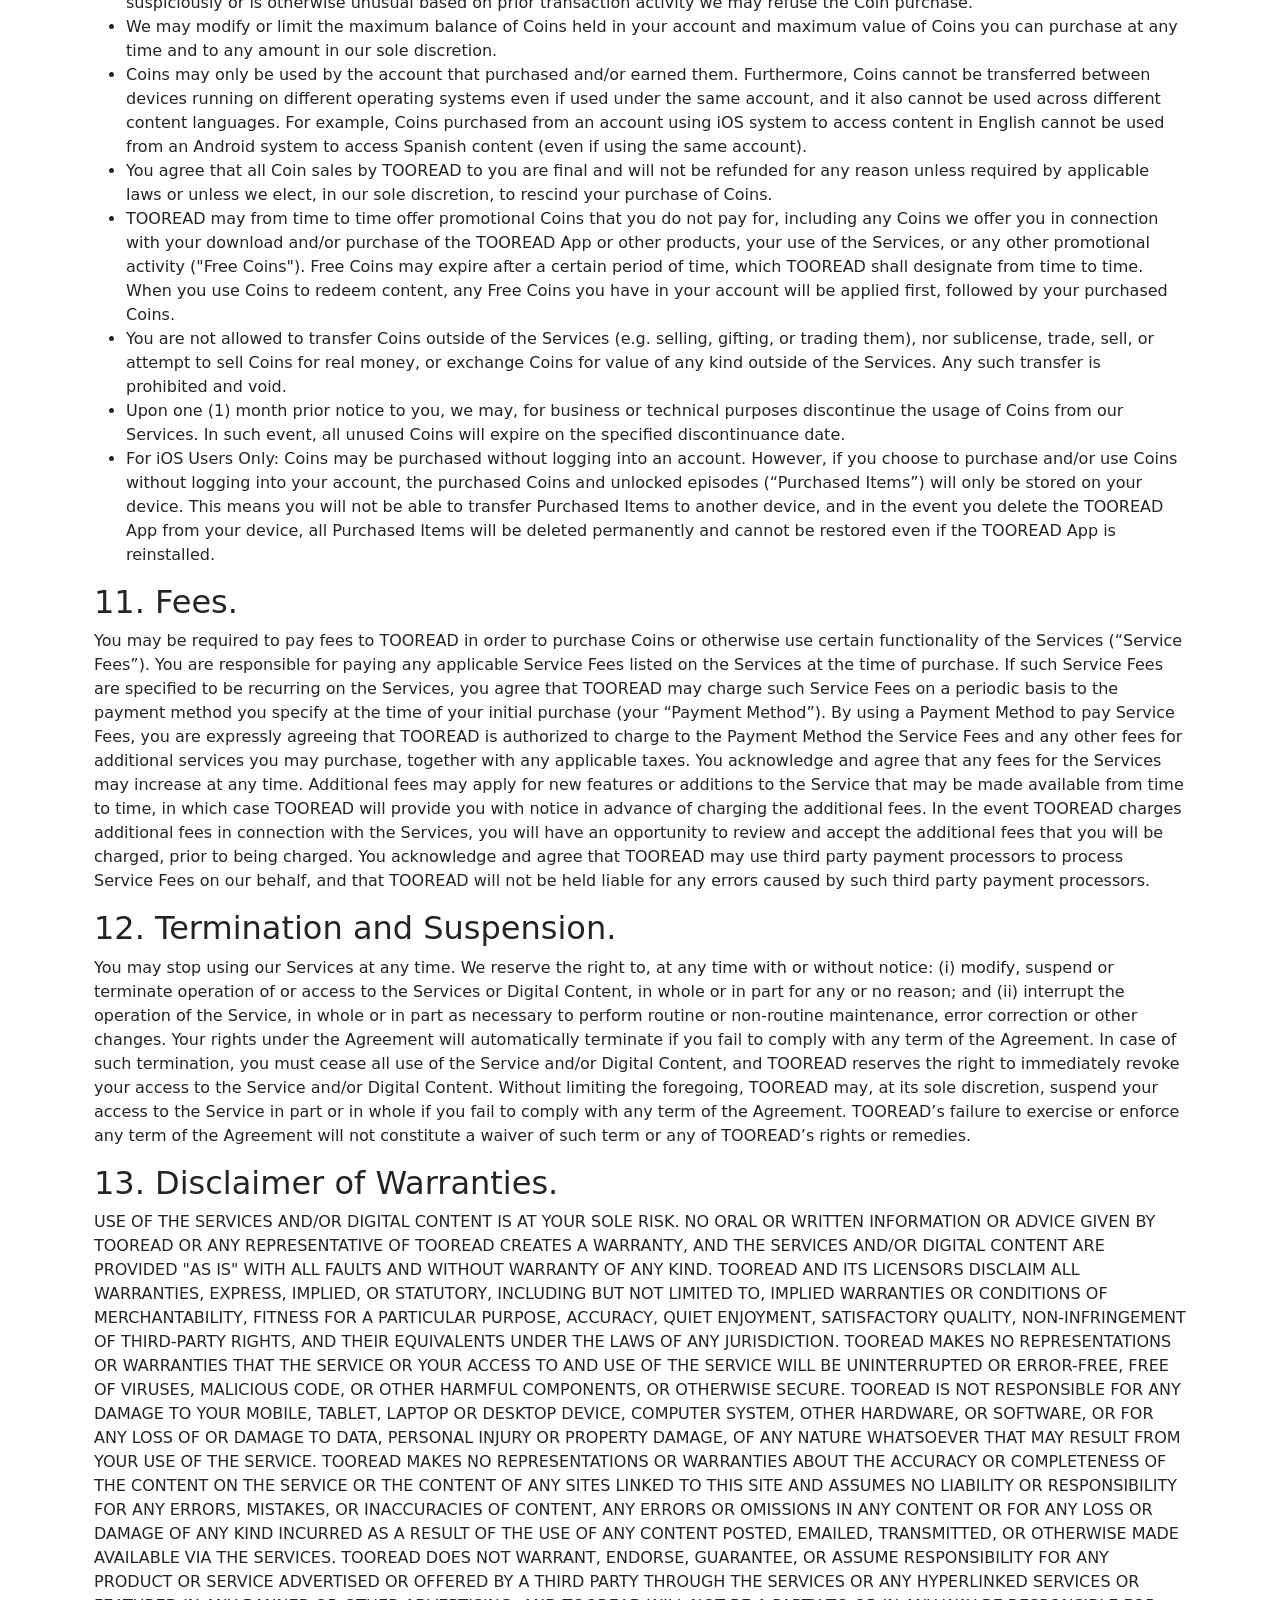
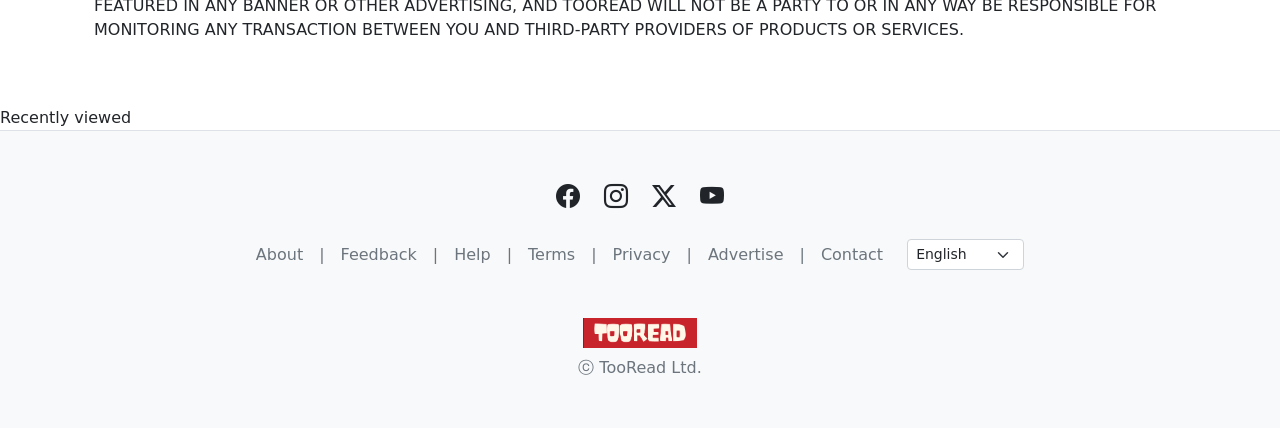
<file: frontend/terms.html>
<!DOCTYPE html>
<html lang="vi">

<head>
    <meta charset="UTF-8">
    <meta name="viewport" content="width=device-width, initial-scale=1.0">
    <title>TooRead - Read Light Novel Online</title>
    <link rel="stylesheet" href="bootstrap-5.2.1-dist/bootstrap-5.2.1-dist/css/bootstrap.min.css">
    <link rel="stylesheet" href="main.css">
    <link rel="stylesheet" href="https://cdn.jsdelivr.net/npm/bootstrap-icons@1.11.3/font/bootstrap-icons.min.css">
    <link rel="stylesheet" href="bootstrap-5.2.1-dist/bootstrap-5.2.1-dist/js/bootstrap.bundle.min.js">
    <link rel="stylesheet" href="https://cdn.jsdelivr.net/npm/bootstrap-icons@1.11.3/font/bootstrap-icons.min.css">
</head>


<body>

    <header class="container d-flex justify-content-between align-items-center py-3 fs-5">

        <!-- LEFT -->
        <div class="d-flex align-items-center gap-5">

            <!-- LOGO -->
            <a href="index.html">
                <img src="logo.webp" alt="Logo TooRead" width="110">
            </a>

            <!-- MENU LEFT -->
            <nav>
                <ul class="d-flex gap-4 list-unstyled m-0">

                    <li><a href="#" class="nav-link fw-semibold p-0">About us</a></li>

                    <li><a href="#" class="nav-link fw-semibold p-0">Work with us</a></li>

                    <li><a href="#" class="nav-link fw-semibold p-0">News</a></li>

                </ul>
            </nav>

        </div>

        <!-- RIGHT -->
        <div>
            <nav>
                <ul class="d-flex gap-4 list-unstyled m-0 align-items-center">

                    <li>
                        <a href="#" class="nav-link fw-semibold p-0">ORIGINAl</a>
                    </li>

                    <li>
                        <a href="#" class="nav-link fw-semibold p-0">TRANSLATED</a>
                    </li>

                    <li>
                        <a href="#" class="nav-link fw-semibold p-0">CATEGORIES</a>
                    </li>

                    <!-- LOGIN -->
                    <li>
                        <button class="btn btn-outline-danger rounded-pill" data-bs-toggle="modal"
                            data-bs-target="#authModal">
                            Log In
                        </button>
                    </li>

                    <!-- SEARCH -->
                    <li>
                        <button class="btn btn-light rounded-circle d-flex align-items-center justify-content-center"
                            style="width: 44px; height: 44px;">
                            <svg xmlns="http://www.w3.org/2000/svg" width="20" height="20" viewBox="0 0 50 50"
                                fill="currentColor">
                                <path
                                    d="M 21 3 C 11.621094 3 4 10.621094 4 20 C 4 29.378906 11.621094 37 21 37 C 24.710938 37 28.140625 35.804688 30.9375 33.78125 L 44.09375 46.90625 L 46.90625 44.09375 L 33.90625 31.0625 C 36.460938 28.085938 38 24.222656 38 20 C 38 10.621094 30.378906 3 21 3 Z M 21 5 C 29.296875 5 36 11.703125 36 20 C 36 28.296875 29.296875 35 21 35 C 12.703125 35 6 28.296875 6 20 C 6 11.703125 12.703125 5 21 5 Z">
                                </path>
                            </svg>
                        </button>
                    </li>

                </ul>
            </nav>
        </div>

    </header>

    <header
        class="container d-flex justify-content-between align-items-center py-3 pb-2 border-bottom border-secondary-subtle">
    </header>

    <div class="page-wrapper container-fluid p-0">
        
        <div class="container py-5 px-4 content-area">
            <h1 class="terms-title">TooRead™ Terms of Use</h1>
            <div class="terms-update-date">Last Updated: September 24, 2024.</div>

            <div class="terms-alert-box">
                SECTION 17 CONTAINS A BINDING ARBITRATION AND CLASS ACTION WAIVER CLAUSE. SECTION 17 AFFECTS YOUR RIGHTS ON HOW DISPUTES BETWEEN YOU AND TOOREAD WILL BE HANDLED. PLEASE REVIEW CAREFULLY.
            </div>

            <h2 class="terms-section-heading">1. Acceptance of the Terms of Use.</h2>
            <p class="terms-paragraph">
                These TOOREAD Terms of Use apply to your access and use of the TOOREAD App, TOOREAD Website, and access to and use of the webpages, platform, services or content therein or provided thereby (collectively, the “Services”) provided by NAVER TOOREAD Ltd. (including its affiliates, hereinafter together referred to as “TOOREAD,” “us”, or “we”).
            </p>
            <p class="terms-paragraph">
                By using the Services, logging in to the Services, publishing User Postings, and/or clicking on a button on the Services indicating your consent, you hereby agree to (1) these TOOREAD Terms of Use, (2) our Community Policy and Uploading Guidelines, and (3) the Ad Revenue Sharing Program Terms of Service, which are all incorporated herein by reference (collectively the "Agreement"), and you acknowledge that you have read and understand our Privacy Policy. The Agreement constitutes the entire agreement by and between TOOREAD and you. If you do not want to agree to the Agreement, you may not access or use the Services.
            </p>
            <p class="terms-paragraph">
                If you are using the Services on behalf of another person or entity, you represent that you have the authority to bind that person or entity to the Agreement, and the words “you” or “your” in the Agreement includes such other person or entity.
            </p>
            <p class="terms-paragraph">
                In addition, when using the Service, you shall be subject to any posted guidelines or rules applicable to such service, features, or offers that may be posted from time to time. All such guidelines or rules are hereby incorporated by reference into the Agreement.
            </p>

            <h2 class="terms-section-heading">2. Changes to the Terms of Use.</h2>
            <p class="terms-paragraph">
                TOOREAD may make changes to the Agreement from time to time by publishing amended versions on the TOOREAD Website and/or the TOOREAD App. We will attempt to provide you with notice of any changes to the Agreement that materially affect your rights by notifying you via email, offering a notification within the TooRead Website or TOOREAD App, or by updating the date at the top of the Agreement. You should also periodically review the most up-to-date version of the Agreement on the TOOREAD Website and/or TOOREAD App. All modifications to the Agreement that we post on the Services will be effective immediately upon posting, and your continued use of the Services after we post changes to the Agreement will confirm your acceptance of the changes. If you do not agree to the modified Agreement, you must stop using the Services.
            </p>

            <h2 class="terms-section-heading">3. Definition</h2>
            <ul class="terms-list">
                <li class="terms-list-item"><strong>"Coin(s)"</strong> refers to the virtual currency that may be purchased and/or earned by you to access certain content offered by the Services.</li>
                <li class="terms-list-item"><strong>“Creator Profiles”</strong> refers to the Services allow you to customize your user profile page and make some or all of it public to other users of the Services for feedback and interaction.</li>
                <li class="terms-list-item"><strong>"Digital Content"</strong> means webcomics, and digitized comic books, including single issues and trade publications, and other digital content including animations and sound effects provided on the Service.</li>
                <li class="terms-list-item"><strong>"TOOREAD Website"</strong> means www.webtoon.com</li>
                <li class="terms-list-item"><strong>"TOOREAD App"</strong> means, collectively, TOOREAD’s digital comics reader, storefront applications, websites and/or software (including any updates/upgrades to that software) through which you can: (i) browse, shop for, download and/or stream, read and/or otherwise use Digital Content or other items offered by us for use on one (1) or more select devices (e.g., smartphones, tablets, PC/Mac, et al.); and (ii) manage your Digital Content and account settings.</li>
                <li class="terms-list-item"><strong>"User Postings"</strong> means content, including text, data, photographs, graphics, images, information, and any combination of these elements which you and other users may submit to the Services, including through comments and other features like Creator Profiles.</li>
            </ul>

            <h2 class="terms-section-heading">4. Ownership and License of Digital Content and User Postings.</h2>
            <ul class="terms-list">
                <li class="terms-list-item">
                    <strong>Ownership of Digital Content.</strong> You understand and agree that the Services (including the TOOREAD Website and TOOREAD App) are owned by TOOREAD. The Digital Content made available on the Service is owned by TOOREAD or licensed by the applicable copyright owner to TOOREAD. The TOOREAD Website, TOOREAD App, Digital Content, software, visual interfaces, interactive elements, features, information, graphics, design, compilation, computer code, products, look and feel, and all other elements of the Service, are protected by the laws and treaties of the United States, the Republic of Korea, and other countries relating to the protection of intellectual property and proprietary rights, including copyright, patent, trade dress, and trademark laws, as well as laws relating to data protection and security. TOOREAD does not transfer any title, right or interest to or in the Services and/or Digital Content to you.
                </li>
                <li class="terms-list-item">
                    <strong>License of Digital Content to You.</strong> Upon your download and/or use of Digital Content, TOOREAD grants you a limited, non-exclusive and non-transferable, non-sublicensable, revocable license to access, view, download (for a limited time), and use such Digital Content, solely for your personal, non-commercial use consistent with the terms of the Agreement, provided that you access the Digital Content only within the country in which you have established your account and/or only in geographic locations where we offer our Services and have licensed such Digital Content. The availability of Digital Content may vary by geographic location and may change from time to time. The license does not confer on you any ownership interest in such Digital Content. Within the TOOREAD Website and TOOREAD App, you may access, view or use Digital Content and/or within the TOOREAD App, you may download Digital Content onto only one device which will be maintained for up to thirty (30) days and such Digital Content may be automatically deleted from your device after thirty (30) days. Digital Content is licensed to you by TOOREAD; Digital Content is not sold, transferred, or assigned to you.
                </li>
                <li class="terms-list-item">
                    <strong>Limitations to Digital Content License.</strong> Unless otherwise stated in writing by TOOREAD, you may not copy, redistribute, transmit, sell, rent, lease, convey, reconvey, post, perform, broadcast, assign, display, or sublicense the Digital Content, or otherwise make available any rights to the Digital Content, other than your own User Postings. You may not circumvent, modify, avoid, bypass, remove, deactivate, impair or otherwise defeat any digital rights management software, encryption, rights signaling or copy protection technology used to deliver or protect the Digital Content, or in which the Digital Content is wrapped or otherwise associated with (or attempt to do any of the foregoing), and you may not edit, modify, translate or create derivative works or adaptations of the Digital Content, other than your own User Postings. You may not duplicate or otherwise reproduce (including but not limited to "burning") the Digital Content (other than your own User Postings), or any portion thereof, onto any physical medium, memory or device (other than within your personal device authorized for download of Digital Content up to the period specified by TOOREAD), including but not limited to CDs, DVDs, computers or other hardware, or any other medium now known or hereafter devised. You may not remove or alter any trademark, service mark or logo or any copyright, trademark or other intellectual property notices, or any other proprietary notices or labels on or in the Digital Content. You may not use any Digital Content in an unlawful or infringing manner.
                </li>
            </ul>

            <h2 class="terms-section-heading">5. TOOREAD Website and TOOREAD App.</h2>
            <ul class="terms-list">
                <li class="terms-list-item"><strong>Use of TOOREAD Website and TOOREAD App.</strong> You may use the Service, including the software comprising them, solely on the number and type(s) (if so limited) of devices for which we permitted you to download. You may not (i) separate any individual component of such software for use on another device or computer; (ii) transfer it for use on another device or computer or use it, or any portion of it, over a network, or (iii) sell, rent, lease, lend, distribute, or sublicense or otherwise assign any rights to such software in whole or in part. We cannot guarantee the Services will correctly or immediately reflect your preferences and actions in whole or part.</li>
                <li class="terms-list-item"><strong>Account Creation.</strong> You may need to register for an account to access some or all of the Services. You are responsible for keeping your account information current, for taking reasonable steps to maintain the confidentiality of your username and password, and for all activities occurring under your account. You agree to promptly notify us of any unauthorized use of your username, password or other account information, or of any other actual or reasonably suspected breach of security that you become aware of involving your account or the Services. We will not be liable to you for any loss you may incur as a result of someone else using your username, password or account with or without your knowledge. You may be held liable for losses incurred by TOOREAD or others due to any unauthorized use of your username, password or account. You may not use anyone else’s account at any time without the permission of the account holder.</li>
                <li class="terms-list-item"><strong>Updates.</strong> In order to keep the TOOREAD Website and/or TOOREAD App up-to-date and in conformance, TOOREAD may make available updates/upgrades to the TOOREAD Website and/or TOOREAD App. If you do not download such updates/upgrades, your use of the Services may not be secure, and you may not receive certain features, functionality, or notices and/or you may lose access to certain features, functionality, or notices of the TOOREAD Website and/or TOOREAD App.</li>
                <li class="terms-list-item"><strong>No Reverse Engineering, Decompilation, Disassembly, or Circumvention.</strong> You may not modify, reverse engineer, decompile, reproduce, copy, disassemble the TOOREAD Website and/or TOOREAD App or any other component of the Services or Digital Content or reduce the Services or any software or data in which the Digital Content is stored to a human-readable form, whether in whole or in part, create any derivative works from or of the TOOREAD Website, TOOREAD App or any other component of the Services or Digital Content, or bypass, modify, defeat, or tamper with or circumvent any of the functions or protections of the TOOREAD Website, TOOREAD App, or any other component of the Services or Digital Content; e.g., by modifying, defeating, augmenting, or substituting any digital rights management functionality.</li>
            </ul>

            <h2 class="terms-section-heading">6. Conditions of Use</h2>
            <ul class="terms-list">
                <li class="terms-list-item">
                    <strong>Minimum Age.</strong>
                    <ul class="terms-sub-list">
                        <li class="mb-2">To use the Services, you must be at least thirteen (13) years old (or the minimum permissible age under the applicable law of your jurisdiction, if higher) ("Minimum Age"). The use of the Service by anyone under the Minimum Age is unauthorized and unlicensed. By using the Service, you represent and warrant that you meet the foregoing requirement. If you do not meet this requirement, you may not access or use the Service.</li>
                        <li class="mb-2">If you are between 13 and 18 (or between the Minimum Age and the age of legal majority in your jurisdiction of residence, a "Minor(s)"), you may only use the Service under the supervision of a parent or legal guardian ("Representative(s)") who agrees to be bound by the Agreement.</li>
                        <li class="mb-2">You represent to us that (i) you are at least of Minimum Age or otherwise will provide us with contact information of your parent or guardian in order for us to obtain consent consistent with the laws of your jurisdiction and (ii) if you are a Minor, you may only use the Service under the consent and supervision of a Representative who agrees to be bound by the Agreement, and the use of the Service is for personal purpose. We may request you to provide evidence of your Representative’s consent or your age. We may also terminate your use of the Service if it comes to our attention that any of your representations to us are not correct. You declare that if you are a Minor, your Representative(s) have read and agreed with these Terms of Use and Privacy Policy before you start to use the Service or any other products or services offered by TOOREAD. We advise Representatives who permit their represented Minors to use the Services to communicate with them about online safety, as well as about the content rating and any occasional improper contents which may be found in the Service. Represented Minors permitted to use any interactive service should be made aware by their Representatives of the potential risks to them. Representatives shall be liable for the acts or omissions of their represented Minors.</li>
                    </ul>
                </li>
                <li class="terms-list-item">
                    <strong>Acceptable Use.</strong> You may not access or use, or attempt to access or use, the Services to take any action that could harm TOOREAD, its affiliates, service providers, licensors, or any other third party, interfere with the operation of the Services, or use the Services in a manner that violates any laws. For example, and without limitation, you may not:
                    <ul class="terms-sub-list">
                        <li class="mb-2">impersonate any person or entity or otherwise misrepresent your affiliation or the origin of materials you transmit;</li>
                        <li class="mb-2">allow any other person to use the Services under your account;</li>
                        <li class="mb-2">engage in unauthorized “crawling,” “scraping,” or harvesting of content or personal information, or use any other unauthorized automated means to compile information available through the Services;</li>
                        <li class="mb-2">take any action that imposes an unreasonable or disproportionately large load on TOOREAD’s network or infrastructure;</li>
                        <li class="mb-2">use any device, software, or routine to interfere or attempt to interfere with the proper working of the Services or any activity conducted on the Services or attempt to probe, scan, test the vulnerability of, or breach the security of any system or network;</li>
                        <li class="mb-2">attempt to decipher, decompile, disassemble, or reverse-engineer any of the software comprising or in any way making up a part of the Services;</li>
                        <li class="mb-2">distribute any unauthorized materials or advertise or promote goods or services through the Services without TOOREAD’s permission (including, without limitation, by sending spam); or</li>
                        <li class="mb-2">engage in any other conduct that restricts or inhibits any person from using or enjoying the Services, or that, in TOOREAD’s sole judgment, exposes TOOREAD or any of TOOREAD’s users, affiliates, or any other third party to any liability, damages, or detriment of any type.</li>
                    </ul>
                    Violations of system or network security may result in civil or criminal liability. TOOREAD may investigate and work with law enforcement authorities to prosecute users who violate the Agreement.
                </li>
                <li class="terms-list-item"><strong>Compliance with Law and Reservation of Rights.</strong> You must use the Services and Digital Content in compliance with applicable laws and you may not use the Service in any manner that may have a detrimental effect on the Service, TOOREAD, its users or any other third parties. All licenses are non-exclusive and all rights not expressly granted in the Agreement are reserved to TOOREAD.</li>
                <li class="terms-list-item"><strong>Content Moderation.</strong> You acknowledge and agree that we may use automated and/or discretionary tools, personnel, and systems to review, monitor, and moderate User Postings, Digital Content, and other content on the Services for violations of the Agreement or existing and future policies and guidelines, and applicable law. Our content policies, and the penalties for violating them, are more particularly described in our Community Policy and Uploading Guidelines.</li>
            </ul>

            <h2 class="terms-section-heading">7. Privacy.</h2>
            <ul class="terms-list">
                <li class="terms-list-item">TOOREAD respects your privacy and has established certain policies and procedures relating to the collection and use of your personal information in connection with your use of the Services. Our Privacy Policy is available on the TOOREAD Website and/or the TOOREAD App and applies to your use of the Services. Please read our Privacy Policy to understand the ways in which we collect and use your personal information.</li>
                <li class="terms-list-item">We do not knowingly collect personal information from users under the age of 13 (or the minimum requisite age in your jurisdiction of residence) without consent from a parent or legal guardian. Any parent or guardian who believes that a user under the age of 13 (or the minimum requisite age in your jurisdiction of residence) may have provided personal information without their consent should contact us at Customer Care. In such case, in our reasonable judgment, we may delete the personal information of such users under the age of 13 (or the minimum requisite age in your jurisdiction of residence).</li>
                <li class="terms-list-item">If you access third-party services, such as Facebook, Google, or X, through the Services to login to the Services or to share information about your experience on the Services with others, these third-party services may be able to collect information about you, including information about your activity on the Services, and they may notify your connections on the third-party services about your use of the Services, in accordance with their own privacy policies.</li>
                <li class="terms-list-item">If you choose to engage in public activities on the Services, you should be aware that any information you share there can be read, collected, or used by other users of these areas. You should use caution in disclosing personal information while participating in these areas. We are not responsible for the information you choose to submit in these public areas.</li>
                <li class="terms-list-item">TOOREAD may communicate with you about the Services, including through one or more third party e-mail or survey services, via methods determined by TOOREAD, including through the Services or contact information you provide as part of the registration process for the Services. You consent to receive communications from TOOREAD that may: (i) solicit Feedback via e-mail, surveys, bug reports, or other methods TOOREAD may determine; (ii) collect additional information regarding issues you report in your Feedback; (iii) notify you of changes to the Services or the Agreement; and (iv) tell you about future TOOREAD programs, products or services.</li>
            </ul>

            <h2 class="terms-section-heading">8. User Postings; Feedback.</h2>
            <ul class="terms-list">
                <li class="terms-list-item">
                    <strong>License of User Postings to TOOREAD.</strong>
                    <ul class="terms-sub-list">
                        <li class="mb-2">For any User Posting posted or submitted through the Services, whether previously existing or posted or submitted going forward, you grant us, to the maximum extent permitted under applicable laws, a nonexclusive, perpetual, irrevocable, royalty-free, worldwide, transferable, sublicensable (through multiple tiers of sublicensees) license to access, use, host, cache, store, reproduce, transmit, modify, create derivative works of, perform (including publicly), display (including publicly), publish, distribute, monetize, (e.g. by placing advertisements or charging for access) and otherwise exploit your User Posting for purposes of maintain and improving our Services, and promoting the same in all media now known or hereafter devised, for the full duration of all applicable intellectual property rights in and to the User Posting. Notwithstanding the foregoing or anything to the contrary set forth anywhere on our Service, with respect to comics posted on CANVAS, the rights to modify or create derivative works (or sublicense such rights) shall be limited to the sole purpose of marketing and promoting such comics and the Services.</li>
                        <li class="mb-2">For the avoidance of doubt, the foregoing license includes the right to use your User Postings to market the Services and the content on our Services. This means we are allowed to, among other things, send emails containing your User Postings (in whole or in part) to other Service users or exhibit your User Postings (in whole or in part) on advertisements for CANVAS and/or other Services.</li>
                        <li class="mb-2">Likewise, by uploading your User Postings you grant other users the right to access the User Postings via CANVAS and the other Services, to view them and to use them with the CANVAS and other Service functions we make available to such users.</li>
                        <li class="mb-2">You represent and warrant that you own, or have obtained, all rights, licenses, consents, permissions, power and/or authority necessary to grant the rights granted to us herein for any User Posting that you post or submit through the Services, and that your User Posting will not contain any content or material that (i) violates our Content Guidelines (as described in the Community Policy and Uploading Guidelines) or (ii) is subject to copyright, publicity, or other proprietary or privacy rights, unless you have the necessary permissions and are otherwise legally entitled to post the material and to grant us the license described above.</li>
                    </ul>
                </li>
                <li class="terms-list-item"><strong>Feedback.</strong> We welcome your feedback, comments and suggestions for improvements to the Services (“Feedback”). You acknowledge and expressly agree that any contribution of Feedback does not and will not give or grant you any right, title or interest in the Services or in any such Feedback. All Feedback will be the sole and exclusive property of TOOREAD, and TOOREAD may use and disclose Feedback in any manner and for any purpose whatsoever without further notice or compensation to you and without retention by you of any proprietary or other right or claim. You hereby assign to TOOREAD any and all right, title and interest (including, but not limited to, any patent, copyright, trade secret, trademark, show-how, know-how, moral rights and any and all other intellectual property right) that you may have in and to the Feedback.</li>
                <li class="terms-list-item"><strong>Promotion and Marketing.</strong> We may use the Digital Content, User Postings or any derivative works thereof throughout the world, to promote, market, and publicize the Service, Digital Content or User Postings, including excerpts, in any and all languages, formats and media, whether now known or hereafter created.</li>
            </ul>

            <h2 class="terms-section-heading">9. Advertisements and Third-Party Services.</h2>
            <ul class="terms-list">
                <li class="terms-list-item">TOOREAD may provide its own advertisements or any third parties’ advertisements to you, online or offline, including but not limited to, on the TOOREAD Website and/or TOOREAD App, pursuant to the Agreement. Advertisements include, but are not limited to, the placement of promotional messages (including any related technology) for the purpose of publicizing a third-party advertiser’s products or services. Advertisements may consist of scripts, text, graphics, audio and/or video or any combination thereof, and may direct a user to an external link (e.g., a landing page).</li>
                <li class="terms-list-item">The Services may contain or accept links to third party services or contents, and integrations with third party platforms, like social media sites. TOOREAD does not control, endorse, sponsor, recommend, or otherwise accept responsibility for such third-party services, content and integrations. Use of any linked third-party service, content and integrations is at your own risk, subject to the terms and conditions and privacy policies for use of such third-party services, and we have no control over the contents of those sites or resources, and accept no responsibility for them or for any loss or damage that may arise from your use of them. Any concerns regarding any such third-party service or resource or any link thereto, should be directed to the particular third-party service or resource.</li>
            </ul>

            <h2 class="terms-section-heading">10. Purchasing and Redeeming Coins.</h2>
            <p class="terms-paragraph">
                Some aspects of our Service may include content that require the redemption of Coins. You may access such content by “purchasing” and/or “earning” Coins. You do not own the Coins regardless of whether you have "purchased" and/or "earned" them. Coins do not constitute a personal property right under any law. Furthermore, Coins do not hold, and are not redeemable for, any "real world" monetary value. You are granted a limited, non-transferable, revocable, non-exclusive license for the personal use of the Coins solely to access certain content related to the Services.
            </p>
            <ul class="terms-list">
                <li class="terms-list-item">Coins will be provided to you by the means specified by TOOREAD such as purchases, special offers, and the like. Details regarding the payment methods, units, and all other conditions regarding Coins will be decided by TOOREAD and displayed accordingly on the Services.</li>
                <li class="terms-list-item">Coins cannot be exchanged or be used for any other purpose other than to access certain content offered by the Services. TOOREAD reserves the right to change the purchase price for the Coins at any time, and the number of Coins required for accessing the content may be changed by TOOREAD from time to time and displayed accordingly on the Service. The terms applicable to your access and/or redemption of Coins are the terms in effect on the date of your access and/use of the content as displayed accordingly on the Service.</li>
                <li class="terms-list-item">The purchase value of Coins associated with your account may not exceed $2,000 (or the equivalent in the local currency) at any given time.</li>
                <li class="terms-list-item">Subject to the limit under point c) and in any case, your Coin purchases in total across any and all accounts you hold may not exceed $10,000 (or the equivalent in the local currency) per day.</li>
                <li class="terms-list-item">Although we are not obligated to do so, if we suspect a transaction is being initiated without authorization, fraudulently, suspiciously or is otherwise unusual based on prior transaction activity we may refuse the Coin purchase.</li>
                <li class="terms-list-item">We may modify or limit the maximum balance of Coins held in your account and maximum value of Coins you can purchase at any time and to any amount in our sole discretion.</li>
                <li class="terms-list-item">Coins may only be used by the account that purchased and/or earned them. Furthermore, Coins cannot be transferred between devices running on different operating systems even if used under the same account, and it also cannot be used across different content languages. For example, Coins purchased from an account using iOS system to access content in English cannot be used from an Android system to access Spanish content (even if using the same account).</li>
                <li class="terms-list-item">You agree that all Coin sales by TOOREAD to you are final and will not be refunded for any reason unless required by applicable laws or unless we elect, in our sole discretion, to rescind your purchase of Coins.</li>
                <li class="terms-list-item">TOOREAD may from time to time offer promotional Coins that you do not pay for, including any Coins we offer you in connection with your download and/or purchase of the TOOREAD App or other products, your use of the Services, or any other promotional activity ("Free Coins"). Free Coins may expire after a certain period of time, which TOOREAD shall designate from time to time. When you use Coins to redeem content, any Free Coins you have in your account will be applied first, followed by your purchased Coins.</li>
                <li class="terms-list-item">You are not allowed to transfer Coins outside of the Services (e.g. selling, gifting, or trading them), nor sublicense, trade, sell, or attempt to sell Coins for real money, or exchange Coins for value of any kind outside of the Services. Any such transfer is prohibited and void.</li>
                <li class="terms-list-item">Upon one (1) month prior notice to you, we may, for business or technical purposes discontinue the usage of Coins from our Services. In such event, all unused Coins will expire on the specified discontinuance date.</li>
                <li class="terms-list-item">For iOS Users Only: Coins may be purchased without logging into an account. However, if you choose to purchase and/or use Coins without logging into your account, the purchased Coins and unlocked episodes (“Purchased Items”) will only be stored on your device. This means you will not be able to transfer Purchased Items to another device, and in the event you delete the TOOREAD App from your device, all Purchased Items will be deleted permanently and cannot be restored even if the TOOREAD App is reinstalled.</li>
            </ul>

            <h2 class="terms-section-heading">11. Fees.</h2>
            <p class="terms-paragraph">
                You may be required to pay fees to TOOREAD in order to purchase Coins or otherwise use certain functionality of the Services (“Service Fees”). You are responsible for paying any applicable Service Fees listed on the Services at the time of purchase. If such Service Fees are specified to be recurring on the Services, you agree that TOOREAD may charge such Service Fees on a periodic basis to the payment method you specify at the time of your initial purchase (your “Payment Method”). By using a Payment Method to pay Service Fees, you are expressly agreeing that TOOREAD is authorized to charge to the Payment Method the Service Fees and any other fees for additional services you may purchase, together with any applicable taxes. You acknowledge and agree that any fees for the Services may increase at any time. Additional fees may apply for new features or additions to the Service that may be made available from time to time, in which case TOOREAD will provide you with notice in advance of charging the additional fees. In the event TOOREAD charges additional fees in connection with the Services, you will have an opportunity to review and accept the additional fees that you will be charged, prior to being charged. You acknowledge and agree that TOOREAD may use third party payment processors to process Service Fees on our behalf, and that TOOREAD will not be held liable for any errors caused by such third party payment processors.
            </p>

            <h2 class="terms-section-heading">12. Termination and Suspension.</h2>
            <p class="terms-paragraph">
                You may stop using our Services at any time. We reserve the right to, at any time with or without notice: (i) modify, suspend or terminate operation of or access to the Services or Digital Content, in whole or in part for any or no reason; and (ii) interrupt the operation of the Service, in whole or in part as necessary to perform routine or non-routine maintenance, error correction or other changes. Your rights under the Agreement will automatically terminate if you fail to comply with any term of the Agreement. In case of such termination, you must cease all use of the Service and/or Digital Content, and TOOREAD reserves the right to immediately revoke your access to the Service and/or Digital Content. Without limiting the foregoing, TOOREAD may, at its sole discretion, suspend your access to the Service in part or in whole if you fail to comply with any term of the Agreement. TOOREAD’s failure to exercise or enforce any term of the Agreement will not constitute a waiver of such term or any of TOOREAD’s rights or remedies.
            </p>

            <h2 class="terms-section-heading">13. Disclaimer of Warranties.</h2>
            <p class="terms-paragraph">
                USE OF THE SERVICES AND/OR DIGITAL CONTENT IS AT YOUR SOLE RISK. NO ORAL OR WRITTEN INFORMATION OR ADVICE GIVEN BY TOOREAD OR ANY REPRESENTATIVE OF TOOREAD CREATES A WARRANTY, AND THE SERVICES AND/OR DIGITAL CONTENT ARE PROVIDED "AS IS" WITH ALL FAULTS AND WITHOUT WARRANTY OF ANY KIND. TOOREAD AND ITS LICENSORS DISCLAIM ALL WARRANTIES, EXPRESS, IMPLIED, OR STATUTORY, INCLUDING BUT NOT LIMITED TO, IMPLIED WARRANTIES OR CONDITIONS OF MERCHANTABILITY, FITNESS FOR A PARTICULAR PURPOSE, ACCURACY, QUIET ENJOYMENT, SATISFACTORY QUALITY, NON-INFRINGEMENT OF THIRD-PARTY RIGHTS, AND THEIR EQUIVALENTS UNDER THE LAWS OF ANY JURISDICTION. TOOREAD MAKES NO REPRESENTATIONS OR WARRANTIES THAT THE SERVICE OR YOUR ACCESS TO AND USE OF THE SERVICE WILL BE UNINTERRUPTED OR ERROR-FREE, FREE OF VIRUSES, MALICIOUS CODE, OR OTHER HARMFUL COMPONENTS, OR OTHERWISE SECURE. TOOREAD IS NOT RESPONSIBLE FOR ANY DAMAGE TO YOUR MOBILE, TABLET, LAPTOP OR DESKTOP DEVICE, COMPUTER SYSTEM, OTHER HARDWARE, OR SOFTWARE, OR FOR ANY LOSS OF OR DAMAGE TO DATA, PERSONAL INJURY OR PROPERTY DAMAGE, OF ANY NATURE WHATSOEVER THAT MAY RESULT FROM YOUR USE OF THE SERVICE. TOOREAD MAKES NO REPRESENTATIONS OR WARRANTIES ABOUT THE ACCURACY OR COMPLETENESS OF THE CONTENT ON THE SERVICE OR THE CONTENT OF ANY SITES LINKED TO THIS SITE AND ASSUMES NO LIABILITY OR RESPONSIBILITY FOR ANY ERRORS, MISTAKES, OR INACCURACIES OF CONTENT, ANY ERRORS OR OMISSIONS IN ANY CONTENT OR FOR ANY LOSS OR DAMAGE OF ANY KIND INCURRED AS A RESULT OF THE USE OF ANY CONTENT POSTED, EMAILED, TRANSMITTED, OR OTHERWISE MADE AVAILABLE VIA THE SERVICES. TOOREAD DOES NOT WARRANT, ENDORSE, GUARANTEE, OR ASSUME RESPONSIBILITY FOR ANY PRODUCT OR SERVICE ADVERTISED OR OFFERED BY A THIRD PARTY THROUGH THE SERVICES OR ANY HYPERLINKED SERVICES OR FEATURED IN ANY BANNER OR OTHER ADVERTISING, AND TOOREAD WILL NOT BE A PARTY TO OR IN ANY WAY BE RESPONSIBLE FOR MONITORING ANY TRANSACTION BETWEEN YOU AND THIRD-PARTY PROVIDERS OF PRODUCTS OR SERVICES.
            </p>
        </div>

        <div class="recently-viewed-btn">Recently viewed</div>

        <div class="right-decor-banner"></div>
    </div>

   <!--Phần footer-->
  <footer class="bg-light text-center py-5 border-top">
    <div class="container">
      <div class="d-flex justify-content-center gap-4 mb-4 text-dark fs-4">
        <a href="https://www.facebook.com/profile.php?id=61590154946234" target="_blank" rel="noopener noreferrer"
          class="text-dark text-decoration-none"><i class="bi bi-facebook"></i></a>
        <a href="#" class="text-dark text-decoration-none"><i class="bi bi-instagram"></i></a>
        <a href="#" class="text-dark text-decoration-none"><i class="bi bi-twitter-x"></i></a>
        <a href="https://www.youtube.com/channel/UCUM9mIBItZbT-6kkptJIomQ" target="_blank" rel="noopener noreferrer"
          class="text-dark text-decoration-none">
          <i class="bi bi-youtube"></i>
        </a>
      </div>

      <div class="d-flex flex-wrap justify-content-center align-items-center gap-3 mb-5 small-footer-links">
        <a href="aboutus.html" class="text-secondary text-decoration-none">About</a>
        <span class="text-muted divider">|</span>
        <a href="#" class="text-secondary text-decoration-none">Feedback</a>
        <span class="text-muted divider">|</span>
        <a href="#" class="text-secondary text-decoration-none">Help</a>
        <span class="text-muted divider">|</span>
        <a href="terms.html" class="text-secondary text-decoration-none">Terms</a>
        <span class="text-muted divider">|</span>
        <a href="privacy.html" class="text-secondary text-decoration-none">Privacy</a>
        <span class="text-muted divider">|</span>
        <a href="#" class="text-secondary text-decoration-none">Advertise</a>
        <span class="text-muted divider">|</span>
        <a href="contact.html" class="text-secondary text-decoration-none">Contact</a>

        <div class="ms-2">
          <select class="form-select form-select-sm language-dropdown">
            <option value="en" selected>English</option>
            <option value="vi">Tiếng Việt</option>
          </select>
        </div>
      </div>

      <div class="footer-brand-section">
        <div class="mb-2">
          <img src="logo2.webp" alt="TooRead Logo" class="webtoon-style-logo" style="height: 30px; width: auto" />
        </div>
        <p class="text-muted mb-0 copyright-text">ⓒ TooRead Ltd.</p>
      </div>
    </div>
  </footer>

    <div class="modal fade" id="authModal" tabindex="-1" aria-labelledby="authModalLabel" aria-hidden="true">
        <div class="modal-dialog modal-dialog-centered" style="max-width: 400px;">
            <div class="modal-content border-0 shadow-lg" style="border-radius: 16px; overflow: hidden;">

                <div class="modal-header border-0 pb-0 justify-content-end">
                    <button type="button" class="btn-close m-2" data-bs-dismiss="modal" aria-label="Close"></button>
                </div>

                <div class="modal-body px-4 pb-4 pt-0">
                    <div class="text-center mb-4">
                        <img src="logo2.webp" alt="TooRead Logo"
                            style="height: 28px; width: auto; object-fit: contain;">
                    </div>

                    <!--login -->
                    <div id="loginSection">
                        <div class="text-center mb-4">
                            <h4 class="fw-bold text-dark mb-1">Log in to TooRead</h4>
                            <p class="text-secondary small">Nhập tài khoản để tiếp tục đọc truyện</p>
                        </div>

                        <form id="modalLoginForm">
                            <div class="mb-3">
                                <label class="form-label small fw-semibold text-secondary">Email address</label>
                                <input type="email" id="modalLoginEmail" class="form-control rounded-3 py-2"
                                    placeholder="name@example.com" required>
                            </div>
                            <div class="mb-4">
                                <label class="form-label small fw-semibold text-secondary">Password</label>
                                <input type="password" id="modalLoginPassword" class="form-control rounded-3 py-2"
                                    placeholder="••••••••" required>
                            </div>
                            <button type="submit"
                                class="btn btn-dark w-100 rounded-pill py-2 fw-semibold mb-3 btn-auth-action">Sign
                                In</button>
                        </form>

                        <div class="text-center mt-2">
                            <p class="small text-secondary mb-0">Chưa có tài khoản? <a href="#" id="linkToRegister"
                                    class="text-danger text-decoration-none fw-bold">Đăng ký ngay</a></p>
                        </div>
                    </div>

                    <div id="registerSection" class="d-none">
                        <div class="text-center mb-4">
                            <h4 class="fw-bold text-dark mb-1">Create Account</h4>
                            <p class="text-secondary small">Đăng ký tài khoản TooRead miễn phí</p>
                        </div>

                        <form id="modalRegisterForm">
                            <div class="mb-3">
                                <label class="form-label small fw-semibold text-secondary">Username</label>
                                <input type="text" id="modalRegName" class="form-control rounded-3 py-2"
                                    placeholder="Nguyễn Văn A" required>
                            </div>
                            <div class="mb-3">
                                <label class="form-label small fw-semibold text-secondary">Email address</label>
                                <input type="email" id="modalRegEmail" class="form-control rounded-3 py-2"
                                    placeholder="name@example.com" required>
                            </div>
                            <div class="mb-4">
                                <label class="form-label small fw-semibold text-secondary">Password</label>
                                <input type="password" id="modalRegPassword" class="form-control rounded-3 py-2"
                                    placeholder="Tối thiểu 6 ký tự" minlength="6" required>
                            </div>
                            <button type="submit"
                                class="btn btn-dark w-100 rounded-pill py-2 fw-semibold mb-3 btn-auth-action">Sign
                                Up</button>
                        </form>

                        <div class="text-center mt-2">
                            <p class="small text-secondary mb-0">Đã có tài khoản? <a href="#" id="linkToLogin"
                                    class="text-danger text-decoration-none fw-bold">Đăng nhập</a></p>
                        </div>
                    </div>

                </div>
            </div>
        </div>
    </div>
    <script src="bootstrap-5.2.1-dist/bootstrap-5.2.1-dist/js/bootstrap.bundle.min.js"></script>
    <script src="auth.js"></script>
</body>
</html>
</file>
<file: frontend/main.css>
.nav-link {
    position: relative;
    transition: 0.2s ease;
}

/* hover underline đỏ */
.nav-link:hover::after {
    content: "";
    position: absolute;
    left: 0;
    bottom: -6px;
    width: 100%;
    height: 2px;
    background: #dc3545;
    /* đỏ bootstrap */
}

/* cho logo, login, search cũng có hover underline */
.hover-underline {
    position: relative;
}

/* --- ARD TRUYỆN TRANH & NÚT RỜI --- */

/* Khung ảnh tỷ lệ đứng truyện tranh 3:4 */
.thumbnail-box {
    position: relative;
    width: 100%;
    aspect-ratio: 3 / 4;
    background-color: #e9ecef;
    /* Nền xám khi chưa load được ảnh */
    overflow: hidden;
    border-radius: 6px;
}

/* Ảnh hiển thị bao phủ trọn vẹn khung */
.thumbnail-box img {
    width: 100%;
    height: 100%;
    object-fit: cover;
    display: block;
    text-indent: -10000px;
    /* Giấu text alt lỗi */
}

/* Tag góc trái trên của ảnh */
.badge-status {
    position: absolute;
    top: 8px;
    left: 8px;
    font-size: 11px;
    font-weight: 700;
    color: #ffffff;
    padding: 4px 8px;
    border-radius: 3px;
    z-index: 5;
}

/* Tiêu đề truyện giới hạn tối đa 2 dòng kèm dấu ... */
.comic-title {
    font-size: 15px;
    font-weight: 600;
    line-height: 1.3;
    margin-top: 12px;
    margin-bottom: 2px;
    color: #111;
    display: -webkit-box;
    -webkit-line-clamp: 2;
    -webkit-box-orient: vertical;
    overflow: hidden;
}

/* Nút đang được chọn (Active - Màu đen) */
.active-tab {
    background-color: #000000 !important;
    border: none;
    color: #ffffff !important;
}

/* Nút thông thường chưa chọn (Màu xám nhạt như trong ảnh mẫu) */
.btn-custom-light {
    background-color: #f1f1f1 !important;
    border: none;
}

.btn-custom-light:hover {
    background-color: #e2e2e2 !important;
}

/* Khung Banner siêu rộng */
.story-banner {
    width: 100%;
    height: 400px;
    background: linear-gradient(rgba(0, 0, 0, 0.4), rgba(0, 0, 0, 0.5)),
        url('banner-purple.jpg') center center / cover no-repeat;
    background-color: #1a0933;
}

.tracking-wider {
    letter-spacing: 1px;
}

.btn-subscribe {
    font-size: 14px;
    transition: all 0.2s ease;
}

.btn-subscribe:hover {
    background-color: #f1f1f1 !important;
    transform: scale(1.03);
}

/* Hiệu ứng nền khi di chuột vào dòng chương */
.chapter-item {
    transition: background-color 0.2s ease;
}

.chapter-item:hover {
    background-color: #f9f9f9;
}

/* Kiểu chữ tiêu đề chương */
.chapter-title {
    font-size: 15px;
    transition: color 0.2s ease;
}

/* ĐỔI MÀU ĐỎ KHI ĐƯA CHUỘT VÀO HÀNG TRUYỆN */
.chapter-item:hover .chapter-title {
    color: #dc3545 !important;
    /* Màu đỏ Bootstrap (Danger Red) */
}

.text-xs {
    font-size: 12px;
}

.btn-first-ep {
    font-size: 15px;
    transition: background-color 0.2s ease;
}

.btn-first-ep:hover {
    background-color: #222 !important;
}

.form-control:focus {
    border-color: #dc3545 !important;
    box-shadow: 0 0 0 0.25rem rgba(220, 53, 69, 0.25) !important;
}

.btn-auth-action {
    transition: transform 0.2s ease;
}

.btn-auth-action:hover {
    transform: scale(1.02);
}
</file>
